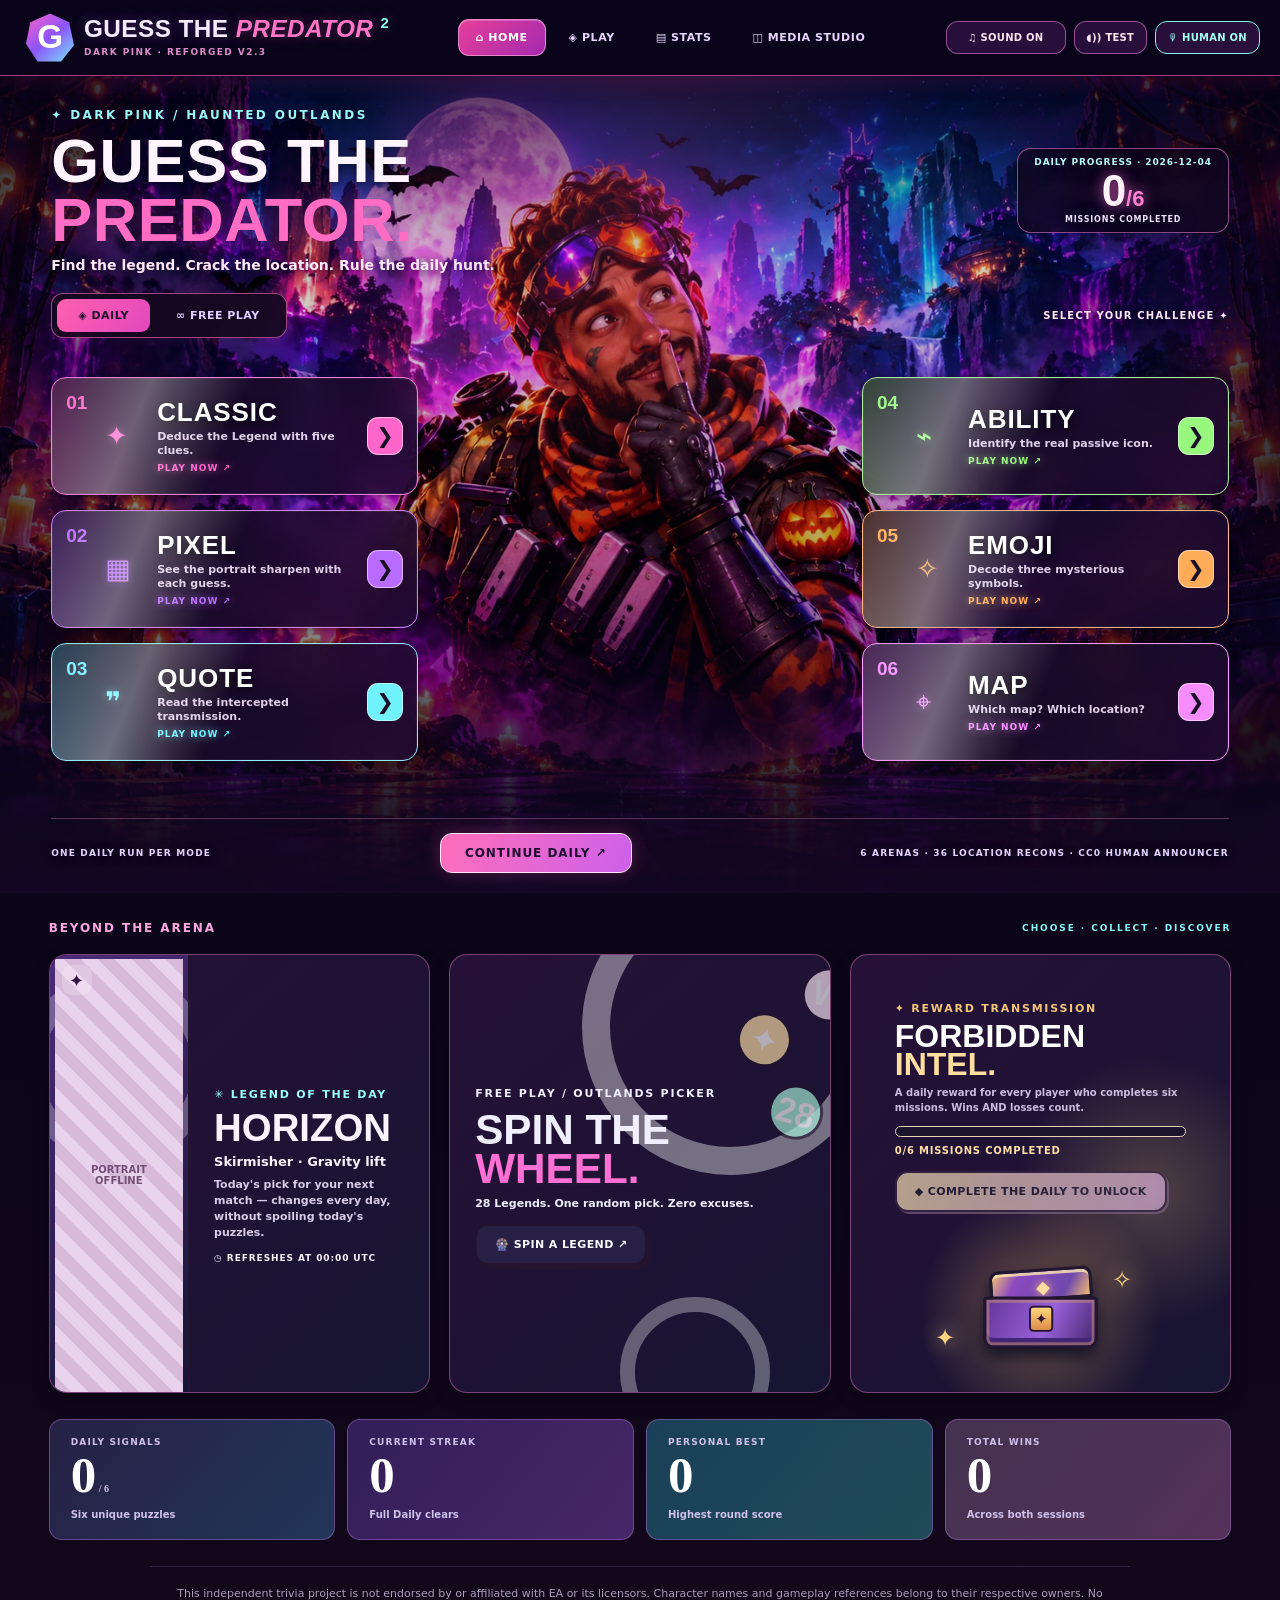
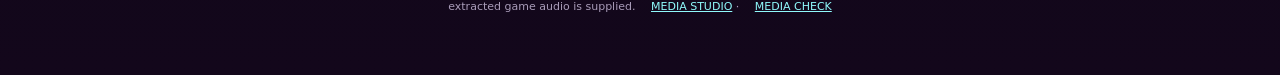
<file: index.html>
<!doctype html><html lang="en"><head><meta charset="utf-8"/><meta name="viewport" content="width=device-width,initial-scale=1"/><meta name="theme-color" content="#0b071b"/><meta name="description" content="Guess the Predator 2 — unofficial six-mode deduction arcade with Daily and Free Play."/><link rel="icon" href="./assets/favicon.svg" type="image/svg+xml"/><link rel="stylesheet" href="./styles.css?v=2.3.0"/><link rel="stylesheet" href="./pinkshift.css?v=2.3.0"/><link rel="stylesheet" href="./dark-pink-v23.css?v=2.3.0"/><title>Guess the Predator 2 — Dark Pink Reforged</title></head><body><div id="app"></div><script type="module" src="./src/app.mjs?v=2.3.0"></script></body></html>
</file>
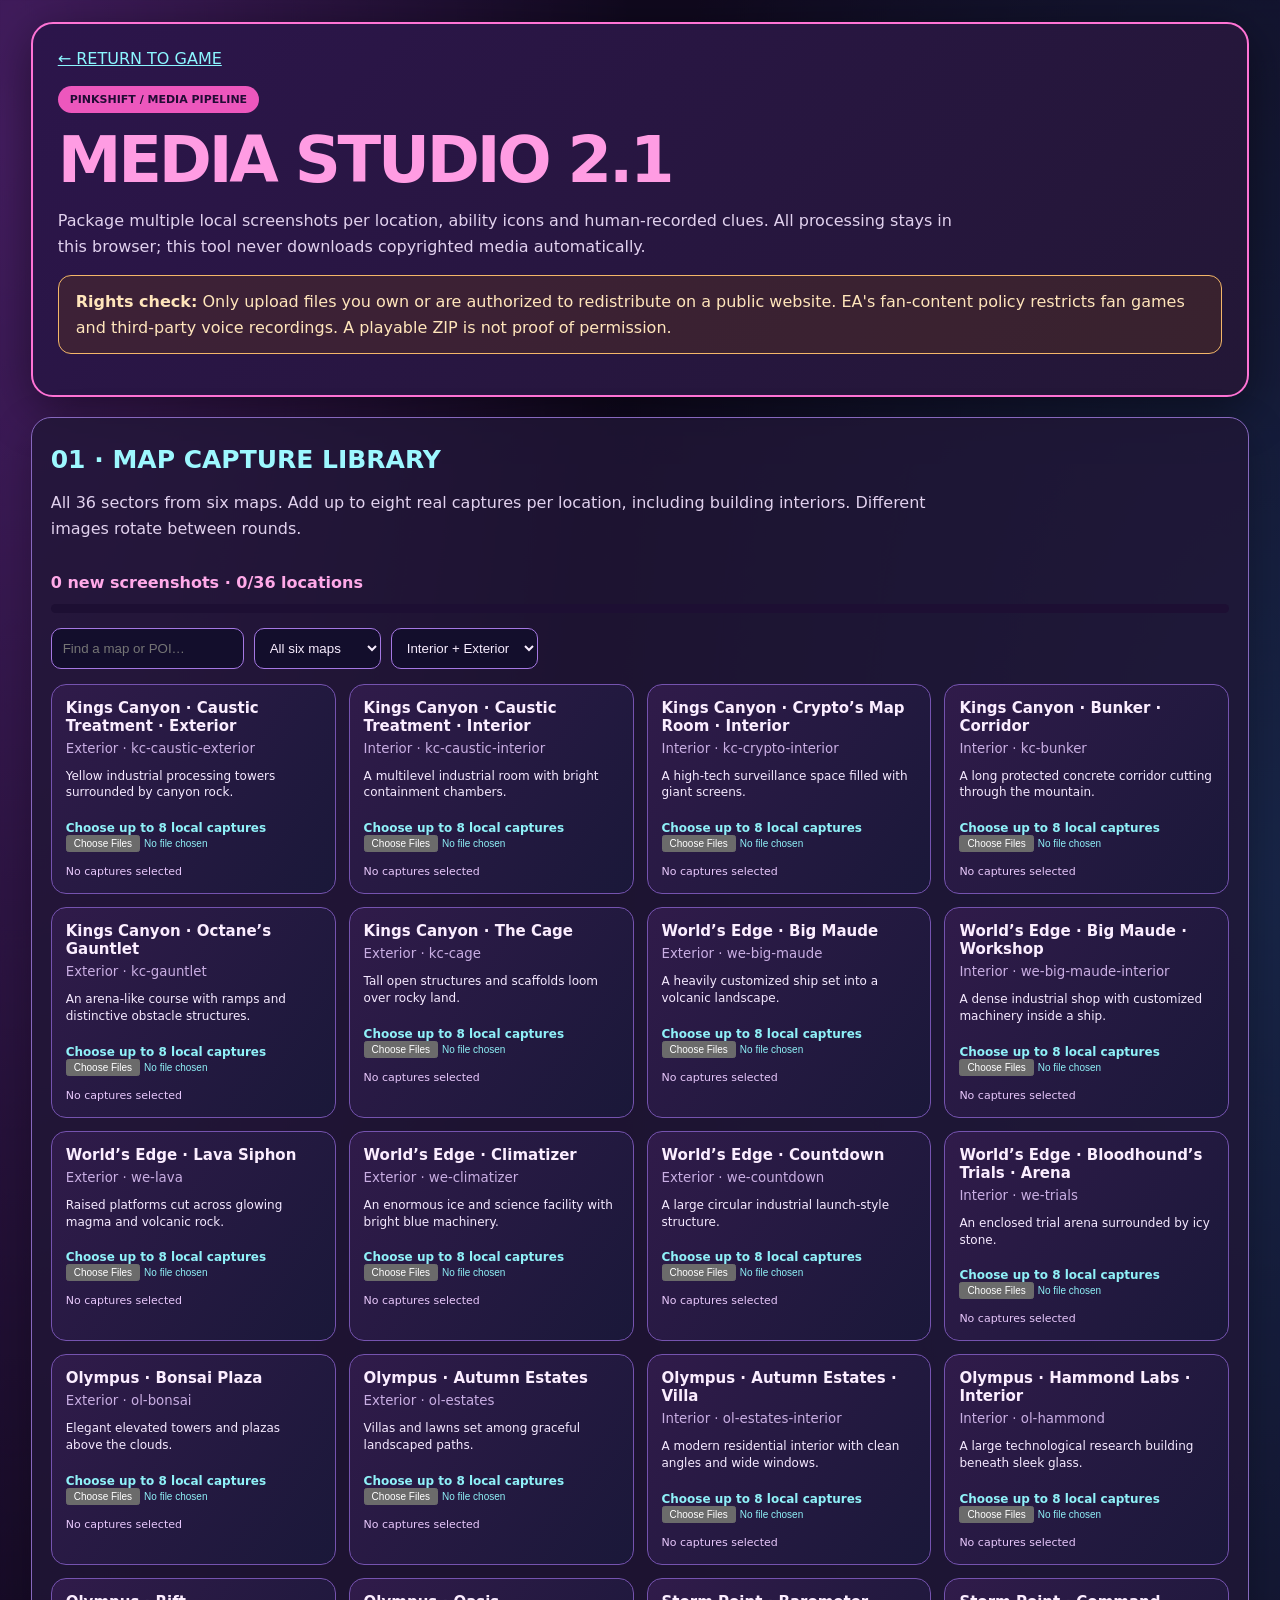
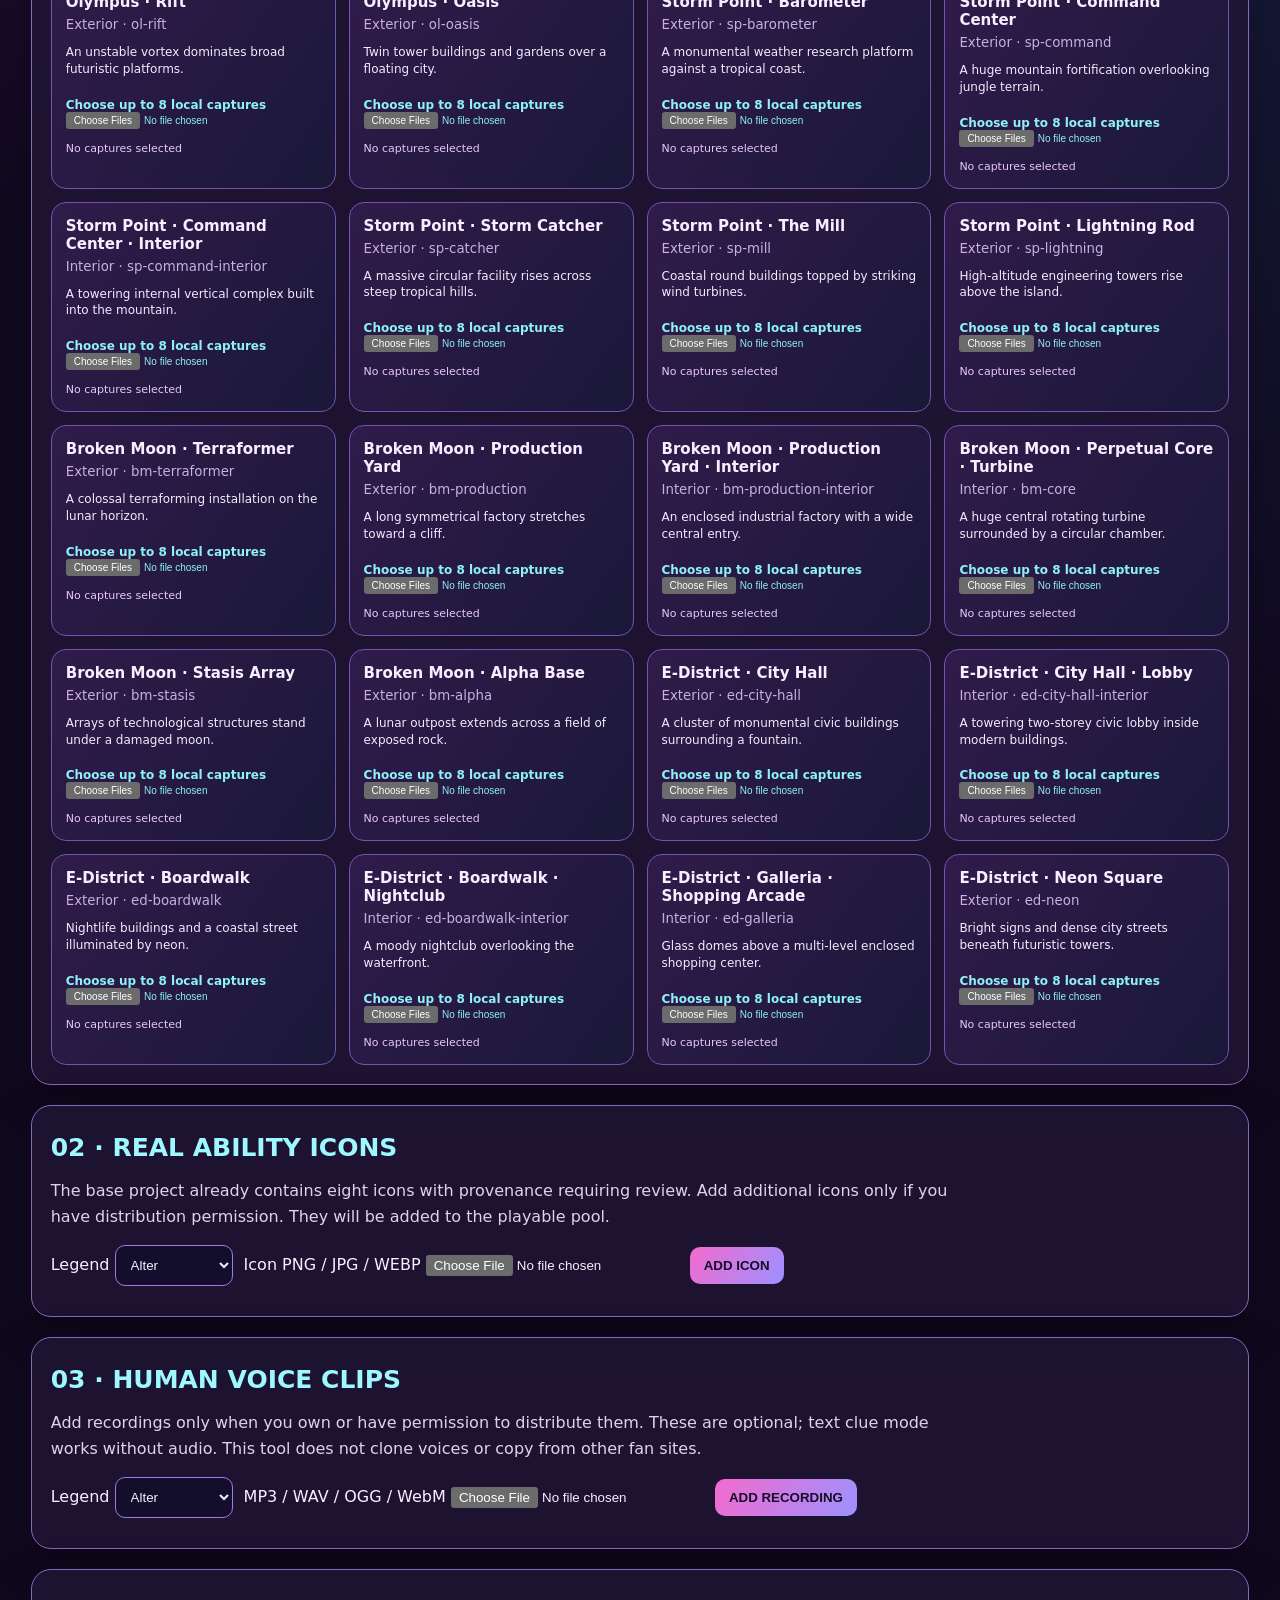
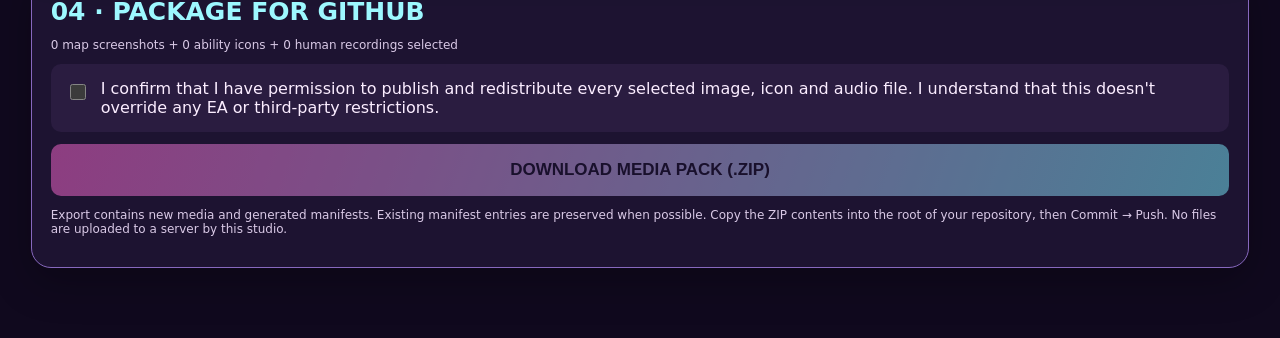
<file: MEDIA_STUDIO.html>
<!doctype html><html lang="en"><head><meta charset="utf-8"><meta name="viewport" content="width=device-width,initial-scale=1"><meta name="theme-color" content="#170624"><title>Pinkshift · Media Studio</title><style>
:root{color-scheme:dark;font-family:system-ui,-apple-system,'Segoe UI',sans-serif;background:#10091e;color:#fbedff}*{box-sizing:border-box}body{margin:0;min-width:320px;background:radial-gradient(ellipse at 0 4%,#722f9b88,transparent 35%),radial-gradient(ellipse at 100% 25%,#234e8466,transparent 40%),#10091e}main{max-width:1380px;margin:0 auto;padding:22px clamp(12px,2.4vw,36px) 70px}a{color:#8cf6ff}header{padding:25px;border:2px solid #ff73d5;border-radius:22px;background:linear-gradient(135deg,#2c154b,#231736);box-shadow:0 12px 50px #0007}h1{font-size:clamp(38px,5vw,70px);margin:15px 0 6px;letter-spacing:-.05em;line-height:1;color:#ff9ce3}h2{color:#9df8ff;font-size:25px;margin:8px 0}.subtitle{color:#e1d1ee;line-height:1.6;max-width:900px}.pill{display:inline-block;background:#ed57bd;border-radius:100px;padding:7px 12px;font-size:11px;font-weight:900;color:#220b35}.warning{padding:13px 17px;border:1px solid #f4b769;border-radius:13px;background:#56312270;color:#ffe5bb;line-height:1.6}.tool{margin-top:20px;border:1.5px solid #8768be;border-radius:20px;padding:19px;background:#201637c7;box-shadow:0 14px 40px #0004}.tool>header{padding:0;background:none;border:0;box-shadow:none}.tool-heading{display:flex;justify-content:space-between;gap:15px;align-items:center;flex-wrap:wrap}.count{color:#ffa9e8;font-weight:900}.filters{display:flex;flex-wrap:wrap;gap:10px;margin:15px 0}.filters input,.filters select,select{border:1px solid #a578e3;border-radius:10px;padding:11px;background:#130e2c;color:#f8edff;min-width:100px}.grid{display:grid;grid-template-columns:repeat(auto-fit,minmax(265px,1fr));gap:13px}.entry{border:1px solid #7553af;border-radius:15px;background:linear-gradient(125deg,#301b4a,#1a1839);padding:14px;min-width:0}.entry strong{display:block;font-size:15px}.entry small{display:block;color:#c9aee3;margin-top:6px}.entry p{font-size:12px;color:#f5e9ff;line-height:1.4;min-height:30px}.entry img{height:80px;width:130px;object-fit:cover;border-radius:9px}.entry .picgrid{display:flex;gap:7px;flex-wrap:wrap;margin:8px 0}.entry .pic{position:relative}.entry .remove{position:absolute;right:0;top:0;padding:4px 8px;background:#f55cac;color:white;line-height:1}.entry input[type=file]{max-width:100%;font-size:10px}.entry label{display:block;margin:8px 0;color:#8ff1f8;font-size:12px;font-weight:800}.entry .status{color:#e7c7fb;font-size:11px}.entry.ok{border-color:#68d9bd}button{background:linear-gradient(120deg,#f46ace,#9c91ff);border:0;border-radius:10px;padding:11px 14px;color:#160e28;cursor:pointer;font-weight:900}button:hover{filter:brightness(1.13)}button:disabled{opacity:.5;cursor:not-allowed}.formline{display:flex;gap:11px;flex-wrap:wrap;align-items:center;margin:11px 0}.voice-list{display:flex;gap:8px;flex-wrap:wrap}.clip{background:#38214d;border:1px solid #9b70cf;padding:10px;border-radius:10px}.clip button{padding:6px 8px;margin-left:6px}.rights{display:flex;align-items:flex-start;gap:12px;padding:15px;background:#2a1c40;border-radius:10px;margin-bottom:12px}.rights input{width:20px;height:20px;accent-color:#f174d5}#export{width:100%;font-size:17px;padding:16px;background:linear-gradient(110deg,#fd67d0,#78edfd)}.bar{width:100%;height:9px;border-radius:20px;background:#1d0f33;margin-top:12px;overflow:hidden}.bar span{display:block;width:0;height:100%;background:linear-gradient(90deg,#e565ef,#7bf4f8)}.mini-note{font-size:12px;color:#d9c9e6}.entry[hidden]{display:none}.previews{display:flex;flex-wrap:wrap;gap:10px;margin:9px 0}@media(max-width:500px){header{padding:16px}.tool{padding:12px}.grid{grid-template-columns:1fr}}
</style></head><body><main><header><a href="./index.html">← RETURN TO GAME</a><div style="margin-top:18px"><span class="pill">PINKSHIFT / MEDIA PIPELINE</span></div><h1>MEDIA STUDIO 2.1</h1><p class="subtitle">Package multiple local screenshots per location, ability icons and human-recorded clues. All processing stays in this browser; this tool never downloads copyrighted media automatically.</p><p class="warning"><b>Rights check:</b> Only upload files you own or are authorized to redistribute on a public website. EA's fan-content policy restricts fan games and third-party voice recordings. A playable ZIP is not proof of permission.</p></header>
<section class="tool"><div class="tool-heading"><div><h2>01 · MAP CAPTURE LIBRARY</h2><p class="subtitle">All 36 sectors from six maps. Add up to eight real captures per location, including building interiors. Different images rotate between rounds.</p></div><strong id="map-count" class="count">0 captures</strong></div><div class="bar"><span id="map-progress"></span></div><div class="filters"><input id="map-search" placeholder="Find a map or POI…" aria-label="Search locations"><select id="map-filter"><option value="">All six maps</option></select><select id="kind-filter"><option value="">Interior + Exterior</option><option>Interior</option><option>Exterior</option></select></div><div class="grid" id="map-rows"></div></section>
<section class="tool"><h2>02 · REAL ABILITY ICONS</h2><p class="subtitle">The base project already contains eight icons with provenance requiring review. Add additional icons only if you have distribution permission. They will be added to the playable pool.</p><div class="formline"><label>Legend <select id="ability-slug"></select></label><label>Icon PNG / JPG / WEBP <input id="ability-file" type="file" accept=".png,.jpg,.jpeg,.webp"></label><button id="add-ability">ADD ICON</button></div><div id="ability-list" class="voice-list"></div></section>
<section class="tool"><h2>03 · HUMAN VOICE CLIPS</h2><p class="subtitle">Add recordings only when you own or have permission to distribute them. These are optional; text clue mode works without audio. This tool does not clone voices or copy from other fan sites.</p><div class="formline"><label>Legend <select id="voice-slug"></select></label><label>MP3 / WAV / OGG / WebM <input id="voice-file" type="file" accept="audio/*,.mp3,.wav,.ogg,.webm"></label><button id="add-voice">ADD RECORDING</button></div><div id="voice-list" class="voice-list"></div></section>
<section class="tool"><h2>04 · PACKAGE FOR GITHUB</h2><p class="mini-note" id="status">No new media selected.</p><label class="rights"><input type="checkbox" id="rights"><span>I confirm that I have permission to publish and redistribute every selected image, icon and audio file. I understand that this doesn't override any EA or third-party restrictions.</span></label><button id="export" disabled>DOWNLOAD MEDIA PACK (.ZIP)</button><p class="mini-note">Export contains new media and generated manifests. Existing manifest entries are preserved when possible. Copy the ZIP contents into the root of your repository, then Commit → Push. No files are uploaded to a server by this studio.</p></section></main><script>
const entries=[{"id": "kc-caustic-exterior", "map": "Kings Canyon", "poi": "Caustic Treatment · Exterior", "kind": "Exterior", "file": "CausticTreatment 01.jpg", "clue": "Yellow industrial processing towers surrounded by canyon rock."}, {"id": "kc-caustic-interior", "map": "Kings Canyon", "poi": "Caustic Treatment · Interior", "kind": "Interior", "file": "CausticTreatment 02.jpg", "clue": "A multilevel industrial room with bright containment chambers."}, {"id": "kc-crypto-interior", "map": "Kings Canyon", "poi": "Crypto’s Map Room · Interior", "kind": "Interior", "file": "MapRoom 01.png", "clue": "A high-tech surveillance space filled with giant screens."}, {"id": "kc-bunker", "map": "Kings Canyon", "poi": "Bunker · Corridor", "kind": "Interior", "file": "", "clue": "A long protected concrete corridor cutting through the mountain."}, {"id": "kc-gauntlet", "map": "Kings Canyon", "poi": "Octane’s Gauntlet", "kind": "Exterior", "file": "Gauntlet 01.jpg", "clue": "An arena-like course with ramps and distinctive obstacle structures."}, {"id": "kc-cage", "map": "Kings Canyon", "poi": "The Cage", "kind": "Exterior", "file": "", "clue": "Tall open structures and scaffolds loom over rocky land."}, {"id": "we-big-maude", "map": "World’s Edge", "poi": "Big Maude", "kind": "Exterior", "file": "Big Maude 1.png", "clue": "A heavily customized ship set into a volcanic landscape."}, {"id": "we-big-maude-interior", "map": "World’s Edge", "poi": "Big Maude · Workshop", "kind": "Interior", "file": "", "clue": "A dense industrial shop with customized machinery inside a ship."}, {"id": "we-lava", "map": "World’s Edge", "poi": "Lava Siphon", "kind": "Exterior", "file": "S10 lavasiphon after.jpg", "clue": "Raised platforms cut across glowing magma and volcanic rock."}, {"id": "we-climatizer", "map": "World’s Edge", "poi": "Climatizer", "kind": "Exterior", "file": "", "clue": "An enormous ice and science facility with bright blue machinery."}, {"id": "we-countdown", "map": "World’s Edge", "poi": "Countdown", "kind": "Exterior", "file": "", "clue": "A large circular industrial launch-style structure."}, {"id": "we-trials", "map": "World’s Edge", "poi": "Bloodhound’s Trials · Arena", "kind": "Interior", "file": "", "clue": "An enclosed trial arena surrounded by icy stone."}, {"id": "ol-bonsai", "map": "Olympus", "poi": "Bonsai Plaza", "kind": "Exterior", "file": "S7 Olympus bonsaiplaza1.jpg", "clue": "Elegant elevated towers and plazas above the clouds."}, {"id": "ol-estates", "map": "Olympus", "poi": "Autumn Estates", "kind": "Exterior", "file": "S7 Olympus autumnestates.jpg", "clue": "Villas and lawns set among graceful landscaped paths."}, {"id": "ol-estates-interior", "map": "Olympus", "poi": "Autumn Estates · Villa", "kind": "Interior", "file": "", "clue": "A modern residential interior with clean angles and wide windows."}, {"id": "ol-hammond", "map": "Olympus", "poi": "Hammond Labs · Interior", "kind": "Interior", "file": "", "clue": "A large technological research building beneath sleek glass."}, {"id": "ol-rift", "map": "Olympus", "poi": "Rift", "kind": "Exterior", "file": "", "clue": "An unstable vortex dominates broad futuristic platforms."}, {"id": "ol-oasis", "map": "Olympus", "poi": "Oasis", "kind": "Exterior", "file": "", "clue": "Twin tower buildings and gardens over a floating city."}, {"id": "sp-barometer", "map": "Storm Point", "poi": "Barometer", "kind": "Exterior", "file": "S11 stormpoint barometer.png", "clue": "A monumental weather research platform against a tropical coast."}, {"id": "sp-command", "map": "Storm Point", "poi": "Command Center", "kind": "Exterior", "file": "S11 stormpoint commandcenter.jpg", "clue": "A huge mountain fortification overlooking jungle terrain."}, {"id": "sp-command-interior", "map": "Storm Point", "poi": "Command Center · Interior", "kind": "Interior", "file": "", "clue": "A towering internal vertical complex built into the mountain."}, {"id": "sp-catcher", "map": "Storm Point", "poi": "Storm Catcher", "kind": "Exterior", "file": "", "clue": "A massive circular facility rises across steep tropical hills."}, {"id": "sp-mill", "map": "Storm Point", "poi": "The Mill", "kind": "Exterior", "file": "", "clue": "Coastal round buildings topped by striking wind turbines."}, {"id": "sp-lightning", "map": "Storm Point", "poi": "Lightning Rod", "kind": "Exterior", "file": "", "clue": "High-altitude engineering towers rise above the island."}, {"id": "bm-terraformer", "map": "Broken Moon", "poi": "Terraformer", "kind": "Exterior", "file": "S15 brokenmoon terraformer.png", "clue": "A colossal terraforming installation on the lunar horizon."}, {"id": "bm-production", "map": "Broken Moon", "poi": "Production Yard", "kind": "Exterior", "file": "S15 brokenmoon productionyard.png", "clue": "A long symmetrical factory stretches toward a cliff."}, {"id": "bm-production-interior", "map": "Broken Moon", "poi": "Production Yard · Interior", "kind": "Interior", "file": "", "clue": "An enclosed industrial factory with a wide central entry."}, {"id": "bm-core", "map": "Broken Moon", "poi": "Perpetual Core · Turbine", "kind": "Interior", "file": "S15 brokenmoon perpetualcore.png", "clue": "A huge central rotating turbine surrounded by a circular chamber."}, {"id": "bm-stasis", "map": "Broken Moon", "poi": "Stasis Array", "kind": "Exterior", "file": "S15 brokenmoon stasisnetarray.png", "clue": "Arrays of technological structures stand under a damaged moon."}, {"id": "bm-alpha", "map": "Broken Moon", "poi": "Alpha Base", "kind": "Exterior", "file": "", "clue": "A lunar outpost extends across a field of exposed rock."}, {"id": "ed-city-hall", "map": "E-District", "poi": "City Hall", "kind": "Exterior", "file": "S22 cityhall.png", "clue": "A cluster of monumental civic buildings surrounding a fountain."}, {"id": "ed-city-hall-interior", "map": "E-District", "poi": "City Hall · Lobby", "kind": "Interior", "file": "", "clue": "A towering two-storey civic lobby inside modern buildings."}, {"id": "ed-boardwalk", "map": "E-District", "poi": "Boardwalk", "kind": "Exterior", "file": "S22 boardwalk.png", "clue": "Nightlife buildings and a coastal street illuminated by neon."}, {"id": "ed-boardwalk-interior", "map": "E-District", "poi": "Boardwalk · Nightclub", "kind": "Interior", "file": "", "clue": "A moody nightclub overlooking the waterfront."}, {"id": "ed-galleria", "map": "E-District", "poi": "Galleria · Shopping Arcade", "kind": "Interior", "file": "", "clue": "Glass domes above a multi-level enclosed shopping center."}, {"id": "ed-neon", "map": "E-District", "poi": "Neon Square", "kind": "Exterior", "file": "", "clue": "Bright signs and dense city streets beneath futuristic towers."}];
const roster=[{"slug": "alter", "name": "Alter"}, {"slug": "ash", "name": "Ash"}, {"slug": "axle", "name": "Axle"}, {"slug": "ballistic", "name": "Ballistic"}, {"slug": "bangalore", "name": "Bangalore"}, {"slug": "bloodhound", "name": "Bloodhound"}, {"slug": "catalyst", "name": "Catalyst"}, {"slug": "caustic", "name": "Caustic"}, {"slug": "conduit", "name": "Conduit"}, {"slug": "crypto", "name": "Crypto"}, {"slug": "fuse", "name": "Fuse"}, {"slug": "gibraltar", "name": "Gibraltar"}, {"slug": "horizon", "name": "Horizon"}, {"slug": "lifeline", "name": "Lifeline"}, {"slug": "loba", "name": "Loba"}, {"slug": "mad-maggie", "name": "Mad Maggie"}, {"slug": "mirage", "name": "Mirage"}, {"slug": "newcastle", "name": "Newcastle"}, {"slug": "octane", "name": "Octane"}, {"slug": "pathfinder", "name": "Pathfinder"}, {"slug": "rampart", "name": "Rampart"}, {"slug": "revenant", "name": "Revenant"}, {"slug": "seer", "name": "Seer"}, {"slug": "sparrow", "name": "Sparrow"}, {"slug": "valkyrie", "name": "Valkyrie"}, {"slug": "vantage", "name": "Vantage"}, {"slug": "wattson", "name": "Wattson"}, {"slug": "wraith", "name": "Wraith"}];
const chosen=new Map(), voices=new Map(), abilities=new Map();
const root=document.querySelector('#map-rows');
let existingMaps={}, existingVoiceExt={}, existingAbility={};
Promise.allSettled([import('./src/map_media_manifest.mjs'),import('./src/voice_manifest.mjs'),import('./src/ability_media_manifest.mjs')]).then(results=>{
 if(results[0].status==='fulfilled')existingMaps={...results[0].value.mapMediaManifest};
 if(results[1].status==='fulfilled')existingVoiceExt={...results[1].value.authorizedVoiceExt};
 if(results[2].status==='fulfilled')existingAbility={...results[2].value.installedAbilityFiles};
 showStatus();
});
for(const map of [...new Set(entries.map(e=>e.map))]){const o=document.createElement('option');o.textContent=map;o.value=map;document.getElementById('map-filter').append(o);}
for(const o of roster){for(const id of ['voice-slug','ability-slug']){const item=document.createElement('option');item.value=o.slug;item.textContent=o.name;document.getElementById(id).append(item)}}
const esc=s=>String(s).replace(/[&<>"']/g,c=>({'&':'&amp;','<':'&lt;','>':'&gt;','"':'&quot;',"'":'&#39;'}[c]));
function showStatus(){const photos=[...chosen.values()].reduce((s,x)=>s+x.length,0);document.querySelector('#map-count').textContent=`${photos} new screenshots · ${chosen.size}/36 locations`;
 document.querySelector('#map-progress').style.width=(chosen.size/entries.length*100)+'%';document.querySelector('#status').textContent=`${photos} map screenshots + ${abilities.size} ability icons + ${voices.size} human recordings selected`;
 document.querySelector('#export').disabled=(!photos&&!voices.size&&!abilities.size)||!document.querySelector('#rights').checked;}
document.querySelector('#rights').addEventListener('change',showStatus);
function filter(){const q=document.querySelector('#map-search').value.trim().toLowerCase(),m=document.querySelector('#map-filter').value,k=document.querySelector('#kind-filter').value;for(const el of root.querySelectorAll('.entry')){const o=entries.find(x=>x.id===el.dataset.id);el.hidden=!!((q&&!`${o.poi} ${o.map} ${o.id}`.toLowerCase().includes(q))||(m&&m!==o.map)||(k&&k!==o.kind));}}
for(const id of ['map-search','map-filter','kind-filter'])document.getElementById(id).addEventListener('input',filter);
function detect(bytes){const b=new Uint8Array(bytes);if(b.length<16)return null;if(b[0]===255&&b[1]===216&&b[2]===255)return'jpg';if([137,80,78,71,13,10,26,10].every((v,i)=>b[i]===v))return'png';if(String.fromCharCode(...b.slice(0,4))==='RIFF'&&String.fromCharCode(...b.slice(8,12))==='WEBP')return'webp';return null;}
async function checkImage(file,minW=320,minH=180){const buf=await file.arrayBuffer(),ext=detect(buf);if(!ext)throw Error('Unsupported image format');const img=await createImageBitmap(file);let w=img.width,h=img.height;img.close?.();if(w<minW||h<minH)throw Error('Image resolution too small');return {ext,w,h};}
function drawRow(el,item){const pix=el.querySelector('.picgrid');pix.innerHTML='';const imgs=chosen.get(item.id)||[];imgs.forEach((o,i)=>{const card=document.createElement('div');card.className='pic';const img=document.createElement('img');img.src=o.url;img.alt=`Capture ${i+1}`;const button=document.createElement('button');button.className='remove';button.title='Remove';button.textContent='×';button.onclick=()=>{URL.revokeObjectURL(o.url);imgs.splice(i,1);if(imgs.length)chosen.set(item.id,imgs);else chosen.delete(item.id);drawRow(el,item);showStatus();};card.append(img,button);pix.append(card)});el.classList.toggle('ok',imgs.length>0);el.querySelector('.status').textContent=`${imgs.length} / 8 capture angles selected`;}
entries.forEach(item=>{const el=document.createElement('article');el.className='entry';el.dataset.id=item.id;el.innerHTML=`<strong>${esc(item.map)} · ${esc(item.poi)}</strong><small>${esc(item.kind)} · ${esc(item.id)}</small><p>${esc(item.clue)}</p><div class="picgrid"></div><label>Choose up to 8 local captures <input type="file" accept="image/png,image/jpeg,image/webp" multiple></label><span class="status">No captures selected</span>`;root.append(el);el.querySelector('input').addEventListener('change',async e=>{const list=chosen.get(item.id)||[];for(const file of [...e.target.files].slice(0,8-list.length)){try{const {ext,w,h}=await checkImage(file);if(w/h<1.22)throw Error('Landscape captures only');const url=URL.createObjectURL(file);list.push({file,ext,url});}catch(err){alert(`${item.poi}: ${err.message}`);}}if(list.length)chosen.set(item.id,list);drawRow(el,item);showStatus();e.target.value='';});});
function addLine(listId,slug,file,holder){const list=document.getElementById(listId),row=document.createElement('div');row.className='clip';const label=document.createElement('span');label.textContent=`${slug}: ${file.name}`;row.append(label);
 if(holder===voices){const play=document.createElement('button');play.textContent='▶';play.onclick=()=>{const url=URL.createObjectURL(file);const sound=new Audio(url);sound.onended=()=>URL.revokeObjectURL(url);sound.play().catch(()=>URL.revokeObjectURL(url));};row.append(play)}
 const remove=document.createElement('button');remove.textContent='×';remove.onclick=()=>{holder.delete(slug);row.remove();showStatus();};row.append(remove);list.append(row);}
document.getElementById('add-voice').onclick=()=>{const slug=document.getElementById('voice-slug').value,file=document.getElementById('voice-file').files[0];if(!file)return alert('Choose audio');const ext=file.name.split('.').pop().toLowerCase();if(!['mp3','wav','ogg','webm'].includes(ext)||file.size>12e6)return alert('Unsupported audio file or size');voices.set(slug,{file,ext});document.getElementById('voice-list').innerHTML='';for(const [k,v]of voices)addLine('voice-list',k,v.file,voices);showStatus()};
document.getElementById('add-ability').onclick=async()=>{const slug=document.getElementById('ability-slug').value,file=document.getElementById('ability-file').files[0];if(!file)return alert('Choose an icon');try{const {ext}=await checkImage(file,32,32);abilities.set(slug,{file,ext});document.getElementById('ability-list').innerHTML='';for(const [k,v]of abilities)addLine('ability-list',k,v.file,abilities);showStatus();}catch(e){alert(e.message)}};
// ZIP STORE archive writer — entirely offline and dependency-free.
const enc=new TextEncoder();const crcTable=new Uint32Array(256);for(let n=0;n<256;n++){let c=n;for(let k=0;k<8;k++)c=c&1?0xedb88320^(c>>>1):c>>>1;crcTable[n]=c>>>0;}
function crc32(data){let c=0xffffffff;for(const b of data)c=crcTable[(c^b)&255]^(c>>>8);return(c^0xffffffff)>>>0;}
function u16(v){const a=new Uint8Array(2);new DataView(a.buffer).setUint16(0,v,true);return a;}function u32(v){const a=new Uint8Array(4);new DataView(a.buffer).setUint32(0,v>>>0,true);return a;}
function zip(files){const local=[],central=[];let offset=0,count=0;for(const [name,bytes]of files){const nameBytes=enc.encode(name),size=bytes.length,crc=crc32(bytes);const header=[u32(0x04034b50),u16(20),u16(0x0800),u16(0),u16(0),u16(0),u32(crc),u32(size),u32(size),u16(nameBytes.length),u16(0),nameBytes];local.push(...header,bytes);const c=[u32(0x02014b50),u16(20),u16(20),u16(0x0800),u16(0),u16(0),u16(0),u32(crc),u32(size),u32(size),u16(nameBytes.length),u16(0),u16(0),u16(0),u16(0),u32(0),u32(offset),nameBytes];central.push(...c);offset+=header.reduce((s,x)=>s+x.length,0)+size;count++;}const csize=central.reduce((s,x)=>s+x.length,0),end=[u32(0x06054b50),u16(0),u16(0),u16(count),u16(count),u32(csize),u32(offset),u16(0)];return new Blob([...local,...central,...end],{type:'application/zip'});}
document.getElementById('export').onclick=async()=>{const btn=document.getElementById('export');btn.disabled=true;btn.textContent='PREPARING PACK…';try{const files=[];const manifest={...existingMaps};for(const [id,list]of chosen){const out=[];for(let i=0;i<list.length;i++){const o=list[i],filename=`${id}${i?'-'+(i+1):''}.${o.ext}`;out.push(filename);files.push([`assets/maps/${filename}`,new Uint8Array(await o.file.arrayBuffer())]);}manifest[id]=out;}
 if(chosen.size)files.push(['src/map_media_manifest.mjs',enc.encode('export const mapMediaManifest = Object.freeze('+JSON.stringify(manifest,null,2)+');\n')]);
 const abilityManifest={...existingAbility};for(const [slug,o]of abilities){const file=`${slug}.${o.ext}`;abilityManifest[slug]=file;files.push([`assets/ability-icons/${file}`,new Uint8Array(await o.file.arrayBuffer())]);}
 if(abilities.size)files.push(['src/ability_media_manifest.mjs',enc.encode(`export const installedAbilityFiles = Object.freeze(${JSON.stringify(abilityManifest,null,2)});
`)]);
 const voiceFormats={...existingVoiceExt};for(const [slug,o]of voices){voiceFormats[slug]=o.ext;files.push([`assets/voices/${slug}.${o.ext}`,new Uint8Array(await o.file.arrayBuffer())]);}
 if(voices.size)files.push(['src/voice_manifest.mjs',enc.encode(`export const authorizedVoiceSlugs=Object.freeze(${JSON.stringify(Object.keys(voiceFormats))});
export const authorizedVoiceExt=Object.freeze(${JSON.stringify(voiceFormats)});
`)]);
 files.push(['MEDIA_IMPORT_INSTRUCTIONS.txt',enc.encode('Only publish media that you may legally redistribute. Copy this ZIP content to the repository root; commit, push, then visit MEDIA_DIAGNOSTIC.html to verify files. Do not delete existing assets or .git. Rights may still require permission from EA and other owners.\n')]);
 const output=zip(files),url=URL.createObjectURL(output);const a=document.createElement('a');a.href=url;a.download='GTP2_PINKSHIFT_MEDIA_PACK.zip';document.body.append(a);a.click();a.remove();setTimeout(()=>URL.revokeObjectURL(url),30000);}
 catch(e){alert('Export failed: '+e.message)}finally{btn.textContent='DOWNLOAD MEDIA PACK (.ZIP)';showStatus();}};
showStatus();
</script></body></html>
</file>
<file: styles.css>
:root{font-family:'DM Sans','Segoe UI',system-ui,sans-serif;color:#291339;background:#f4c3df;font-synthesis:none;text-rendering:optimizeLegibility;--ink:#2b173d;--muted:#6c5878;--pink:#f35eab;--hot:#ec4c9c;--pale:#fff3fa;--lav:#9a75e7;--lime:#b2f4d1;--blue:#afdffc;--border:rgba(49,24,64,.20);--shadow:5px 6px 0 #30183e}
*{box-sizing:border-box}html{scroll-behavior:smooth}body{margin:0;min-width:320px}button,input,select{font:inherit}button{cursor:pointer}button:disabled{cursor:not-allowed;opacity:.48;transform:none!important}a{color:inherit}button:focus-visible,input:focus-visible,select:focus-visible{outline:3px solid #fb57a6;outline-offset:3px}h1,h2,h3,p{margin-top:0}h1,h2,h3,.caps{font-family:'Barlow Condensed',Impact,sans-serif}body:before{content:"";position:fixed;inset:0;z-index:-3;background:radial-gradient(circle at 83% 14%,#ffe8a7 0,transparent 24%),radial-gradient(circle at 8% 44%,#d5abff 0,transparent 33%),radial-gradient(circle at 70% 82%,#ff93c8 0,transparent 34%),#f5c3e2}.wrap{width:min(1350px,calc(100% - 64px));margin-inline:auto}.app{position:relative;min-height:100vh;overflow:hidden}.app:before{content:"";position:fixed;inset:0;z-index:-2;pointer-events:none;opacity:.12;background:linear-gradient(90deg,#43234c 1px,transparent 1px),linear-gradient(#43234c 1px,transparent 1px);background-size:46px 46px;mask-image:linear-gradient(90deg,transparent,#000 30%,#000 80%,transparent)}.app:after{content:"";position:fixed;top:10%;right:-14%;width:42vw;height:42vw;pointer-events:none;border:70px solid #fa98cd22;border-radius:50%;z-index:-1}.app.no-motion *,.app.no-motion *:before,.app.no-motion *:after{animation:none!important;transition:none!important}
.top{height:83px;display:flex;align-items:center;justify-content:space-between;gap:18px;border-bottom:2px solid var(--ink);background:#fff6fadd;backdrop-filter:blur(12px);position:relative;z-index:8}.brand{display:flex;gap:11px;align-items:center;background:transparent;border:0;color:var(--ink);text-align:left;min-width:0}.brand-icon{display:grid;place-items:center;width:48px;height:48px;background:var(--ink);color:#ff83c5;font-size:30px;font-weight:900;clip-path:polygon(50% 0,100% 95%,0 95%);filter:drop-shadow(3px 3px 0 #e874b1)}.brand-text strong{font-family:'Barlow Condensed','Arial Narrow',Impact,sans-serif;font-size:25px;font-weight:900;letter-spacing:.01em;line-height:.9;display:block}.brand-text small{font-size:9px;letter-spacing:.15em;font-weight:900;color:#9b548e}.topnav,.top-actions{display:flex;gap:10px;align-items:center}.nav-item{background:transparent;border:0;border-radius:9px;padding:11px 13px;color:var(--ink);font-weight:900;font-size:11px;letter-spacing:.06em}.nav-item:hover,.nav-item.active{background:#ffdef0}.top-actions .switch{border-radius:9px;border:2px solid var(--ink);background:#fff;padding:10px 14px;font-size:10px;font-weight:900;box-shadow:2px 3px 0 var(--ink);white-space:nowrap}
.btn{border:2px solid var(--ink);background:#fff;color:var(--ink);padding:12px 18px;border-radius:13px;font-size:12px;font-weight:900;letter-spacing:.035em;box-shadow:4px 5px 0 var(--ink);transition:transform .16s ease,box-shadow .16s ease,background .16s ease;position:relative;isolation:isolate;overflow:hidden}.btn:hover:not(:disabled){transform:translate(-1px,-3px);box-shadow:5px 8px 0 var(--ink)}.btn:active:not(:disabled){transform:translate(3px,3px);box-shadow:1px 2px 0 var(--ink)}.btn:after{content:"";position:absolute;inset:-40%;transform:translateX(-180%) rotate(18deg);background:linear-gradient(90deg,transparent,#fff7,transparent);z-index:-1;transition:transform .6s}.btn:hover:after{transform:translateX(180%) rotate(18deg)}.btn.pink{background:#ff70af}.btn.dark{background:var(--ink);color:#fff5f9}.btn.lilac{background:#cbaaff}.btn.mint{background:#aff4d9}.btn.small{padding:9px 12px;border-radius:9px;box-shadow:2px 3px 0 var(--ink)}.btn.flat{box-shadow:none}.btn.ghost{background:#fff7fbac}.btn:disabled{box-shadow:2px 2px 0 #805f8c}
.pill{display:inline-flex;align-items:center;gap:7px;border:1.8px solid var(--ink);background:#fff1fa;border-radius:99px;padding:6px 11px;font-size:10px;font-weight:900;letter-spacing:.11em}.mini-dot{width:8px;height:8px;background:#22b385;border-radius:50%;box-shadow:0 0 0 3px #b8f7d9}.lead{font-size:14px;line-height:1.7;color:#5c3e6a;max-width:530px}.hero{display:grid;grid-template-columns:1fr 0.92fr;gap:29px;padding-top:42px;align-items:stretch}.hero-copy{padding:46px 0 30px}.hero h1{font-size:clamp(80px,10vw,148px);font-weight:900;line-height:.78;letter-spacing:-.02em;margin:25px 0 28px}.hero h1 span{color:#ef3c98;text-shadow:3px 4px 0 #4c2557}.hero .lead{font-size:17px}.hero-actions{display:flex;flex-wrap:wrap;gap:12px;margin:26px 0}.kicker{font-size:11px;letter-spacing:.16em;font-weight:900;color:#9b356e}.hero-post{font-size:10px;color:#8c5d7b;font-weight:800;letter-spacing:.07em}.hero-stage{min-height:430px;position:relative;background:linear-gradient(145deg,#bd94fc,#ff9ece 62%,#ffc4da);border:3px solid var(--ink);box-shadow:8px 9px 0 var(--ink);border-radius:24px;overflow:hidden;isolation:isolate}.stage-grid{position:absolute;inset:0;background:linear-gradient(90deg,#fff3 1px,transparent 1px),linear-gradient(#fff3 1px,transparent 1px);background-size:40px 40px;opacity:.4}.stage-ring{position:absolute;width:420px;height:420px;border:32px solid #ffffff55;top:6%;left:12%;border-radius:50%}.stage-star{position:absolute;right:25px;top:22px;font-size:52px;color:#39194c;transform:rotate(-15deg)}.stage-badge{position:absolute;top:27px;left:27px;background:#fff5f9;border:2px solid var(--ink);border-radius:8px;padding:10px 14px;font-size:10px;font-weight:900;letter-spacing:.16em;box-shadow:3px 4px 0 var(--ink);z-index:2}.stage-silhouette{position:absolute;inset:40px 15% 0;display:flex;align-items:flex-end;justify-content:center;z-index:1}.stage-silhouette .portrait-holder{height:105%;width:95%;filter:drop-shadow(5px 4px 0 #35113a33)}.stage-silhouette .portrait-holder img{width:100%;height:100%;object-fit:contain;object-position:bottom}.stage-silhouette.ghost-a{transform:translateX(-17%) scale(.92);opacity:.21;mix-blend-mode:screen;animation:echoLeft 8s ease-in-out infinite}.stage-silhouette.ghost-b{transform:translateX(19%) scale(.94);opacity:.18;mix-blend-mode:screen;animation:echoRight 8s ease-in-out infinite}.stage-silhouette.main{animation:heroBob 8s ease-in-out infinite}.stage-caption{position:absolute;left:20px;bottom:19px;z-index:2;background:var(--ink);color:#fff;padding:10px 16px;border-radius:8px;font-size:12px;font-weight:900}.stage-small{position:absolute;right:22px;bottom:24px;z-index:2;color:#fff;font-size:15px;font-weight:900}
@keyframes heroBob{50%{transform:translateX(-3%) translateY(-8px)}}@keyframes echoLeft{50%{transform:translateX(-28%) scale(.91);opacity:.29}}@keyframes echoRight{50%{transform:translateX(26%) scale(.94);opacity:.10}}
.dash{display:grid;grid-template-columns:repeat(4,1fr);gap:14px;margin:35px 0}.stat{background:#fff7fa;border:2px solid var(--ink);border-radius:16px;padding:17px 21px;box-shadow:4px 5px 0 var(--ink);min-height:105px}.stat:nth-child(2){background:#dbb9ff}.stat:nth-child(3){background:#bdf2df}.stat:nth-child(4){background:#ffd9aa}.stat label{display:block;color:#754c7c;font-size:9px;font-weight:900;letter-spacing:.13em}.stat strong{display:block;font-family:'Barlow Condensed';font-size:51px;font-weight:900;line-height:1.1}.stat small{font-size:10px;color:#754c7c;font-weight:800}
.section-head{display:flex;align-items:end;justify-content:space-between;gap:10px;margin:49px 0 18px}.section-head h2{font-size:64px;font-weight:900;line-height:.9;margin:7px 0}.section-head h2 span{color:#ee4196}.section-head p{margin:0;color:#734f77;font-size:12px}.session-tabs{display:inline-flex;background:#fff4fa;padding:5px;border:2px solid var(--ink);border-radius:13px;gap:4px}.session-tabs button{border:0;padding:10px 16px;border-radius:8px;font-weight:900;font-size:11px;background:transparent;color:#6d4d75}.session-tabs button.active{background:var(--ink);color:#fff}
.mode-grid{display:grid;grid-template-columns:repeat(5,minmax(0,1fr));gap:13px;margin-bottom:70px}.mode-tile{border:2px solid var(--ink);background:var(--tile);border-radius:18px;padding:19px 17px 17px;text-align:left;min-width:0;min-height:290px;display:flex;flex-direction:column;align-items:flex-start;justify-content:space-between;box-shadow:5px 6px 0 var(--ink);transition:transform .18s,box-shadow .18s;position:relative;overflow:hidden}.mode-tile:hover{transform:translateY(-6px) rotate(-1deg);box-shadow:7px 12px 0 var(--ink)}.mode-tile:after{content:"";width:160px;height:160px;position:absolute;top:27px;right:-83px;border:16px solid #fff7;border-radius:50%;pointer-events:none}.mode-index{font-size:10px;font-weight:900;letter-spacing:.16em;background:#fff8;padding:7px 8px;border-radius:8px}.mode-icon{align-self:center;font-size:90px;font-family:'Barlow Condensed',Impact,sans-serif;line-height:1;color:#341341;text-shadow:4px 4px 0 #ffffff88;transform:rotate(-8deg);transition:transform .22s}.mode-tile:hover .mode-icon{transform:rotate(0deg) scale(1.14)}.mode-bottom h3{font-size:42px;line-height:.9;margin:0 0 7px;word-break:normal}.mode-bottom p{font-size:11px;font-weight:600;color:#493352;margin:0;line-height:1.55}.mode-bottom small{display:block;margin:10px 0 0;font-weight:900;font-size:9px;letter-spacing:.07em}
.home-footer{font-size:10px;color:#6e5576;padding:25px 0 40px;border-top:2px solid #381e4e44;text-align:center;font-weight:800}.home-footer a{text-decoration:underline}
.game{padding:22px 0 65px}.game-topline{display:flex;justify-content:space-between;align-items:center;gap:12px}.tiny-link{background:transparent;border:0;font-size:11px;font-weight:900;color:#583664;padding:11px 0}.game-titlebar{display:flex;align-items:center;justify-content:space-between;gap:15px;margin:13px 0 12px}.game-titlebar h1{font-size:clamp(49px,6vw,77px);font-weight:900;line-height:.9;margin:4px 0 8px}.game-titlebar p{font-size:12px;margin:0;color:#714e7a}.game-status{display:flex;align-items:center;gap:12px;flex-wrap:wrap;justify-content:flex-end}.game-timer{display:flex;gap:7px;align-items:center;background:#fff2f7;border:2px solid var(--ink);border-radius:12px;padding:11px 13px;font-family:'Barlow Condensed';font-size:27px;font-weight:900;box-shadow:3px 4px 0 var(--ink);white-space:nowrap}.game-timer.urgent{background:#ff7fa3;animation:timerPulse .9s ease-in-out infinite}@keyframes timerPulse{50%{box-shadow:0 0 0 4px #ff669d66,3px 4px 0 var(--ink)}}.game-timer i{font-style:normal;font-size:20px}.game-attempts{font-family:'Barlow Condensed';font-size:30px;line-height:1;font-weight:900;background:#cba9f9;padding:11px 13px;border-radius:12px;border:2px solid var(--ink);box-shadow:3px 4px 0 var(--ink)}
.mode-rail{display:grid;grid-template-columns:repeat(5,1fr);gap:8px;margin-bottom:14px}.mode-tab{display:flex;align-items:center;gap:9px;padding:10px 13px;border-radius:12px;background:#fff4fa;border:2px solid #47295188;color:#62436c;text-align:left;font-size:11px;font-weight:900}.mode-tab b{font-size:18px;line-height:1}.mode-tab.active{background:var(--tile);border-color:var(--ink);color:var(--ink);box-shadow:3px 4px 0 var(--ink)}.mode-tab.done:after{content:'✓';font-size:15px;margin-left:auto;color:#179b6d}
.style-strip{display:flex;gap:12px;flex-wrap:wrap;align-items:center;justify-content:space-between;margin-bottom:16px;background:#fff9fc;border:2px solid #3d204f88;padding:11px 15px;border-radius:13px}.style-strip strong{font-size:11px;letter-spacing:.08em}.style-strip .style-description{font-size:10px;color:#76507b}.style-options{display:flex;align-items:center;gap:5px}.segment{border:1.6px solid #68446f;background:transparent;border-radius:9px;padding:8px 12px;font-size:10px;font-weight:900;color:#744d7c}.segment.active{background:var(--ink);color:#fff}.segment:disabled{opacity:.55}.style-strip .rush-btn{background:#ffe0ee;border-color:#ee4c91}.style-strip .rush-btn.active{background:#ff6daa;border-color:var(--ink);color:var(--ink)}
.game-layout{display:grid;grid-template-columns:minmax(0,2fr) minmax(0,3fr);gap:17px;align-items:stretch}.clue-card,.guess-card{min-width:0;border:2px solid var(--ink);border-radius:19px;box-shadow:5px 6px 0 var(--ink);overflow:hidden;background:#fff7fc}.panel-top{padding:11px 16px;display:flex;align-items:center;justify-content:space-between;border-bottom:2px solid #37223e44;background:#dfb8fa;font-size:10px;font-weight:900;letter-spacing:.1em}.panel-top small{font-size:9px;color:#694171;font-weight:900}.clue-card .panel-top{background:#edb6e1}.clue-visual{position:relative;height:382px;display:grid;place-items:center;overflow:hidden;background:linear-gradient(145deg,#ead4ff,#fdb7d7 58%,#ffc8c8)}.clue-visual:before{content:"";position:absolute;width:300px;height:300px;border:28px solid #fff8;border-radius:50%;transform:rotate(-14deg)}.clue-visual .classified-mark{position:relative;z-index:2;text-align:center;background:#2c163c;color:#fff7fa;padding:22px 20px;border-radius:15px;border:2px solid #ff7dbe;box-shadow:8px 9px 0 #35174450;transform:rotate(-3deg);width:min(84%,340px)}.classified-mark strong{display:block;font-family:'Barlow Condensed';font-size:56px;line-height:.91;font-weight:900}.classified-mark small{font-size:11px;letter-spacing:.16em;color:#fab1dd}.clue-foot{display:flex;gap:10px;align-items:center;justify-content:space-between;padding:12px 17px;font-size:11px;background:#fff5fb;font-weight:900;color:#6f4a79;min-height:49px}.visual-quote{padding:34px 30px;align-content:center;background:linear-gradient(135deg,#d5b7ff,#ff9cce)}.visual-quote .quote-glyph{position:absolute;top:-29px;left:20px;font-size:176px;color:#fff7;line-height:1}.visual-quote blockquote{position:relative;font-family:'Barlow Condensed';font-size:clamp(31px,3vw,48px);font-weight:700;line-height:1.03;text-align:center;margin:0;color:#321941;z-index:1}.visual-ability{text-align:center;padding:24px}.ability-pictogram{display:grid;place-items:center;width:132px;height:132px;margin:5px auto 10px;background:#fff3f9;border:3px solid var(--ink);box-shadow:6px 7px 0 #3e2255;border-radius:26px;transform:rotate(-6deg);font-size:90px;color:#e43f97}.ability-text{font-family:'Barlow Condensed';font-size:31px;line-height:1.08;font-weight:800;max-width:405px}.visual-emoji{display:flex;flex-wrap:wrap;justify-content:center;align-items:center;align-content:center;gap:12px;padding:25px}.emoji-token{font-size:40px;display:grid;place-items:center;width:79px;height:79px;border:2px solid var(--ink);border-radius:13px;background:#fff2fa;box-shadow:3px 4px 0 var(--ink)}.emoji-token.locked{background:#d4a6cf;color:#7c527e;font-size:33px}.visual-pixel{background:linear-gradient(140deg,#c39ff4,#ed9acf 55%,#ffbfcc);overflow:hidden}.pixel-art{width:100%;height:100%;display:grid;place-items:center;position:relative;overflow:hidden}.pixel-art .portrait-holder{width:var(--pixel-size,70px);height:var(--pixel-size,70px);min-width:var(--pixel-size,70px);min-height:var(--pixel-size,70px);position:absolute;top:50%;left:50%;transform:translate(-50%,-50%) scale(var(--pixel-scale,5.5));image-rendering:pixelated}.pixel-art .portrait-holder img{width:100%;height:100%;object-fit:cover;image-rendering:pixelated}.pixel-dots{position:absolute;inset:0;background:linear-gradient(90deg,#301c4b08 1px,transparent 1px),linear-gradient(#301c4b08 1px,transparent 1px);background-size:14px 14px;pointer-events:none}.pixel-caption{position:absolute;bottom:15px;right:18px;border:2px solid var(--ink);background:#fff3f9;padding:8px 13px;font-size:11px;font-weight:900;border-radius:9px;z-index:3}.portrait-holder{display:flex;align-items:center;justify-content:center;position:relative}.portrait-holder img{width:100%;height:100%;object-fit:cover;display:block}.portrait-unavailable{width:100%;height:100%;display:flex;flex-direction:column;justify-content:center;align-items:center;background:repeating-linear-gradient(45deg,#d7bad9,#d7bad9 12px,#e9d2eb 12px,#e9d2eb 24px);font-size:10px;font-weight:900;color:#734f76;text-align:center;padding:10px}
.guess-card .guess-body{padding:19px 22px 20px}.guess-top{display:flex;align-items:center;justify-content:space-between;gap:10px;margin-bottom:9px}.guess-top h2{font-size:41px;line-height:.96;margin:0}.guess-top small{font-size:10px;font-weight:900;color:#8c618f;letter-spacing:.11em}.search-wrap{position:relative;display:flex;align-items:center;gap:9px}.search-wrap input{min-width:0;flex:1;border:2px solid var(--ink);background:#fffafc;color:var(--ink);border-radius:12px;padding:14px;font-size:14px;font-weight:700;box-shadow:inset 0 2px 0 #eacbe1}.search-wrap .btn{padding:14px}.search-list{position:absolute;top:58px;left:0;right:0;z-index:10;max-height:260px;overflow:auto;border:2px solid var(--ink);border-radius:12px;background:#fff9fc;box-shadow:4px 6px 0 var(--ink)}.search-result{width:100%;display:flex;align-items:center;gap:11px;padding:8px 12px;background:#fff;border:0;border-bottom:1px solid #e7cee7;text-align:left;color:var(--ink);font-size:12px;font-weight:900}.search-result:hover{background:#ffdfed}.search-result .portrait-holder{width:35px;height:37px;flex-shrink:0;border:1px solid #ad79b0;border-radius:7px;overflow:hidden}.search-result small{margin-left:auto;color:#9e6d9d;font-size:9px}.guess-tools{display:flex;gap:9px;align-items:center;flex-wrap:wrap;margin:11px 0 13px}.guess-tools .btn{font-size:10px}.guess-tools small{font-size:10px;color:#916996;font-weight:800}.flash{background:#fff0f6;border:2px solid #ef9bd2;border-radius:11px;padding:10px 12px;display:flex;align-items:center;gap:10px;margin:13px 0;min-height:54px;font-size:11px;font-weight:900}.flash.good{border-color:#27865f;background:#dcffe9}.flash.bad{border-color:#d24d77;background:#ffe3ed}.flash .signal-mark{font-size:23px;flex:0 0 24px}.flash strong{display:block;font-size:12px}.flash small{color:#794a77;font-size:10px}.flash.idle{color:#7c537e}.scanner-head{display:flex;align-items:center;justify-content:space-between;margin:18px 0 8px;gap:9px}.scanner-head strong{font-size:10px;letter-spacing:.08em;font-weight:900}.scanner-head small{font-size:9px;font-weight:900;color:#845c88}.scanner{display:grid;grid-template-columns:repeat(5,minmax(0,1fr));gap:6px}.scan-cell{display:flex;flex-direction:column;justify-content:space-between;align-items:center;text-align:center;padding:11px 4px 9px;border-radius:10px;border:1.8px solid #795480;background:#f4e3f3;min-height:91px;gap:5px;overflow:hidden}.scan-cell small{font-size:8px;letter-spacing:.02em;font-weight:900}.scan-cell strong{font-family:'Barlow Condensed';font-size:clamp(13px,1.4vw,19px);font-weight:800;line-height:1.02;overflow-wrap:anywhere}.scan-cell span{font-size:8px;font-weight:900}.scan-cell.good{background:#aaf2d1;border-color:#167754;color:#174c38}.scan-cell.bad{background:#ffc0d0;border-color:#b3326d;color:#731746}.scan-cell.hinted{background:#f8db9e;border-color:#9f6420;color:#6d4014}.scan-cell.unknown{opacity:.7}.scan-cell.new{animation:popIn .35s cubic-bezier(.19,1.4,.45,1)}@keyframes popIn{0%{transform:scale(.90)}65%{transform:scale(1.04)}100%{transform:scale(1)}}
.hint-row{display:flex;gap:10px;align-items:center;justify-content:space-between;flex-wrap:wrap;margin:13px 0 10px}.hint-row .btn{padding:9px 12px;font-size:10px}.hint-row small{font-size:10px;color:#7e5785;font-weight:800}.tried-list{display:flex;flex-wrap:wrap;gap:5px;margin-top:11px}.tried-list .used{border-radius:7px;background:#eccee3;border:1px solid #916a9a;padding:5px 8px;font-size:9px;font-weight:900}.tried-list .used:after{content:' ×';color:#a33b73}.end-panel{text-align:center;padding:22px 14px 0}.end-panel .rank{display:grid;place-items:center;border-radius:20px;background:#ff91c0;border:3px solid var(--ink);box-shadow:6px 7px 0 var(--ink);width:91px;height:91px;margin:0 auto 16px;font-family:'Barlow Condensed';font-size:70px;font-weight:900;transform:rotate(-5deg)}.end-panel h2{font-size:55px;line-height:.9;margin:0 0 10px}.end-panel p{font-size:12px;color:#714678;line-height:1.6}.end-actions{display:flex;gap:9px;justify-content:center;flex-wrap:wrap;margin-top:16px}.answer-tag{display:flex;align-items:center;justify-content:center;gap:10px;margin:13px 0}.answer-tag .portrait-holder{width:70px;height:73px;border-radius:12px;overflow:hidden;border:2px solid var(--ink)}.answer-tag strong{font-size:22px;font-weight:900}.game-bottom{display:grid;grid-template-columns:1.15fr 1fr;gap:15px;margin-top:18px}.bottom-card{background:#fff7fb;border:2px solid var(--ink);border-radius:16px;padding:16px 18px;box-shadow:3px 4px 0 var(--ink)}.bottom-card h3{font-size:26px;margin:0 0 6px}.bottom-card p{font-size:11px;color:#765880;margin:0;line-height:1.6}.bottom-card .signal-log{display:flex;flex-wrap:wrap;gap:7px;margin-top:10px}.log-item{padding:7px 10px;border-radius:8px;border:1.5px solid #aa6d9d;background:#f9e3ed;font-size:10px;font-weight:800}.log-item.match{background:#c2f5db;border-color:#539b77}.log-item.mismatch{background:#ffd7e5;border-color:#cb7690}
.records{padding:62px 0}.records h1{font-size:clamp(74px,11vw,123px);margin:8px 0 12px;line-height:.82}.records .lead{max-width:700px}.records .dash{margin-top:28px}.record-rows{display:grid;gap:8px;max-width:720px;margin:25px 0}.record-row{display:flex;justify-content:space-between;align-items:center;gap:10px;border:2px solid #54315688;border-radius:12px;padding:12px 16px;background:#fff5fb;font-size:12px;font-weight:900}
.picker-backdrop{position:fixed;inset:0;background:#24112bdd;z-index:25;display:grid;place-items:center;padding:18px;backdrop-filter:blur(7px)}.picker{width:min(1060px,100%);height:min(720px,calc(100vh - 32px));display:flex;flex-direction:column;background:#fff6fb;border:3px solid var(--ink);border-radius:21px;box-shadow:12px 12px 0 #120b20;overflow:hidden}.picker-header{display:flex;justify-content:space-between;gap:15px;align-items:center;padding:19px 24px;background:#f4a6d4;border-bottom:2px solid var(--ink)}.picker-header h2{font-size:47px;line-height:.85;margin:4px 0}.picker-header p{font-size:11px;margin:7px 0 0;color:#6a3f65;font-weight:700}.picker-search{display:flex;align-items:center;gap:9px;padding:13px 22px}.picker-search input{flex:1;min-width:0;border:2px solid var(--ink);border-radius:11px;padding:12px 14px;background:#fff;font-size:13px;font-weight:700}.picker-search select{border:2px solid var(--ink);border-radius:10px;padding:11px;background:#fff;font-size:11px;font-weight:900}.class-filters{display:flex;gap:7px;overflow-x:auto;padding:0 22px 13px;scrollbar-width:thin}.filter-btn{border:2px solid #824d7a;color:#5c3864;background:#fff9fc;border-radius:999px;padding:9px 12px;white-space:nowrap;font-size:10px;font-weight:900}.filter-btn.active{background:#ed5fa5;border-color:var(--ink);color:#291439}.filter-btn:hover{background:#ffe4f0}.picker-count{padding:0 24px 8px;font-size:10px;font-weight:900;color:#7f5a86}.picker-grid{display:grid;grid-template-columns:repeat(6,minmax(0,1fr));gap:10px;padding:11px 22px 22px;overflow-y:auto;align-content:start}.picker-legend{border:2px solid #673d6d;background:#fce5f4;border-radius:12px;min-width:0;overflow:hidden;text-align:left;color:#3e214d;padding:0;box-shadow:2px 3px 0 #512b58;transition:transform .18s,box-shadow .18s}.picker-legend:hover{transform:translateY(-4px);box-shadow:3px 7px 0 #512b58}.picker-legend .portrait-holder{height:126px;background:linear-gradient(155deg,#dbb6f4,#f9bddc);width:100%}.picker-legend strong{display:block;font-size:12px;font-weight:900;padding:9px 9px 0;white-space:nowrap;overflow:hidden;text-overflow:ellipsis}.picker-legend small{display:block;font-size:9px;color:#80588a;padding:2px 9px 10px;font-weight:800}.picker-empty{grid-column:1/-1;font-size:14px;text-align:center;padding:38px;color:#6e4a7b}
.toast{position:fixed;z-index:30;right:22px;bottom:22px;background:#261536;color:#fff;border:2px solid #ffa6d2;padding:12px 16px;border-radius:12px;box-shadow:4px 5px 0 #9f3f82;font-size:12px;font-weight:900;max-width:min(400px,calc(100% - 44px))}.app.no-motion .scan-cell.new{animation:none}.app.no-motion .mode-tile:hover{transform:none}.app.no-motion .hero-stage .stage-silhouette{animation:none}
@media(max-width:1200px){.wrap{width:calc(100% - 40px)}.mode-grid{gap:10px}.mode-tile{padding:15px 12px;min-height:256px}.mode-bottom h3{font-size:36px}.mode-icon{font-size:76px}.game-layout{grid-template-columns:minmax(0,2fr) minmax(0,3fr)}.clue-visual{height:355px}.picker-grid{grid-template-columns:repeat(5,1fr)}}
@media(max-width:950px){.topnav{display:none}.hero{grid-template-columns:1fr 1fr}.hero h1{font-size:clamp(76px,11vw,100px)}.hero-stage{min-height:380px}.dash{grid-template-columns:repeat(2,1fr)}.mode-grid{grid-template-columns:repeat(3,1fr)}.mode-tile{min-height:240px}.game-layout{grid-template-columns:1fr}.clue-visual{height:290px}.guess-card .guess-body{padding:18px}.picker-grid{grid-template-columns:repeat(4,1fr)}.mode-rail{gap:5px}.mode-tab{font-size:9px;padding:9px 7px}}
@media(max-width:600px){.wrap{width:calc(100% - 24px)}.top{height:70px;gap:8px}.brand-icon{width:37px;height:37px;font-size:24px}.brand-text strong{font-size:19px}.brand-text small{font-size:7px}.top-actions .switch{padding:8px;font-size:9px}.top-actions{gap:6px}.hero{grid-template-columns:1fr;padding-top:17px;gap:12px}.hero-copy{padding:18px 0 0}.hero h1{font-size:clamp(79px,19vw,110px);margin:19px 0 22px}.hero .lead{font-size:14px}.hero-stage{min-height:310px}.stage-silhouette .portrait-holder{height:110%}.stage-ring{width:270px;height:270px;top:10%;left:10%}.dash{margin:25px 0;gap:9px}.stat{padding:12px 14px;min-height:86px}.stat strong{font-size:41px}.section-head{margin:39px 0 14px;align-items:flex-start;flex-direction:column}.section-head h2{font-size:55px}.mode-grid{grid-template-columns:repeat(2,1fr);gap:9px;margin-bottom:46px}.mode-tile{min-height:219px}.mode-bottom h3{font-size:34px}.mode-bottom p{font-size:10px}.mode-icon{font-size:66px}.game{padding:14px 0 50px}.game-titlebar{align-items:start}.game-titlebar h1{font-size:53px}.game-status{gap:6px;justify-content:flex-end}.game-timer{font-size:20px;padding:8px 9px}.game-attempts{font-size:22px;padding:9px}.mode-rail{grid-template-columns:repeat(5,minmax(0,1fr));gap:4px}.mode-tab{padding:9px 4px;justify-content:center;flex-direction:column;gap:2px;border-radius:8px;font-size:8px;letter-spacing:0}.mode-tab b{font-size:18px}.style-strip{padding:10px;gap:9px;align-items:flex-start}.style-options{width:100%;flex-wrap:wrap}.segment{padding:8px 9px}.clue-visual{height:275px}.classified-mark strong{font-size:48px}.guess-card .guess-body{padding:14px}.guess-top h2{font-size:35px}.search-wrap input{padding:11px;font-size:12px}.search-wrap .btn{padding:11px 10px}.scanner{gap:4px}.scan-cell{min-height:78px;padding:8px 2px}.scan-cell strong{font-size:13px}.scan-cell small,.scan-cell span{font-size:7px}.game-bottom{grid-template-columns:1fr;gap:10px}.visual-quote blockquote{font-size:33px}.emoji-token{width:58px;height:58px;font-size:30px}.picker-backdrop{padding:6px}.picker{height:calc(100vh - 12px);border-radius:14px}.picker-header{padding:13px}.picker-header h2{font-size:35px}.picker-search{padding:10px 12px;flex-wrap:wrap}.picker-search input{flex-basis:70%}.picker-search select{flex:1}.class-filters{padding:0 12px 12px}.picker-count{padding:0 13px 6px}.picker-grid{grid-template-columns:repeat(3,1fr);gap:7px;padding:8px 11px 15px}.picker-legend .portrait-holder{height:110px}.picker-legend strong{font-size:10px}.picker-legend small{font-size:8px}}
@media(prefers-reduced-motion:reduce){*,*:before,*:after{animation:none!important;transition:none!important;scroll-behavior:auto!important}}
/* A scrollable roster uses full-height portrait cards, never vertically squashed grid rows. */
.picker-grid{flex:1;min-height:0;grid-auto-rows:max-content;align-content:start}
.picker-legend{min-height:172px;align-self:start}
.picker-legend .portrait-holder{height:126px;min-height:126px;display:flex}
@media(max-width:600px){.picker-legend{min-height:152px}.picker-legend .portrait-holder{height:110px;min-height:110px}}

.game-bottom{grid-template-columns:1fr;margin-top:18px}
@media(max-width:600px){.clue-visual{height:220px}.classified-mark strong{font-size:39px}.clue-visual .classified-mark{padding:16px}.visual-quote blockquote{font-size:29px}.ability-pictogram{width:86px;height:86px;font-size:58px}.ability-text{font-size:25px}.emoji-token{width:50px;height:50px;font-size:27px}.pixel-caption{bottom:7px;right:8px}}

/* Transparent, honest offline artwork state; never pretend an abstract icon is a Legend. */
.stage-loading{position:absolute;inset:0;display:flex;gap:4px;flex-direction:column;align-items:center;justify-content:center;pointer-events:none;color:#5f3872;opacity:.42;transition:opacity .35s}
.stage-loading span{font-size:105px;font-weight:900;line-height:1;animation:heroBob 8s ease-in-out infinite}
.stage-loading small{font-size:11px;font-weight:900;letter-spacing:.16em;text-align:center;line-height:1.6}
.hero-stage.art-loaded .stage-loading{opacity:0}
.game-layout,.mode-grid{animation:riseIn .37s ease both}
@keyframes riseIn{from{opacity:.8;transform:translateY(9px)}to{opacity:1;transform:translateY(0)}}

/* === V15 Candycore overrides === */
body:before{
  background:
    radial-gradient(circle at 82% 14%,#ffe8a7 0,transparent 22%),
    radial-gradient(circle at 12% 30%,#ffd5f1 0,transparent 26%),
    radial-gradient(circle at 70% 82%,#ff93c8 0,transparent 33%),
    radial-gradient(circle at 30% 76%,#cab6ff 0,transparent 28%),
    linear-gradient(180deg,#ffd8ef 0,#f6c7e6 45%,#efc2f5 100%);
}
.app:before{
  opacity:.22;
  background:
    radial-gradient(circle at 10% 20%,#ffffff88 0 10px,transparent 12px),
    radial-gradient(circle at 88% 18%,#ffffff55 0 6px,transparent 8px),
    radial-gradient(circle at 25% 85%,#ffffff66 0 7px,transparent 9px),
    linear-gradient(130deg,transparent 0 47%,#ffffff2a 48%,transparent 50%,transparent 100%),
    linear-gradient(310deg,transparent 0 48%,#7d4b8b10 49%,transparent 51%,transparent 100%);
  background-size:auto,auto,auto,180px 180px,140px 140px;
  mask-image:none;
}
.brand-icon{background:linear-gradient(180deg,#321941,#170c28);color:#fff;box-shadow:inset 0 0 0 2px #ff8dcb;filter:drop-shadow(3px 3px 0 #e874b1)}
.brand-apex{font-family:'Barlow Condensed',Impact,sans-serif;font-size:33px;line-height:1;font-weight:900;transform:translateY(-1px)}
.hero-stage{background:linear-gradient(150deg,#9d77ef 0,#f89ec8 54%,#ffd1b7 100%)}
.stage-ribbon{position:absolute;border-radius:999px;background:#fff5;filter:blur(.2px);opacity:.72}
.stage-ribbon.ribbon-a{width:430px;height:30px;top:68px;right:-70px;transform:rotate(-17deg)}
.stage-ribbon.ribbon-b{width:340px;height:22px;left:-80px;bottom:92px;transform:rotate(19deg)}
.stage-orb{position:absolute;border-radius:50%;background:#ffffff44;box-shadow:inset 0 0 0 8px #ffffff22}
.stage-orb.orb-a{width:132px;height:132px;right:18px;bottom:64px}
.stage-orb.orb-b{width:68px;height:68px;left:26px;top:94px}
.stage-chip{position:absolute;z-index:2;border:2px solid var(--ink);background:#fff7fa;border-radius:999px;padding:8px 11px;font-size:9px;font-weight:900;letter-spacing:.14em;box-shadow:3px 4px 0 var(--ink)}
.stage-chip.chip-a{right:22px;top:86px}
.stage-chip.chip-b{left:30px;bottom:72px}
.stage-silhouette .portrait-holder.balanced img{object-fit:contain;object-position:center bottom}
.stage-silhouette.ghost-a{transform:translateX(-28%) scale(.9);opacity:.3}
.stage-silhouette.ghost-b{transform:translateX(29%) scale(.91);opacity:.22}
.stage-silhouette.main{transform:translateY(4px)}
.portrait-holder.balanced{padding:6px}
.portrait-holder.balanced img{object-fit:contain;object-position:center bottom}
.search-result .portrait-holder,.picker-legend .portrait-holder,.answer-tag .portrait-holder{background:linear-gradient(180deg,#ffe8f6,#efcafd)}
.search-result .portrait-holder.balanced,.picker-legend .portrait-holder.balanced,.answer-tag .portrait-holder.balanced{padding:3px}
.search-result .portrait-holder img,.picker-legend .portrait-holder img,.answer-tag .portrait-holder img{object-fit:contain;object-position:center bottom}
.picker-legend .portrait-holder{display:flex;align-items:flex-end;justify-content:center;padding:4px 4px 0}
.picker-legend strong,.picker-legend small{text-align:center}
.picker-legend strong{padding-top:6px}
.visual-pixel{background:linear-gradient(140deg,#a67be8,#f19ac4 55%,#ffc7b6);overflow:hidden}
.pixel-art .portrait-holder.balanced{filter:blur(var(--px-blur,10px)) saturate(1.18) contrast(var(--px-contrast,.8));width:var(--pixel-size,70px);height:var(--pixel-size,70px);min-width:var(--pixel-size,70px);min-height:var(--pixel-size,70px);position:absolute;top:50%;left:50%;transform:translate(-50%,-50%) scale(var(--pixel-scale,5.5));image-rendering:pixelated}
.pixel-art .portrait-holder.balanced img{object-fit:cover;object-position:center 24%;image-rendering:pixelated}
.pixel-dots{background:linear-gradient(90deg,#200f360f 1px,transparent 1px),linear-gradient(#200f360f 1px,transparent 1px);background-size:12px 12px}
.pixel-scan,.pixel-vignette,.pixel-scratch{position:absolute;inset:0;pointer-events:none}
.pixel-scan{background:repeating-linear-gradient(180deg,#ffffff10 0 2px,transparent 3px 8px);mix-blend-mode:screen;opacity:.45}
.pixel-vignette{background:radial-gradient(circle at 50% 50%,transparent 38%,#2f173740 100%)}
.pixel-scratch{background:linear-gradient(115deg,transparent 0 32%,#ffffff70 34%,transparent 36%,transparent 58%,#ffffff70 60%,transparent 62%);mix-blend-mode:screen;opacity:calc((100 - var(--px-progress,50))/100)}
.pixel-scratch.scratch-a{transform:translateX(-6%) rotate(-8deg)}
.pixel-scratch.scratch-b{transform:translateX(8%) rotate(12deg);opacity:calc((100 - var(--px-progress,50))/140)}
.pixel-caption{backdrop-filter:blur(8px)}
.visual-ability{position:relative;overflow:hidden}
.ability-bg{position:absolute;inset:0;opacity:.24;filter:hue-rotate(315deg) saturate(1.3)}
.ability-bg .portrait-holder{width:100%;height:100%;padding:28px}
.ability-bg .portrait-holder img{object-fit:contain;object-position:center bottom;filter:blur(8px) contrast(1.05)}
.ability-dossier{position:relative;z-index:1;background:#fff6fae6;border:2px solid var(--ink);box-shadow:7px 8px 0 #3e2255;border-radius:24px;padding:20px 24px;width:min(88%,420px)}
.ability-signature{font-family:'Barlow Condensed';font-size:28px;line-height:1.02;font-weight:900;margin:0 0 12px;color:#321941}
.ability-role{margin-top:14px;font-size:10px;font-weight:900;letter-spacing:.16em;color:#8d5d8f}
.medal-row{display:flex;flex-wrap:wrap;gap:7px;justify-content:center;margin:11px 0 2px}
.medal{display:inline-flex;align-items:center;gap:6px;background:#fff3cf;border:2px solid var(--ink);padding:7px 10px;border-radius:999px;font-size:10px;font-weight:900;box-shadow:2px 3px 0 var(--ink)}
.end-panel .answer-tag .portrait-holder{background:#fff7fd}
@media(max-width:600px){
  .brand-apex{font-size:26px}
  .stage-chip{padding:6px 9px;font-size:8px}
  .stage-chip.chip-a{top:66px}
  .stage-chip.chip-b{bottom:55px}
  .ability-dossier{padding:14px 16px;width:min(92%,340px)}
  .ability-signature{font-size:21px}
}

/* === V15.1 · Daily Spotlight + Outlands Spin Wheel === */
.daily-extras{display:grid;grid-template-columns:minmax(0,1.25fr) minmax(0,1fr);gap:15px;margin:0 0 25px}
.daily-extras article{min-width:0;position:relative;border:2px solid var(--ink);border-radius:19px;box-shadow:5px 6px 0 var(--ink);overflow:hidden;min-height:205px}
.daily-spotlight{display:grid;grid-template-columns:185px 1fr;align-items:stretch;background:linear-gradient(115deg,#f6a6d5,#ffe1f2 60%,#fff1e3)}
.spotlight-portrait{position:relative;background:linear-gradient(135deg,#bc99f4,#f78ebc);min-height:205px;border-right:2px solid var(--ink);display:flex;align-items:center;justify-content:center;overflow:hidden}
.spotlight-portrait:before{content:"";width:150px;height:150px;border-radius:50%;border:22px solid #ffffff41;position:absolute;top:16px;left:-30px}
.spotlight-portrait .portrait-holder{width:100%;height:100%;min-height:205px;z-index:1;padding:4px 5px 0}
.spotlight-portrait img{object-fit:contain!important;object-position:center bottom!important;filter:drop-shadow(4px 6px 0 #40164c40)}
.spotlight-corner{position:absolute;top:10px;left:12px;border-radius:10px;display:grid;place-items:center;font-size:18px;background:#fff3;color:#331444;width:30px;height:30px;z-index:2}
.spotlight-copy{padding:21px 24px 17px;min-width:0;display:flex;flex-direction:column;align-items:flex-start;justify-content:center}
.spotlight-copy h3{font-size:clamp(39px,3.4vw,56px);line-height:.86;margin:10px 0 10px;color:#2f133e;text-transform:uppercase}
.spotlight-copy .spotlight-role{font-size:13px;font-weight:900;color:#9c3879;margin:0 0 8px}
.spotlight-copy p:not(.spotlight-role){font-size:11px;line-height:1.45;color:#65416a;max-width:360px;font-weight:700;margin:0 0 10px}
.spotlight-reset{font-size:9px;letter-spacing:.1em;font-weight:900;color:#875e89;margin-top:2px}
.wheel-teaser{background:linear-gradient(120deg,#b3eee2 0%,#bbadff 56%,#f3add9 100%);display:flex;align-items:center;padding:20px 25px;isolation:isolate}
.wheel-teaser:before{content:"";position:absolute;right:-48px;top:-76px;width:240px;height:240px;border:28px solid #ffffff64;border-radius:50%;z-index:-1}
.wheel-teaser:after{content:"";position:absolute;right:60px;bottom:-55px;width:120px;height:120px;border:15px solid #ffffff52;border-radius:50%;z-index:-1}
.wheel-teaser-copy{position:relative;z-index:2;max-width:330px}
.wheel-teaser h3{font-size:clamp(35px,3.3vw,48px);line-height:.93;margin:9px 0 8px;color:#2f143e}
.wheel-teaser h3 em{font-style:normal;color:#e72f90;text-shadow:1px 2px 0 #351c4833}
.wheel-teaser p{font-size:11px;color:#4b3655;font-weight:800;margin:0 0 14px}
.wheel-teaser .btn{font-size:11px}
.teaser-bubbles{position:absolute;right:-10px;top:10px;display:grid;gap:6px;transform:rotate(16deg);opacity:.65}
.teaser-bubbles span{font-family:'Barlow Condensed',Impact,sans-serif;font-weight:900;font-size:35px;text-align:center;border:3px solid var(--ink);width:55px;height:55px;border-radius:50%;background:#ffebf8;display:grid;place-items:center}
.teaser-bubbles span:nth-child(2){background:#ffe2a8;transform:translateX(-50px)}.teaser-bubbles span:nth-child(3){background:#aaf5dd}
.wheel-backdrop{position:fixed;inset:0;background:#21122bdc;z-index:38;display:grid;place-items:center;padding:15px;backdrop-filter:blur(9px)}
.wheel-modal{width:min(1090px,100%);max-height:calc(100vh - 30px);overflow-y:auto;border:3px solid var(--ink);border-radius:23px;background:linear-gradient(140deg,#fff3fa,#f4dcff 72%,#d7f9f0);box-shadow:11px 11px 0 #13091e;scrollbar-width:thin}
.wheel-heading{padding:20px 26px;background:#f2a5d6;border-bottom:3px solid var(--ink);display:flex;align-items:center;justify-content:space-between;gap:12px}
.wheel-heading h2{font-size:clamp(36px,4.2vw,57px);line-height:.89;margin:8px 0 6px}.wheel-heading h2 em{font-style:normal;color:#6a348e}
.wheel-heading p{margin:0;font-size:11px;color:#673e6c;font-weight:800}
.wheel-heading .btn{flex-shrink:0}
.wheel-layout{display:grid;grid-template-columns:minmax(0,1.3fr) minmax(280px,.78fr);align-items:center;gap:18px;padding:18px 25px 15px}
.wheel-disc{width:100%;position:relative;padding:12px 14px 4px;display:grid;place-items:center;isolation:isolate}
.wheel-disc:before{content:"";position:absolute;width:83%;aspect-ratio:1;border-radius:50%;background:radial-gradient(circle,#ffb4d7,#aa83f17d 64%,transparent 67%);filter:blur(22px);z-index:-1}
.wheel-disc canvas{width:min(100%,540px);height:auto;aspect-ratio:1;display:block;filter:drop-shadow(8px 10px 0 #32163b30)}
.wheel-arrow{position:absolute;top:0;left:50%;transform:translateX(-50%);font-size:46px;line-height:1;color:#301639;text-shadow:0 2px 0 #fff;z-index:2;filter:drop-shadow(1px 3px 0 #ffd9e9)}
.wheel-side{min-width:0;display:flex;flex-direction:column;align-items:stretch;gap:10px;padding:16px 4px 16px 0}
.wheel-stamp{display:inline-flex;align-self:flex-start;border:2px solid #4f3563;background:#c4f7e1;border-radius:999px;padding:7px 10px;font-size:10px;font-weight:900;letter-spacing:.04em}
.wheel-side h3{font-size:clamp(44px,5vw,72px);line-height:.85;margin:10px 0 6px}
.wheel-side h3 em{color:#ea4099;font-style:normal}
.wheel-pick{min-height:158px;padding:14px;border:2px solid var(--ink);border-radius:17px;background:#fff8fd;display:flex;flex-direction:column;align-items:center;text-align:center;justify-content:center;gap:4px;box-shadow:4px 5px 0 var(--ink)}
.wheel-pick .portrait-holder{height:95px;width:118px;padding:3px 7px 0}
.wheel-pick .portrait-holder img{object-fit:contain!important;object-position:center bottom!important}
.wheel-pick strong{font-size:28px;font-family:'Barlow Condensed',Impact,sans-serif;text-transform:uppercase;font-weight:900;line-height:1}
.wheel-pick small{font-size:10px;color:#805081;font-weight:800}
.wheel-pick-badge{font-size:9px;letter-spacing:.11em;font-weight:900;color:#a33786}
.wheel-pick-empty{font-family:'Barlow Condensed',Impact,sans-serif;font-weight:900;color:#a16fa5;font-size:23px}
.wheel-side>.btn{width:100%;font-size:12px;min-height:46px}
.wheel-help{margin:3px 0 0;color:#714d7a;font-size:10px;line-height:1.5;text-align:center;font-weight:700}
.wheel-roster{border-top:2px dashed #9f76ac;margin:0 25px 20px;padding-top:12px}
.wheel-roster summary{cursor:pointer;color:#673a70;font-size:10px;letter-spacing:.09em;font-weight:900;padding:8px 0}
.wheel-roster-names{display:flex;gap:5px;flex-wrap:wrap;margin:10px 0 7px}
.wheel-roster-names span{font-size:10px;font-weight:800;border:1px solid #946493;background:#fff;border-radius:999px;padding:5px 8px}
@media(max-width:880px){
 .daily-extras{grid-template-columns:1fr 1fr;gap:10px}.daily-spotlight{grid-template-columns:125px 1fr}.spotlight-copy{padding:16px}.spotlight-portrait{min-height:210px}.spotlight-portrait .portrait-holder{min-height:210px}.spotlight-copy h3{font-size:37px}.wheel-teaser{padding:14px}.wheel-teaser h3{font-size:35px}
 .wheel-layout{grid-template-columns:minmax(0,1.35fr) minmax(240px,.75fr);gap:12px;padding:15px}.wheel-disc{padding:8px}
}
@media(max-width:650px){
 .daily-extras{grid-template-columns:1fr;gap:12px;margin-bottom:22px}.daily-extras article{min-height:175px}.daily-spotlight{grid-template-columns:135px 1fr}.spotlight-portrait{min-height:185px}.spotlight-portrait .portrait-holder{min-height:185px}.spotlight-copy{padding:15px}.spotlight-copy h3{font-size:40px}.wheel-teaser{min-height:188px;padding:21px}
 .wheel-backdrop{padding:5px}.wheel-modal{max-height:calc(100vh - 10px);border-radius:15px;box-shadow:4px 4px 0 #13091e}
 .wheel-heading{padding:14px 12px}.wheel-heading h2{font-size:31px;margin:5px 0}.wheel-heading p{font-size:10px;max-width:240px}.wheel-heading .btn{padding:8px;font-size:9px}
 .wheel-layout{grid-template-columns:1fr;gap:0;padding:5px 12px 12px}.wheel-disc{padding:10px 6px 0}.wheel-disc canvas{width:min(100%,350px)}.wheel-arrow{font-size:38px;top:0}
 .wheel-side{padding:8px 4px;align-items:center;gap:8px}.wheel-side h3{display:none}.wheel-side .wheel-pick{min-height:100px;width:100%;padding:9px;box-shadow:2px 3px 0 var(--ink)}.wheel-pick .portrait-holder{width:82px;height:65px}.wheel-side>.btn{min-height:40px}
 .wheel-stamp{align-self:center;font-size:9px}.wheel-help{font-size:9px}.wheel-roster{margin:0 14px 14px;padding-top:7px}
}
@media(prefers-reduced-motion:reduce){.wheel-disc canvas{transition:none!important}}

/* ============================================================
   V15.2 MIRAGE AFTERDARK — true dark-plum / neon-pink palette
   layered on Candycore so the five challenge modes stay familiar.
   ============================================================ */
:root{--ink:#28132f;--hot:#ff4ba8;--pink:#ff6bb2;--lav:#ae86fc;--pale:#fff1fa;--muted:#c7a8cc}
html{background:#160c23}
body{color:#f8e8fc;background:#160c23}
body:before{background:
  radial-gradient(ellipse 56% 52% at 85% 15%,#6c315965 0,transparent 78%),
  radial-gradient(ellipse 60% 48% at 2% 47%,#4e226b9c 0,transparent 75%),
  radial-gradient(ellipse 54% 46% at 50% 92%,#e83b7950 0,transparent 72%),
  linear-gradient(125deg,#170e27 4%,#2a193d 53%,#3d1f40 100%)}
.app{color:#f6eafa}
.app:before{opacity:.36;background:
  radial-gradient(circle at 13% 20%,#ff93d92b 0 12px,transparent 14px),
  radial-gradient(circle at 83% 72%,#f0c0ff26 0 8px,transparent 10px),
  linear-gradient(128deg,transparent 45%,#d75cb31a 47%,transparent 49%),
  linear-gradient(-31deg,transparent 43%,#b578ed18 45%,transparent 47%);
  background-size: 290px 310px,330px 260px,170px 170px,230px 230px;mask-image:none}
.app:after{border-color:#db6cbb13}
.top{background:#21132ceF;border-bottom:2px solid #a96198;box-shadow:0 10px 24px #12081833}
.brand{color:#fff7ff}.brand-text small{color:#f8a5d2}.brand-icon{background:linear-gradient(180deg,#ff69b1,#aa5de0);box-shadow:inset 0 0 0 2px #ffc7e6,4px 4px 0 #120c18;color:#fff}
.nav-item{color:#efceeb}.nav-item:hover,.nav-item.active{background:#eb69bc;color:#1c0d25}
.top-actions .switch{background:#392142;border-color:#c883ba;color:#fff1fb;box-shadow:2px 3px 0 #100819}
.top-actions .switch:hover{background:#63355e;border-color:#ffaada}
.hero h1{color:#fff3f9;text-shadow:5px 6px 0 #170d25}.hero h1 span{color:#ff66b8;text-shadow:3px 4px 0 #2b153f}
.hero .lead,.lead{color:#e4c7e4}.hero-post{color:#d8abd2}
.kicker{color:#ffadd9}.pill{background:#3e2350;color:#fff0fa;border-color:#e899d2}.mini-dot{box-shadow:0 0 0 3px #7cffbc44}
.tiny-link,.game-titlebar p{color:#e4b9db}.tiny-link:hover{color:#fff}
.section-head h2,.section-head p{color:#fff0fb}.section-head h2 span{color:#ff79bc}
.session-tabs{background:#2f1a3d;border-color:#d78cbf}.session-tabs button{color:#e6c1e7}.session-tabs button.active{background:#f969ad;color:#22132b}
.home-footer{color:#e2c0de;border-color:#d37dbd55}
.mode-tile{box-shadow:5px 6px 0 #120817}.mode-tile:hover{box-shadow:8px 11px 0 #100616}
.dash .stat{box-shadow:4px 5px 0 #100818}
.stage-badge,.stage-chip{box-shadow:3px 4px 0 #2f183a}
.hero-stage{box-shadow:8px 9px 0 #100719,0 0 36px #e969bd35}
.daily-spotlight,.wheel-teaser{box-shadow:6px 7px 0 #110718}
.records h1{color:#fff0fc}.records .record-row{color:#301736}
.game-titlebar h1{color:#fff2ff}.game-titlebar .kicker{color:#eeb2de}
.game-attempts{color:#301439}
.game .panel-top,.game .guess-card,.game .clue-card,.game .style-strip,.game .mode-rail,.game .game-bottom{color:#2f173c}
.game .panel-top{color:#3b1c45}
.game .mode-tab{color:#3b1b42}
.style-strip{background:#fce8f4}
.game-bottom .bottom-card{background:#fff1f9;color:#2e1738}
.picker-backdrop{background:#0c0711e8}
.picker{box-shadow:12px 12px 0 #10061a}
.toast{background:#221130;border-color:#ff92cf}
/* Side decoys: non-interactive, always secondary to gameplay; no fake 3D claim. */
.edge-mirage{position:fixed;top:24vh;width:220px;height:490px;z-index:0;pointer-events:none;opacity:.49;filter:drop-shadow(0 12px 30px #ff67cb50);mask-image:linear-gradient(to bottom,transparent 0,#000 16%,#000 77%,transparent 100%)}
.edge-mirage .portrait-holder{height:100%;width:100%;padding:0}
.edge-mirage .portrait-holder img{width:100%;height:100%;object-fit:contain;object-position:center bottom}
.edge-mirage span:not(.portrait-holder):not(.portrait-unavailable){position:absolute;bottom:42px;left:18%;background:#341f46c9;color:#f9e1fb;border:1px solid #fe78bf76;letter-spacing:.13em;border-radius:6px;padding:5px 8px;font-size:9px;font-weight:900}
.edge-left{left:-100px;animation:decoyDriftL 10.5s ease-in-out infinite alternate}
.edge-right{right:-100px;transform:scaleX(-1);animation:decoyDriftR 12.5s ease-in-out infinite alternate}
.edge-right span:not(.portrait-holder):not(.portrait-unavailable){transform:scaleX(-1)}
@keyframes decoyDriftL{from{transform:translate(0,0) rotate(-3deg);opacity:.36}to{transform:translate(18px,-20px) rotate(3deg);opacity:.56}}
@keyframes decoyDriftR{from{transform:scaleX(-1) translate(0,0) rotate(3deg);opacity:.38}to{transform:scaleX(-1) translate(16px,-21px) rotate(-3deg);opacity:.58}}
.app>.wrap,.app>main.wrap{position:relative;z-index:1}
/* Progressive Pixel decryption uses rasterized remote portrait with no canvas readback. */
.visual-pixel{background:linear-gradient(135deg,#241632,#83315d 55%,#ec7da0)}
.pixel-art{width:100%;height:100%;position:relative;display:block;overflow:hidden;background:radial-gradient(circle at center,#ff91d256,#240e3677)}
.pixel-canvas{width:100%;height:100%;object-fit:cover;image-rendering:pixelated;filter:blur(var(--px-blur,12px)) saturate(.8) contrast(1.08);opacity:0;display:block;transform:scale(1.05);transition:filter .35s ease,opacity .25s ease}
.pixel-canvas.loaded{opacity:1}
.pixel-art .portrait-holder.pixel-source{position:absolute;left:0;top:0;width:2px;height:2px;min-width:2px;min-height:2px;overflow:hidden;opacity:0;pointer-events:none;transform:none;filter:none;padding:0;z-index:-1}
.pixel-art .portrait-holder.pixel-source img{width:1px;height:1px;object-fit:cover}
.pixel-error{position:absolute;inset:0;display:grid;place-items:center;color:#ffdde5;font-size:12px;font-weight:900;letter-spacing:.11em;text-shadow:0 2px 6px #0007;pointer-events:none}
.pixel-canvas.loaded~.pixel-error{opacity:0}
.pixel-art .pixel-scratch{pointer-events:none;inset:0;position:absolute;z-index:2;opacity:calc((100 - var(--px-progress,25))/150)}
.pixel-art .scratch-a{background:repeating-linear-gradient(117deg,transparent 0 37px,#f9caee51 38px 41px,transparent 43px 85px);animation:scratchScan 5s linear infinite}
.pixel-art .scratch-b{background:repeating-linear-gradient(-45deg,transparent 0 40px,#fff7ff15 43px 50px,transparent 58px 108px);animation:scratchScan 8s linear infinite reverse}
.pixel-art .pixel-scan{position:absolute;inset:0;z-index:2;background:repeating-linear-gradient(0deg,transparent 0 7px,#eab3ff18 8px 9px);pointer-events:none}
.pixel-art .pixel-vignette{position:absolute;inset:0;z-index:3;box-shadow:inset 0 0 90px 24px #210d397f;pointer-events:none}
@keyframes scratchScan{to{transform:translateX(76px)}}
.pixel-dots{background:radial-gradient(circle at center,transparent 30%,#20112935 100%);pointer-events:none}
.pixel-caption{background:#20132feE;color:#ffc4e5;border-color:#df72b0}
/* Ability contains absolutely no identifying words or in-game title until solved. */
.visual-ability{background:radial-gradient(circle at 50% 40%,#94498d 0,#3c244e 54%,#231332 100%);position:relative}
.ability-stage{position:relative;width:100%;height:100%;display:grid;place-items:center;isolation:isolate}
.ability-outer-orbit{position:absolute;width:min(72%,260px);aspect-ratio:1;border-radius:50%;border:2px dashed #f7c7f67a;box-shadow:0 0 0 16px #dd70c713,0 0 0 29px #ee91cb09;animation:orbitTurn 16s linear infinite}
@keyframes orbitTurn{to{transform:rotate(360deg)}}
.ability-symbol{position:relative;display:grid;place-items:center;width:clamp(170px,20vw,232px);aspect-ratio:1;background:linear-gradient(135deg,#f6eef2,#e6ddeb);border:3px solid #fff5fb;border-radius:28px;box-shadow:10px 12px 0 #1d0e26,0 0 38px #ff84c66b;overflow:hidden;z-index:1;transform:rotate(-4deg)}
.ability-symbol img{width:100%;height:100%;object-fit:contain;position:absolute;inset:0;z-index:2;opacity:0;transition:opacity .22s}
.ability-symbol.ability-loaded img{opacity:1}
.ability-symbol .ability-wait,.ability-symbol .ability-fail{font-size:12px;font-weight:900;color:#704870;letter-spacing:.09em;text-align:center;padding:20px}
.ability-symbol .ability-fail{display:none}
.ability-symbol.ability-offline .ability-wait{display:none}
.ability-symbol.ability-offline .ability-fail{display:block}
.ability-symbol.ability-loaded .ability-wait{display:none}
.ability-tag{position:absolute;bottom:20px;left:50%;transform:translateX(-50%);white-space:nowrap;color:#ffe0f8;background:#2b183fd9;border:1px solid #f993da87;border-radius:999px;padding:8px 13px;font-size:10px;letter-spacing:.13em;font-weight:900}
.game .clue-foot{color:#65416e}
@media(max-width:1150px){.edge-mirage{width:165px;height:390px;top:31vh}.edge-left{left:-105px}.edge-right{right:-105px}}
@media(max-width:940px){.edge-mirage{display:none}}
@media(max-width:600px){
  .brand-text small{color:#ffc1e3}
  .game-titlebar h1{color:#fff4ff}
  .ability-symbol{width:160px;max-width:60vw;border-radius:22px;box-shadow:6px 7px 0 #1d0e26,0 0 25px #ff84c64b}
  .ability-tag{font-size:8px;bottom:9px}
  .ability-outer-orbit{width:175px}
}
.app.no-motion .edge-mirage,.app.no-motion .ability-outer-orbit,.app.no-motion .pixel-scratch{animation:none!important}
@media(prefers-reduced-motion:reduce){.edge-mirage,.ability-outer-orbit,.pixel-scratch{animation:none!important}}
/* Make both holographic side figures visible without stealing clicks or text focus. */
@media(min-width:1151px){
 .edge-mirage{z-index:2;top:27vh;width:205px;height:465px;opacity:.34;mix-blend-mode:screen;filter:grayscale(.15) saturate(1.25) drop-shadow(0 0 25px #ff78d35a)}
 .edge-left{left:-37px}
 .edge-right{right:-37px}
}
@media(min-width:941px) and (max-width:1150px){
 .edge-mirage{z-index:2;top:28vh;width:162px;height:370px;opacity:.26;mix-blend-mode:screen}
 .edge-left{left:-45px}.edge-right{right:-45px}
}
/* Bring the decrypted character forward; the image must never hide behind scan decor. */
.pixel-art .pixel-canvas.loaded{opacity:1!important;position:relative;z-index:1;filter:blur(var(--px-blur,12px)) saturate(1.15) brightness(1.12) contrast(1.18)}
.pixel-art .pixel-scratch{opacity:calc((100 - var(--px-progress,25))/220)}
.pixel-art .pixel-scan{z-index:2;opacity:.20}
.pixel-art .pixel-vignette{z-index:3;box-shadow:inset 0 0 60px 10px #210d394f}

/* OUTLANDS UNLEASHED V16 — more color, controlled contrast */
:root{--v16-plum:#302342;--v16-purple:#9f79f1;--v16-pink:#ff75b2;--v16-cyan:#51d5e3;--v16-orange:#ffbf79;--v16-lime:#b8ef8e}
body:before{background:radial-gradient(circle at 85% 8%,#b8d4fa70,transparent 29%),radial-gradient(circle at 9% 60%,#e6a1dc5e,transparent 36%),radial-gradient(circle at 55% 95%,#98dddb55,transparent 37%),linear-gradient(140deg,#30253e 0%,#3b2b53 47%,#284c64 100%)}
.app:before{background:radial-gradient(circle at 10% 20%,#ffffff1b 0 7px,transparent 8px),radial-gradient(circle at 80% 76%,#ffffff17 0 12px,transparent 13px);background-size:100px 130px,180px 170px;opacity:.32}
.top{background:#251e38ed;border-bottom-color:#6c4a86;box-shadow:0 4px 25px #110d206b}
.top .brand,.top .nav-item{color:#fff2fc}.brand-text small{color:#e6abd2}.top .nav-item.active,.top .nav-item:hover{background:#a45f9c;color:#fff}.top-actions .switch{background:#ded0f4;color:#241935;border-color:#3f2d50}
.hero-stage{background:linear-gradient(145deg,#5948a5,#dc78ae 55%,#57b6ca)}
.hero .lead,.hero-post,.section-head p,.spotlight-reset{color:#e2cce9}
.hero .pill{color:#301d3d;background:#a4e2dd}
.daily-spotlight{background:#c1adef;color:#281a38}.daily-spotlight p,.daily-spotlight .spotlight-role{color:#482b5c}
.wheel-teaser{background:#56c8d3;color:#271e3a}.wheel-teaser h3,.wheel-teaser p,.wheel-teaser .kicker{color:#261836}
.intel-vault{background:linear-gradient(120deg,#6d4eaa,#355778);color:#fff5fa;border:2px solid #d59cfc;border-radius:20px;padding:22px 25px;margin:22px 0;box-shadow:5px 6px 0 #1a1023}
.intel-top{display:flex;gap:16px;justify-content:space-between;flex-wrap:wrap;font-size:10px;font-weight:900;letter-spacing:.12em;color:#bdf9f2}
.intel-vault h3{font-size:35px;line-height:1;margin:14px 0 8px;color:#fff2fb}.intel-vault p{line-height:1.65;font-size:13px;margin-bottom:13px;color:#e8dcf5}.intel-progress{height:12px;background:#271a3f;border-radius:50px;overflow:hidden;border:1px solid #a58fe3}.intel-progress span{display:block;background:linear-gradient(90deg,#86f5d5,#ffcb89);height:100%;transition:width .3s}.intel-vault.unlocked{background:linear-gradient(115deg,#245d73,#5862a5)}
.mode-tile:nth-child(1){background:#ff90b5}.mode-tile:nth-child(2){background:#b5a0fb}.mode-tile:nth-child(3){background:#7bd9e2}.mode-tile:nth-child(4){background:#b7e7a9}.mode-tile:nth-child(5){background:#ffc48b}.mode-tile:nth-child(6){background:#a3c8ff}
.mode-icon,.mode-bottom h3,.mode-bottom p,.mode-index{color:#231633}.mode-tile:hover{box-shadow:7px 12px 0 #160e21}
.game .guess-card{background:#e3d2f4}.game .clue-card{background:#bfade3}.game .style-strip{background:#b5e3e9}.game .panel-top{background:#af92df;color:#271a40}.game .guess-card .panel-top{background:#80d9df}.guess-top h2{color:#2e1c45}
.search-wrap input{background:#f8f3fe;color:#291d3b}.scanner .scan-cell{background:#ded6f4;color:#2c1d40}.scanner .scan-cell.good{background:#8ee7c6;color:#1c493d}.scanner .scan-cell.bad{background:#ffadc1;color:#632a48}.scanner .scan-cell.hinted{background:#ffe0a5;color:#5c3a15}
.flash.idle{background:#f5ebff;color:#322044}.flash.good{background:#b9f0d3;color:#1f4c3d}.flash.bad{background:#ffc8da;color:#6c244b}
.wheel-modal{color:#2b193d!important;background:#e7d8f8!important}.wheel-modal .wheel-heading,.wheel-modal .wheel-side{color:#29163c!important}.wheel-modal h2,.wheel-modal h3,.wheel-modal p,.wheel-modal .wheel-stamp,.wheel-modal .wheel-help,.wheel-pick,.wheel-pick strong,.wheel-pick small,.wheel-roster,.wheel-roster summary{color:#2c193d!important}.wheel-modal .kicker{color:#613d8b!important}.wheel-modal .btn.dark{color:#fff!important;background:#352247!important}.wheel-pick-empty{color:#593c6c!important}
/* Voice mode with explicit synthetic fallback, never mislabeled as original character audio */
.voice-visual{background:radial-gradient(circle at 50% 15%,#ffcafc,#967cd1 65%,#68559d);display:flex;flex-direction:column;gap:11px;justify-content:center;padding:24px;text-align:center}
.voice-visual:before{display:none}.voice-mark{font-size:45px;color:#3f2067}.voice-wave{height:82px;display:flex;align-items:center;justify-content:center;gap:5px}.voice-wave i{display:block;width:7px;height:calc(12px + (var(--i) * 13px) % 50px);height:25px;background:#4c327d;border-radius:12px;animation:voiceRise 1.2s ease-in-out infinite alternate;animation-delay:calc(var(--i)*-65ms)}
.voice-wave i:nth-child(3n){height:66px;background:#f766ab}.voice-wave i:nth-child(4n){height:38px;background:#72e1ce}
@keyframes voiceRise{to{transform:scaleY(.35)}}.voice-visual h3{font-size:39px;line-height:1;margin:3px 0;color:#2d164a}.voice-visual p{max-width:320px;font-size:12px;color:#452f65;margin:0 auto;line-height:1.5}.voice-controls{display:flex;gap:10px;justify-content:center;flex-wrap:wrap}.voice-fallback{background:#fff7;border:1px solid #4e3678;border-radius:9px;padding:7px 12px;font-size:12px;color:#28173b;max-width:345px}.voice-fallback summary{cursor:pointer;font-weight:900}.voice-fallback p{padding:7px 0;font-weight:700}
/* Two-step Map mode */
.map-challenge{display:grid;grid-template-columns:minmax(0,1.1fr) minmax(0,.9fr);gap:17px;margin-top:22px}.map-frame,.map-terminal{background:#e4d7f2;border:2px solid #362345;border-radius:18px;box-shadow:5px 6px 0 #130d1e;overflow:hidden;color:#2c193d}.map-frame .panel-top{color:#2e1d43!important;background:#9bdddf!important}.map-photo{position:relative;min-height:355px;background:radial-gradient(circle,#7268a1,#3f365f);overflow:hidden}.map-img-candidate{display:none;position:absolute;inset:0;width:100%;height:100%;object-fit:cover}.map-img-candidate.active{display:block}.map-offline{position:absolute;inset:0;display:flex;flex-direction:column;align-items:center;justify-content:center;text-align:center;gap:10px;color:#f5e8ff;padding:32px}.map-offline b{font-size:21px;letter-spacing:.11em}.map-offline p{max-width:320px;font-size:12px}.map-offline span{font-size:15px;font-weight:800;color:#b8f0de}.map-credit{background:#2e2544;color:#d7c6e8;font-size:10px;padding:11px 14px}.map-terminal{padding:26px}.map-terminal .kicker{color:#77559a}.map-terminal h2{font-size:55px;margin:13px 0;line-height:.94}.map-terminal p{font-size:13px;line-height:1.65;color:#5b4177}.map-choices{display:grid;grid-template-columns:repeat(2,minmax(0,1fr));gap:10px}.map-choice{padding:13px 9px;background:#a1dce7;color:#302040;border:2px solid #302040;border-radius:12px;font-size:12px;font-weight:900;min-height:54px;box-shadow:2px 3px 0 #322242}.map-choice:hover{transform:translateY(-2px);background:#ffb5d8}.map-choice.eliminated{opacity:.53;text-decoration:line-through;box-shadow:none}.map-trail{margin-top:18px;font-size:11px;color:#754a71}.map-game .game-titlebar h1{color:#fff5ff}
@media(max-width:950px){.map-challenge{grid-template-columns:1fr}.map-photo{min-height:280px}}
@media(max-width:600px){.map-photo{min-height:210px}.map-terminal{padding:18px}.map-terminal h2{font-size:43px}.map-choices{gap:7px}.map-choice{font-size:10px}.voice-visual h3{font-size:31px}.intel-vault{padding:16px}}
@media(prefers-reduced-motion:reduce){.voice-wave i{animation:none}}
.wheel-settings{display:grid;gap:12px;margin:12px 0 6px;padding:13px;background:#f2e5fd;border:1px solid #765c93;border-radius:12px}.wheel-settings label{font-size:11px;font-weight:900;color:#2e1d3e}.wheel-settings select{padding:7px;margin-left:12px;border:2px solid #6c4f7a;border-radius:8px;background:#fff;color:#261a35}.wheel-check{display:inline-flex;align-items:center;gap:5px;font-size:11px;color:#352344;font-weight:800}.wheel-check input{accent-color:#914cc2}.wheel-roster-names{display:grid;grid-template-columns:repeat(4,1fr);gap:7px}.wheel-roster-names .wheel-check{background:#fce5fa;border-radius:8px;border:1px solid #765c93;padding:7px}
@media(max-width:600px){.wheel-roster-names{grid-template-columns:repeat(2,1fr)}}
/* Contrast fixes found during Chromium visual inspection */
.stage-badge,.stage-chip{color:#251a38!important;background:#f9edf8!important}
.stage-caption,.stage-small{color:#fff!important}
.mode-rail{grid-template-columns:repeat(6,minmax(0,1fr))}.mode-tab{min-width:0;padding:10px 9px}.mode-tab span{overflow:hidden;text-overflow:ellipsis}
@media(max-width:600px){.mode-rail{grid-template-columns:repeat(3,minmax(0,1fr));gap:7px}.mode-tab{padding:9px 5px}}

/* V16.1 PRISMSHIFT — violet/cyan arcade contrast pass */
:root{--ink:#251a3e;--pink:#e779d8;--hot:#cc63e0;--cyan:#65e2e9;--violet:#a996f5;--pale:#eef7ff;--shadow:5px 6px 0 #18132d}
body:before{background:radial-gradient(circle at 94% 15%,#61dce873,transparent 28%),radial-gradient(circle at 9% 70%,#9965ce8c,transparent 35%),radial-gradient(circle at 55% 80%,#3a93ba55,transparent 37%),linear-gradient(130deg,#494276 0%,#493b81 45%,#285b74 100%)}
.app:before{opacity:.16;filter:hue-rotate(50deg)}
.top{background:linear-gradient(95deg,#34274fee,#25577cee);border-bottom:2px solid #8feaf3aa}
.brand-icon{background:#25173b;color:#a9faff;box-shadow:2px 3px 0 #79dce9;border:2px solid #8ceff6}
.brand-text strong{color:#f3edff}.brand-text small{color:#8ee8fa}
.top .nav-item{color:#f4edff}.top .nav-item.active,.top .nav-item:hover{background:#8a7cea;color:#171931}
.top-actions .switch{background:#b4eeef;color:#253155;border-color:#1e2448;box-shadow:2px 3px 0 #1b2544}
.top-actions .switch:hover{background:#f1a9f8}
.hero h1,.section-head h2,.game .game-titlebar h1,.records h1{color:#f9f4ff;text-shadow:0 2px 0 #1a16384a}
.hero h1 span,.section-head h2 span{color:#79e5fa;text-shadow:3px 4px 0 #292043}
.hero .lead,.section-head p,.hero-post{color:#e2eafd}
.pill{background:#b5f4f3;color:#24234f;border-color:#291d4c}
.hero .pill{background:#8cebea;color:#1f2343}
.hero-stage{background:linear-gradient(130deg,#6042ac,#9c70d7 45%,#51bdcb 100%);box-shadow:8px 9px 0 #1a1930}
.hero-stage .stage-badge,.hero-stage .stage-chip{background:#c1f7fd!important;color:#25254f!important}
.stage-caption{background:#211638;color:#c3fff4}
.hero-actions .btn.pink,.btn.pink{background:#9ae8ec;color:#201b3e}.hero-actions .btn.lilac,.btn.lilac{background:#b9adff;color:#261b47}
.btn.mint{background:#9fe9db;color:#1d3a44}.btn.dark{background:#342a64;color:#fff!important}
.btn:hover:not(:disabled){filter:saturate(1.18) brightness(1.04)}
.stat{background:#344b82;color:#f5f8ff;border:2px solid #9becf7;box-shadow:4px 5px 0 #1f1a38}
.stat:nth-child(2){background:#6751a1}.stat:nth-child(3){background:#397d8f}.stat:nth-child(4){background:#7264aa}
.stat label,.stat small{color:#d9f4f9}.stat strong{color:#fff}
.daily-spotlight{background:#a9ddf2;color:#252744}.daily-spotlight p,.daily-spotlight .spotlight-role,.daily-spotlight h3{color:#233456}
.wheel-teaser{background:#9481e8;color:#f7f7ff}.wheel-teaser h3,.wheel-teaser p,.wheel-teaser .kicker{color:#182344}.wheel-teaser .btn.dark{background:#25254d;color:#faffff}
.intel-vault{background:linear-gradient(116deg,#5f51a7,#2f7995);border-color:#92eff8}
.mode-tile:nth-child(1){background:#bea2fa}.mode-tile:nth-child(2){background:#7cdaef}.mode-tile:nth-child(3){background:#ffc590}.mode-tile:nth-child(4){background:#90eac9}.mode-tile:nth-child(5){background:#e0b1fa}.mode-tile:nth-child(6){background:#9dbcfb}
.mode-tile{box-shadow:5px 6px 0 #1c1838}.mode-tile .mode-bottom h3,.mode-tile .mode-bottom p,.mode-tile .mode-index{color:#202345}
.game .guess-card{background:#e5eafd;color:#2e234b}.game .clue-card{background:#b0b0ec;color:#261a42}
.game .panel-top{background:#aaa1f1;color:#221b3b}.game .guess-card .panel-top{background:#77dee7;color:#1c3446}
.game .style-strip{background:#a7e5ef;color:#213a4b;border-color:#33305d}
.style-strip strong,.style-description{color:#213551}
.game-topline .tiny-link{color:#daf9ff}.game-topline .pill{color:#1c3050}.game-titlebar p{color:#e1e8ff}
.game-attempts{background:#9fe8f0;color:#25204b}.game-timer{background:#c5b4fa;color:#252044}
.mode-tab{background:#deecff;color:#302751;border-color:#47396e}.mode-tab.active{background:var(--tile);color:#242044}
.search-wrap input{background:#f5f8ff;color:#252344}.guess-top h2,.scanner-head strong{color:#2c234b}.guess-tools small{color:#4c5478}
.scanner .scan-cell{background:#d9d6fa;color:#252341;border-color:#625ba8}.scanner .scan-cell.good{background:#8de5c5;color:#173d37}.scanner .scan-cell.bad{background:#ffc7cb;color:#693048}.scanner .scan-cell.hinted{background:#ffe4a4;color:#65421f}
.flash.idle{background:#ecf1ff;color:#342952}.flash.good{background:#9cf0c8;color:#174239}.flash.bad{background:#ffb8c6;color:#64283d}
.hint-row small,.tried-list .used{color:#4a3c69}
.wheel-modal{background:linear-gradient(130deg,#d8d4ff,#b9edf2 95%)!important;color:#222248!important;border-color:#302650}
.wheel-modal .wheel-heading,.wheel-modal .wheel-side,.wheel-modal .wheel-pick,.wheel-modal .wheel-roster{color:#242345!important}
.wheel-modal h2,.wheel-modal h3,.wheel-modal p,.wheel-modal .wheel-stamp,.wheel-modal .wheel-help,.wheel-modal .wheel-pick strong,.wheel-modal .wheel-pick small,.wheel-modal .wheel-roster summary{color:#26234b!important}
.wheel-modal .kicker{color:#493578!important}
.wheel-heading{background:#d2c3ff;color:#241c44}.wheel-side{background:#b7eef1;color:#212b47}
.wheel-settings{background:#e6e2ff;border-color:#56527b}.wheel-settings label{color:#27234d}
.wheel-pick{background:#e6e8ff;color:#252044}.wheel-pick-empty{color:#47416c!important}
.wheel-roster-names .wheel-check{background:#e4e5ff;color:#2a2750}
.wheel-modal .btn.dark{background:#303065!important;color:#f6f9ff!important}
/* Keep map screenshot visible only when actually decoded. */
.map-frame,.map-terminal{background:#dfeaff;color:#292348;border-color:#343054}
.map-frame .panel-top{background:#7de2ed!important;color:#233551!important}
.map-photo{background:radial-gradient(circle at 50% 10%,#615d9f,#26344f 80%)}
.map-img-candidate{display:none;position:absolute;inset:0;width:100%;height:100%;object-fit:cover}
.map-photo.has-map-art .map-img-candidate{display:block}
.map-photo.has-map-art .map-offline{display:none}
.map-offline{background:radial-gradient(circle at 50% 35%,#6961a099,#27334dcc);color:#f6f1ff}
.map-offline b{color:#a8fbfa}.map-offline p{color:#e5e9ff}.map-offline span{color:#dcddf9}
.map-credit{background:#273652;color:#bfeaf4}.map-terminal h2{color:#27254e}.map-terminal p,.map-trail{color:#485278}
.map-choice{background:#a5e9ec;color:#24254a}.map-choice:hover{background:#c9b7ff}
/* Quote is readable by default; no generated speech/robot voice. */
.voice-visual.quote-reborn{background:radial-gradient(circle at 70% 10%,#d8d0ff,#8dbfe7 70%,#7dbfd3);color:#26254b}
.quote-reborn h3,.quote-reborn .voice-mark{color:#302a69}
.quote-reborn blockquote{font-family:'Barlow Condensed','Arial Narrow',sans-serif;color:#29244e;font-size:clamp(27px,2.5vw,40px);line-height:1.12;font-weight:800;margin:2px auto;max-width:510px}
.quote-reborn .quote-note{font-size:10px;color:#384767;font-weight:800}
.quote-reborn .voice-message{font-size:11px;color:#3e4270;margin:0 auto;min-height:16px}
.voice-wave i{background:#6048a9}.voice-wave i:nth-child(3n){background:#297f9c}.voice-wave i:nth-child(4n){background:#8155c3}
/* Verified passive icon source is local PNG. */
.ability-symbol{background:#e8e8ff;border-color:#a2e9f2;box-shadow:8px 9px 0 #332755,0 0 40px #60e3ed49}
.ability-symbol img{object-fit:contain;padding:10px}
.ability-symbol.ability-loaded{background:#f1f3ff}
.ability-tag{color:#eef7ff;background:#3b376d}
.records .lead{color:#dde5fa}.record-row{background:#dceafa;color:#29234f}
@media(max-width:600px){.top .brand-text strong{color:#f2edff}.mode-tile .mode-bottom h3{color:#222247}.quote-reborn blockquote{font-size:28px}.wheel-modal{border-radius:14px}}
.ability-symbol img{transition:opacity .08s ease;filter:contrast(1.27) saturate(.15)}
.voice-no-recording{display:inline-block;background:#d9e7ff;color:#433c6c;border:1px solid #7a70a8;border-radius:12px;padding:10px 15px;font-size:10px;font-weight:900;letter-spacing:.11em}

/* ────────────────────────────────────────────────────────────
   V16.2 · MIRAGE MAYHEM · Six-up home / reward ceremony
   ──────────────────────────────────────────────────────────── */
:root{--ink:#21183a;--violet:#b6a0ff;--cyan:#73e6ea;--mint:#9df2d4;--pink:#fa81bb;--gold:#ffd57b}
body:before{background:radial-gradient(ellipse at 12% 8%,#8966d584,transparent 34%),radial-gradient(ellipse at 87% 28%,#31c8df5e,transparent 34%),radial-gradient(ellipse at 41% 96%,#a765ee75,transparent 46%),linear-gradient(155deg,#332657 0%,#363779 45%,#226276 98%)}
.app:before{background:radial-gradient(circle at 15% 25%,#fefcff1e 1px,transparent 2px),radial-gradient(circle at 76% 75%,#9fffff36 1px,transparent 2px),repeating-linear-gradient(140deg,transparent 0 53px,#f2d7ff12 54px 55px,transparent 56px 114px);background-size:110px 110px,145px 145px,auto;mask-image:none;opacity:.36}
.top{background:linear-gradient(100deg,#211739ef 0%,#312556eb 55%,#1d5265e8 100%);box-shadow:0 4px 26px #1111275b}.brand-icon{clip-path:polygon(50% 0,100% 95%,0 95%);border:0;box-shadow:inset 0 0 0 2px #a2f8ff;filter:drop-shadow(2px 3px 0 #e368d1)}
.top-actions .switch{background:linear-gradient(115deg,#a9f1f0,#bfaffd);font-size:11px;min-width:120px}
.arena-home{padding-top:18px}.arena{padding:19px 24px 10px;border:2px solid #9ee6f9a6;border-radius:25px;background:linear-gradient(145deg,#251b45ec,#292450ea 49%,#19374be9 100%);box-shadow:0 14px 54px #13152875,8px 9px 0 #161129;position:relative;isolation:isolate;overflow:hidden;color:#f9f4ff}
.arena:before{content:"";position:absolute;inset:-30%;background:radial-gradient(circle at 47% 55%,#9a70ff31,transparent 30%),radial-gradient(circle at 79% 35%,#65d2d528,transparent 27%),radial-gradient(circle at 12% 55%,#ec76c822,transparent 31%);z-index:-2;pointer-events:none}
.arena:after{content:"";position:absolute;inset:0;border-radius:inherit;box-shadow:inset 0 0 0 2px #ffffff0b;pointer-events:none;z-index:10}
.arena-topline{display:flex;justify-content:space-between;gap:16px;align-items:center}.arena-intro .kicker{color:#76f1e9;letter-spacing:.16em}.arena-intro h1{font-size:clamp(32px,4vw,56px);font-weight:900;line-height:.9;margin:10px 0 6px;color:#f8f1ff;letter-spacing:.01em}.arena-intro h1 span{color:#7df5ee;text-shadow:3px 4px 0 #251943}.arena-intro p{font-size:12px;line-height:1.3;margin:0;color:#d1c9eb;font-weight:700}
.arena-mission{display:grid;justify-items:end;background:linear-gradient(115deg,#342553db,#225368a6);border:1.5px solid #8ff0f9a3;border-radius:12px;padding:8px 14px;min-width:176px;box-shadow:0 6px 22px #111a3a7e}.arena-mission .arena-day{font-size:8px;color:#9aebed;letter-spacing:.12em;font-weight:900}.arena-mission strong{font-family:'Barlow Condensed',Impact,sans-serif;font-size:35px;color:#fff8ff;line-height:1.04}.arena-mission strong small{font-size:21px;color:#7ee9ea}.arena-mission>span:last-child{font-size:8px;color:#e5d7f7;letter-spacing:.09em;font-weight:900}
.arena-controls{display:flex;align-items:center;justify-content:space-between;gap:10px;margin:12px 0 12px}.arena-controls .session-tabs{border-color:#ab8cf7;background:#1a1b3f;color:#e6e5fb;border-radius:11px;padding:4px}.arena-controls .session-tabs button{color:#d9caf2;padding:7px 13px}.arena-controls .session-tabs button.active{background:linear-gradient(120deg,#a4f1f0,#bb96f5);color:#211c43}.arena-command{font-size:10px;letter-spacing:.12em;font-weight:900;color:#a4def2}
.arena-composition{display:grid;grid-template-columns:minmax(0,1fr) minmax(255px,.84fr) minmax(0,1fr);align-items:center;gap:11px;min-height:407px}
.arena-column{display:grid;grid-template-rows:repeat(3,minmax(0,1fr));gap:11px;align-self:stretch;padding:8px 0 12px}
.arena-mode{--tile:#b6a1fb;position:relative;display:grid;grid-template-columns:24px 47px minmax(0,1fr) 16px;align-items:center;gap:7px;border:2px solid color-mix(in srgb,var(--tile) 85%,#fff 15%);padding:14px 11px;border-radius:15px;min-height:121px;max-height:132px;background:linear-gradient(105deg,#17192de8 1%,#252143ee 56%,#171e3aea 100%);box-shadow:0 6px 0 #121126,0 0 20px color-mix(in srgb,var(--tile) 13%,transparent),inset 0 0 0 1px #ffffff0a;color:#fff;text-align:left;transition:transform .23s cubic-bezier(.19,1.4,.44,1),border-color .2s,box-shadow .2s;overflow:hidden;isolation:isolate}
.arena-mode:before{content:"";position:absolute;inset:0;background:linear-gradient(90deg,color-mix(in srgb,var(--tile) 21%,transparent),transparent 30%);pointer-events:none;z-index:-1}
.arena-mode:after{content:"";position:absolute;width:120px;height:200px;transform:translateX(-155%) rotate(23deg);background:linear-gradient(90deg,transparent,#ffffff50,transparent);pointer-events:none;transition:transform .7s ease;left:0;top:-25px}
.arena-mode:hover:after,.arena-mode:focus-visible:after{transform:translateX(410%) rotate(23deg)}
.arena-mode:hover,.arena-mode:focus-visible{transform:translateY(-5px) scale(1.015);box-shadow:0 11px 0 #121126,0 0 28px color-mix(in srgb,var(--tile) 27%,transparent),inset 0 0 0 1px #ffffff31;border-color:#fff}
.arena-mode:active{transform:translateY(3px) scale(.995);box-shadow:0 2px 0 #121126}
.arena-mode-number{font-family:'Barlow Condensed',Impact,sans-serif;color:var(--tile);font-size:21px;font-weight:900;align-self:start}
.arena-mode-glyph{display:grid;place-items:center;border:2px solid color-mix(in srgb,var(--tile) 65%,white);border-radius:12px;width:45px;height:53px;font-size:29px;font-weight:900;color:#191633;background:var(--tile);text-shadow:1px 2px 0 #fff6;box-shadow:2px 3px 0 #11152d;transition:transform .3s}
.arena-mode:hover .arena-mode-glyph{transform:rotate(-8deg) scale(1.1)}.arena-mode-copy{display:grid;gap:4px;min-width:0}.arena-mode-copy strong{font-family:'Barlow Condensed',Impact,sans-serif;font-weight:900;font-size:clamp(19px,2vw,28px);line-height:1;color:#fff}.arena-mode-copy small{font-size:10px;line-height:1.3;color:#d9d7f1;font-weight:600;max-width:260px}.arena-mode-copy em{font-size:9px;color:var(--tile);font-weight:900;font-style:normal;letter-spacing:.09em}.arena-mode-arrow{font-size:25px;color:var(--tile);align-self:start;transition:transform .2s}.arena-mode:hover .arena-mode-arrow{transform:translate(2px,-2px)}.arena-mode.finished{border-color:#a9e7c5}
.arena-mirage{height:410px;min-width:0;position:relative;align-self:end;display:flex;justify-content:center;align-items:end;pointer-events:none}
.arena-mirage img{position:absolute;z-index:3;max-width:114%;width:auto;height:106%;bottom:-15px;left:50%;transform:translateX(-50%);object-fit:contain;filter:drop-shadow(0 4px 26px #77dcff63) drop-shadow(0 12px 30px #0d102c);animation:arenaMirageBob 6s ease-in-out infinite}
.arena-halo{position:absolute;width:105%;aspect-ratio:1/1;max-height:350px;top:50px;border:22px solid #8edcfb23;border-radius:50%;box-shadow:0 0 35px #8c6af58f,inset 0 0 30px #e376ff4b;animation:arenaHaloPulse 6s ease-in-out infinite}
.arena-mirage .arena-star{position:absolute;color:#bdfafa;font-size:29px;z-index:5;text-shadow:0 0 16px #a9eaff;animation:floatMirageStar 3s ease-in-out infinite}.star-one{left:6%;top:40%}.star-two{right:6%;top:18%;animation-delay:1.2s!important}
.arena-speech{position:absolute;right:-3%;top:0;z-index:6;background:#f8f1ff;border:2px solid #251a44;color:#291d46;padding:8px 10px;font-size:10px;font-weight:900;line-height:1.18;border-radius:11px 11px 11px 0;box-shadow:4px 4px 0 #231336;transform:rotate(5deg);animation:speechWiggle 7s ease-in-out infinite;white-space:nowrap}.arena-speech b{color:#df3d9b;font-size:11px}
.arena-look{position:absolute;z-index:7;width:23%;height:7%;left:38%;top:26%;display:flex;justify-content:space-between;gap:4px;transform:rotate(-4deg);filter:drop-shadow(1px 2px 0 #231238)}
.arena-look .eye{position:relative;border-radius:50%;width:49%;height:100%;background:#fff;border:2px solid #331b34;transform:rotate(-5deg)}.arena-look .eye i{position:absolute;width:10px;height:11px;background:#241532;border-radius:50%;top:43%;left:45%;animation:arenaEyeScan 7s cubic-bezier(.38,.03,.56,.97) infinite}
.arena-decoy{position:absolute;z-index:2;bottom:15px;font-size:9px;font-weight:900;letter-spacing:.14em;color:#a6e9f0;background:#1c284fcf;border:1px solid #92e8ed9b;border-radius:99px;padding:6px 9px;box-shadow:0 0 18px #81d9f944}.left-decoy{left:-5%;transform:rotate(-8deg)}.right-decoy{right:-5%;transform:rotate(7deg)}
.arena-footer{display:flex;justify-content:space-between;gap:14px;align-items:center;margin-top:4px;border-top:1px solid #bcaafa3b;padding:10px 3px 3px}.arena-footer span{font-size:9px;color:#b7a9e0;font-weight:900;letter-spacing:.09em}.arena-continue{padding:9px 16px;font-size:10px;background:linear-gradient(115deg,#aef2e4,#a7b4ff);color:#22193d}
.arena-divider{display:flex;align-items:center;gap:15px;color:#defaff;margin:35px 4px 20px;text-align:center;font-size:10px;font-weight:900;letter-spacing:.24em}.arena-divider:before,.arena-divider:after{content:"";height:1px;flex:1;background:linear-gradient(90deg,transparent,#c4d0ff80,transparent)}.arena-divider b{color:#e59ff6;font-size:18px}
.arena-home .daily-extras{margin-top:10px}.arena-home .dash{margin-top:30px;margin-bottom:38px}
/* Mixed violet/cyan cards, no invisible white-on-white labels. */
.daily-spotlight{background:linear-gradient(135deg,#c0e6ef,#beaaf4)!important;border-color:#282049;color:#2d2350!important}.daily-spotlight .kicker{color:#4b3380}.daily-spotlight h3,.daily-spotlight p,.daily-spotlight .spotlight-role,.daily-spotlight .spotlight-reset{color:#2f2454!important}
.wheel-teaser{background:linear-gradient(135deg,#8b8aed,#74d9dc)!important;color:#211c42!important}.wheel-teaser h3,.wheel-teaser p,.wheel-teaser .kicker{color:#262448!important}
.wheel-teaser .btn.dark{color:#f8faff!important;background:#272044!important}
/* Vault teaser + 2D chest */
.vault-showcase{border:2px solid #e8c484;box-shadow:6px 7px 0 #1b1831,0 0 36px #ffca9030;overflow:hidden;border-radius:22px;display:grid;grid-template-columns:1fr .75fr;gap:0;min-height:280px;background:linear-gradient(118deg,#27234a,#473168 65%,#2d4e68);margin:24px 0;color:#fff;position:relative;isolation:isolate}.vault-showcase:before{content:"";position:absolute;inset:0;background:radial-gradient(circle at 79% 54%,#fbd4783b,transparent 35%);pointer-events:none}.vault-intro{padding:28px 30px;position:relative;z-index:2}.vault-intro .kicker{color:#f2c678}.vault-intro h2{font-size:clamp(39px,4.5vw,62px);line-height:.89;margin:9px 0;color:#fff}.vault-intro h2 em{color:#ffdf9f;font-style:normal}.vault-intro p{max-width:480px;color:#e6dbf4;font-weight:650;font-size:12px;line-height:1.55}.vault-intro>strong{display:block;font-size:10px;letter-spacing:.08em;color:#ffdfa8;margin:8px 0 15px}.vault-track{height:11px;border:1px solid #e6d2b9;background:#1b142d;border-radius:20px;overflow:hidden;max-width:390px}.vault-track span{display:block;height:100%;background:linear-gradient(90deg,#e990e8,#ffc46b,#f6eab1);border-radius:inherit;box-shadow:0 0 14px #ffd57b9d;transition:width .5s}
.vault-activate{border-color:#422451;background:linear-gradient(115deg,#ffdd96,#e7a3eb)!important;color:#292042!important;font-size:11px;box-shadow:3px 5px 0 #17132f}.vault-activate:disabled{filter:grayscale(.35);opacity:.7}
.vault-display{position:relative;display:grid;place-items:center;min-height:250px}.vault-aurora{position:absolute;width:270px;height:230px;background:radial-gradient(circle,#f9c16960,transparent 68%);animation:glowChest 3s ease-in-out infinite}.vault-sparkle{position:absolute;color:#ffd27e;font-size:24px;text-shadow:0 0 20px #ffe3a3;animation:floatMirageStar 3s ease-in-out infinite}.sp1{top:15%;right:24%}.sp2{bottom:20%;left:20%;animation-delay:1s}
.vault-chest{width:185px;height:132px;position:relative;filter:drop-shadow(0 14px 12px #171426)}.vault-lid{position:absolute;top:4px;left:10px;width:166px;height:52px;transform:rotate(-4deg);border:5px solid #211831;background:linear-gradient(120deg,#f3c271 0,#8c4ac0 25%,#6f48ad 75%,#f4be70);border-radius:15px 15px 7px 7px;box-shadow:0 7px 0 #382346}.vault-lid:before,.reward-lid:before{content:"";position:absolute;inset:0;border-top:5px solid #ffe9b3;border-radius:12px;opacity:.8}.vault-lid>span{color:#ffdc9d;font-size:29px;position:absolute;left:70px;top:8px;text-shadow:0 0 13px #f9c567}.vault-box{position:absolute;top:49px;left:0;width:185px;height:84px;background:linear-gradient(115deg,#633597,#9a61db 55%,#44276d);border:5px solid #21162e;border-radius:6px 6px 16px 16px;box-shadow:inset 0 0 0 5px #d69b737a,inset 0 -12px 0 #422675}.vault-box>span{display:grid;place-items:center;position:absolute;top:10px;left:69px;width:39px;height:42px;background:linear-gradient(#fbd77d,#dd8c48);border:3px solid #24152e;border-radius:7px;color:#301935;font-size:24px}.vault-caption{position:absolute;bottom:16px;color:#f6ddb5;font-weight:900;font-size:9px;letter-spacing:.16em;text-shadow:0 1px 3px #23142d}
/* Reward ceremony */
.intel-backdrop{position:fixed;inset:0;background:#100b23e8;backdrop-filter:blur(15px);display:grid;place-items:center;padding:14px;z-index:110}.intel-modal{width:min(650px,100%);min-height:590px;background:radial-gradient(circle at 50% 54%,#61428d,#291e4b 61%,#1f1c3b 100%);border:3px solid #efc783;border-radius:24px;box-shadow:0 0 95px #dfb76a41,10px 12px 0 #0b1021;position:relative;overflow:hidden;color:#fff;display:flex;flex-direction:column;justify-content:space-between;padding:16px}
.intel-close{position:absolute;right:17px;top:14px;border:2px solid #f5ddb0;background:#281a40;color:#fff;border-radius:10px;padding:9px 12px;z-index:20;font-weight:900}.intel-reveal-scene{flex:1;min-height:485px;position:relative;display:flex;align-items:end;justify-content:center;padding-bottom:54px}.intel-reveal-scene:before{content:"";width:100%;height:100%;position:absolute;inset:0;background:radial-gradient(circle at 50% 64%,#ffe7a721,transparent 52%);pointer-events:none}.reward-spark{position:absolute;color:#ffe19e;font-size:30px;opacity:0;z-index:8}.s1{left:19%;top:19%}.s2{right:19%;top:25%}.s3{left:12%;bottom:24%}.s4{right:15%;bottom:22%}
.reward-chest{position:absolute;bottom:70px;left:50%;transform:translateX(-50%);width:265px;height:190px;z-index:4;filter:drop-shadow(0 25px 22px #0e102d99)}.reward-base{position:absolute;top:70px;left:3px;width:258px;height:118px;display:grid;place-items:center;font-size:61px;color:#ffe6a2;text-shadow:0 0 20px #ffd88d;background:linear-gradient(115deg,#5a2c9b,#8f58be,#4d287d);border:7px solid #23152e;box-shadow:inset 0 0 0 8px #ffc877ab,inset 0 -15px 0 #371c59;border-radius:8px 8px 22px 22px}.reward-lid{position:absolute;z-index:5;top:12px;left:7px;width:248px;height:69px;background:linear-gradient(115deg,#ffd388,#8951c8,#683aa5,#ffc98a);border:7px solid #21172f;border-radius:18px 18px 5px 5px;box-shadow:0 8px 0 #51346d;display:grid;place-items:center;font-size:29px;color:#fce59a;transform-origin:17% 100%}
.gold-paper{position:absolute;z-index:10;top:10%;left:50%;width:min(400px,83%);min-height:355px;padding:22px 28px 20px;transform:translate(-50%,240px) scale(.2) rotate(-7deg);opacity:0;border:7px solid #b16e35;border-radius:8px 8px 22px 16px;color:#422b30;text-align:center;background:linear-gradient(135deg,#ffedbc,#f5d590 70%,#eab975);box-shadow:inset 0 0 0 3px #ffe9b8,0 24px 64px #100d2877;display:flex;flex-direction:column;align-items:center;justify-content:center;gap:7px}
.gold-paper:before{content:"✧ ✦ ✧";font-size:23px;color:#996335}.paper-stamp{font-size:10px;color:#7c4a3a;letter-spacing:.11em;font-weight:900}.gold-paper h2{font-size:clamp(45px,7vw,69px);line-height:.80;margin:6px 0 14px;color:#513052;text-shadow:2px 2px 0 #fff1b3}.paper-legend{font-weight:900;color:#864266;font-size:14px}.gold-paper p{font-size:13px;line-height:1.5;color:#513a44;font-weight:700;max-width:310px;margin:8px 0}.gold-paper small{font-weight:900;font-size:9px;color:#9a613b;letter-spacing:.10em;margin-top:6px}.reveal-boozle{position:absolute;top:16%;right:7%;z-index:12;opacity:0;transform:rotate(18deg) scale(.2);background:#9ceee9;border:2px solid #211735;border-radius:9px;box-shadow:4px 5px 0 #191231;color:#291938;padding:10px 12px;font-size:16px;font-weight:900}
.intel-modal.reveal-started .reward-lid{animation:chestOpen .7s cubic-bezier(.23,1.44,.35,1) .45s forwards}.intel-modal.reveal-started .reward-base{animation:chestGlow 2s ease-in-out .7s 2}.intel-modal.reveal-started .gold-paper{animation:paperRise 1.1s cubic-bezier(.15,1.02,.25,1) .85s forwards}.intel-modal.reveal-started .reward-spark{animation:sparkRise 1.65s ease-out .75s forwards}.intel-modal.reveal-started .s2{animation-delay:.89s}.intel-modal.reveal-started .s3{animation-delay:1.04s}.intel-modal.reveal-started .s4{animation-delay:1.18s}.intel-modal.reveal-started .reveal-boozle{animation:boozlePop .65s cubic-bezier(.13,1.5,.3,1) 1.6s forwards}
.intel-dialog-footer{display:flex;justify-content:center;gap:12px;z-index:19;position:relative;padding:6px 0 4px;flex-wrap:wrap}.intel-dialog-footer .btn{font-size:11px}
/* The Pixel clue is re-tunable from inside the challenge. */
.pixel-preset{position:absolute;left:8px;bottom:9px;z-index:13;display:flex;gap:5px;flex-wrap:wrap}.pixel-preset button{padding:7px 8px;background:#241c46de;color:#ddfaff;border:1.5px solid #a5dcf4;border-radius:9px;font-size:9px;letter-spacing:.05em;font-weight:900;backdrop-filter:blur(9px);transition:transform .18s,background .18s}.pixel-preset button:hover{transform:translateY(-3px)}.pixel-preset button.active{background:#9fece5;color:#261b3d;border-color:#352053;box-shadow:2px 3px 0 #1c1735}
.visual-pixel{background:linear-gradient(138deg,#57409c,#7777cc,#34718b)!important}.visual-pixel.px-effect-holo .pixel-canvas{filter:hue-rotate(60deg) saturate(1.35) contrast(1.12) blur(calc(var(--px-blur, 0px) * .3))!important}.visual-pixel.px-effect-holo .pixel-scan{opacity:.8;background:repeating-linear-gradient(180deg,transparent 0 7px,#adffff52 9px 10px,transparent 12px 22px);animation:holoScan 3s linear infinite}.visual-pixel.px-effect-holo .pixel-dots{opacity:.12}.visual-pixel.px-effect-holo .pixel-scratch{opacity:.08}
.visual-pixel.px-effect-fragments .pixel-canvas{mask-image:conic-gradient(from 230deg at 50% 50%,#000 0 var(--px-progress,8%),transparent calc(var(--px-progress,8%) + 2%) 100%);-webkit-mask-image:conic-gradient(from 230deg at 50% 50%,#000 0 var(--px-progress,8%),transparent calc(var(--px-progress,8%) + 2%) 100%);filter:saturate(1.12) contrast(1.08) blur(calc(var(--px-blur,0px) * .3))!important}.visual-pixel.px-effect-fragments .pixel-scratch{opacity:.1}.visual-pixel.px-effect-fragments .pixel-dots{background:radial-gradient(circle,#e8efff25 1px,transparent 3px);background-size:25px 25px;opacity:.5}.visual-pixel.px-effect-mosaic .pixel-canvas{filter:blur(calc(var(--px-blur,0px) * .7)) contrast(1.07)!important;image-rendering:pixelated!important}
/* Feedback animations, with safe reduced-motion fallback */
.btn:not(:disabled),.map-choice:not(:disabled),.mode-tab,.arena-mode,.wheel-teaser .btn{transition:transform .2s cubic-bezier(.18,1.25,.32,1),box-shadow .2s ease,filter .2s ease}.btn:hover:not(:disabled){transform:translate(-1px,-4px) rotate(-.6deg)}.btn:active:not(:disabled){transform:translate(2px,3px) scale(.985)}.scan-cell.new{animation:cellReveal .48s cubic-bezier(.18,1.32,.35,1)}.end-panel .rank{animation:rankDrop .68s cubic-bezier(.2,1.5,.3,1)}
@keyframes arenaMirageBob{0%,100%{transform:translateX(-50%) translateY(2px) rotate(-.5deg)}50%{transform:translateX(-50%) translateY(-7px) rotate(.7deg)}}
@keyframes arenaEyeScan{0%,18%,100%{left:45%;top:43%}26%,42%{left:11%;top:43%}58%,79%{left:70%;top:30%}}
@keyframes arenaHaloPulse{50%{transform:scale(1.035);opacity:.7}}
@keyframes floatMirageStar{50%{transform:translateY(-14px) rotate(17deg);opacity:.7}}
@keyframes speechWiggle{50%{transform:rotate(-4deg) scale(1.02)}}
@keyframes glowChest{50%{transform:scale(1.06);opacity:.66}}
@keyframes chestOpen{0%{transform:rotate(0) translateY(0)}72%{transform:translateY(-45px) rotate(-12deg)}100%{transform:translateY(-58px) rotate(-24deg)}}
@keyframes chestGlow{50%{filter:drop-shadow(0 0 30px #ffc975)}}
@keyframes paperRise{0%{opacity:0;transform:translate(-50%,220px) scale(.22) rotate(-13deg)}65%{opacity:1}85%{transform:translate(-50%,-9px) scale(1.07) rotate(2deg)}100%{opacity:1;transform:translate(-50%,0) scale(1) rotate(-1deg)}}
@keyframes sparkRise{0%{opacity:0;transform:translateY(30px) scale(.3)}38%{opacity:1}100%{opacity:0;transform:translateY(-92px) rotate(180deg) scale(1.4)}}
@keyframes boozlePop{0%{opacity:0;transform:rotate(18deg) scale(.2)}70%{opacity:1;transform:rotate(3deg) scale(1.13)}100%{opacity:1;transform:rotate(9deg) scale(1)}}
@keyframes holoScan{to{background-position:0 60px}}
@keyframes cellReveal{0%{transform:scale(.86);filter:brightness(1.45)}75%{transform:scale(1.055)}100%{transform:scale(1)}}
@keyframes rankDrop{0%{transform:translateY(-40px) scale(.5) rotate(-20deg)}74%{transform:translateY(6px) scale(1.1) rotate(7deg)}100%{transform:rotate(-5deg)}}
@media(max-width:1200px){.arena{padding:14px 14px 9px}.arena-composition{grid-template-columns:minmax(0,1fr) minmax(220px,.76fr) minmax(0,1fr);gap:7px}.arena-mode{grid-template-columns:18px 37px minmax(0,1fr) 12px;gap:6px;padding:11px 7px;min-height:113px}.arena-mode-glyph{width:37px;height:47px;font-size:24px}.arena-mode-copy strong{font-size:23px}.arena-mode-copy small{font-size:9px}.arena-mirage{height:365px}.arena-mirage img{height:108%}.arena-speech{right:-5%}.arena-halo{top:30px}}
@media(max-width:950px){.arena-topline{flex-wrap:wrap}.arena-composition{grid-template-columns:1fr minmax(180px,.75fr) 1fr}.arena-mode{grid-template-columns:17px 35px minmax(0,1fr);gap:4px}.arena-mode-arrow{display:none}.arena-mode-copy strong{font-size:20px}.arena-mode-copy small{font-size:8px}.arena-mirage{height:325px}.arena-look{left:39%;top:26%}.arena-speech{font-size:8px;right:-7%}.arena-speech b{font-size:9px}.arena-footer span{font-size:8px}}
@media(max-width:720px){.arena-controls{margin-bottom:13px}.arena-controls .session-tabs button{font-size:10px}.arena-command{display:none}.arena-composition{grid-template-columns:1fr 1fr;gap:11px}.arena-left{grid-column:1;grid-row:2}.arena-right{grid-column:2;grid-row:2}.arena-mirage{grid-column:1/-1;grid-row:1;height:260px;align-self:center}.arena-mirage img{height:280px;max-width:280px;bottom:-9px}.arena-halo{width:230px;height:210px;top:25px}.arena-speech{right:13%;top:10px}.arena-look{width:67px;height:23px;left:calc(50% - 29px);top:22%}.arena-column{padding:0}.arena-mode{grid-template-columns:21px 35px minmax(0,1fr);min-height:101px}.arena-mode-copy strong{font-size:21px}.arena-mode-copy small{display:none}.arena-mode-copy em{font-size:8px}.arena-footer>span{display:none}.arena-footer{justify-content:center;margin-top:12px}.vault-showcase{grid-template-columns:1fr}.vault-display{min-height:220px}.vault-intro{padding:19px}.vault-chest{transform:translateY(-12px)}.arena-composition .arena-column{gap:10px}}
@media(max-width:470px){.arena-home{padding-top:9px}.arena{padding:12px 9px 8px;border-radius:16px}.arena-intro h1{font-size:33px}.arena-intro p{font-size:11px}.arena-mission{min-width:unset;padding:5px 8px}.arena-mission .arena-day{font-size:7px}.arena-mission strong{font-size:30px}.arena-mission>span:last-child{display:none}.arena-topline{gap:6px;align-items:flex-end}.arena-controls{justify-content:center;margin:10px 0}.arena-composition{gap:6px}.arena-mirage{height:214px}.arena-mirage img{height:238px}.arena-halo{width:190px;height:180px;top:16px}.arena-speech{right:4%;font-size:8px;top:2px}.arena-mode{grid-template-columns:20px minmax(0,1fr);padding:8px 7px;gap:5px;min-height:91px;border-radius:11px}.arena-mode-glyph{display:none}.arena-mode-copy strong{font-size:21px}.arena-mode-copy em{letter-spacing:0;font-size:8px}.arena-mode-number{font-size:16px}.arena-mode-copy{gap:8px}.arena-decoy{font-size:7px}.arena-look{width:49px;height:19px;left:calc(50% - 24px);top:24%}.arena-look .eye i{width:7px;height:8px}.arena-continue{font-size:10px}.pixel-preset{bottom:5px}.pixel-preset button{font-size:8px;padding:6px}.intel-modal{min-height:540px}.gold-paper{min-height:320px;padding:18px}.gold-paper h2{font-size:49px}.gold-paper p{font-size:12px}.reveal-boozle{font-size:11px;right:2%;top:19%}}
@media(prefers-reduced-motion:reduce){.arena-mirage img,.arena-halo,.arena-star,.arena-speech,.vault-aurora,.vault-sparkle{animation:none!important}.intel-modal.reveal-started .reward-lid{transform:translateY(-58px) rotate(-24deg);animation:none!important}.intel-modal.reveal-started .gold-paper{opacity:1;transform:translate(-50%,0);animation:none!important}.intel-modal.reveal-started .reveal-boozle{opacity:1;transform:rotate(9deg) scale(1);animation:none!important}}
.app.no-motion .intel-modal.reveal-started .reward-lid{transform:translateY(-58px) rotate(-24deg)}.app.no-motion .intel-modal.reveal-started .gold-paper{opacity:1;transform:translate(-50%,0)}.app.no-motion .intel-modal.reveal-started .reveal-boozle{opacity:1;transform:rotate(9deg) scale(1)}
.record-settings{margin:22px 0 25px;display:flex;align-items:center;justify-content:space-between;gap:14px;flex-wrap:wrap;padding:17px 19px;border:2px solid #9ee6f9;border-radius:14px;background:#352957;color:#e5faff;box-shadow:4px 5px 0 #181229}.record-settings strong,.record-settings small{display:block}.record-settings strong{font-size:11px;letter-spacing:.12em}.record-settings small{font-size:10px;margin-top:5px;color:#c3baf3}
/* Pixel treatment controls and decrypt status must not overlap on phones. */
.visual-pixel .pixel-caption{top:10px;bottom:auto;right:10px;left:auto;max-width:70%;text-align:right;background:#261c45ec;color:#ecfaff;border-color:#b6e8f4;box-shadow:2px 3px 0 #1b1536}
.visual-pixel .pixel-preset{left:10px;bottom:11px;right:auto}
@media(max-width:470px){.visual-pixel .pixel-caption{font-size:9px;max-width:87%;top:7px;right:7px;padding:7px}.visual-pixel .pixel-preset{left:7px;bottom:7px}}


/* GTP2 freshly rebuilt borderless homepage / UI */
:root{color-scheme:dark;color:#f8f2ff;background:#0b0719;--ink:#22132f;--muted:#b8a8d6;--pink:#ff50c7;--hot:#ff50c7;--lav:#b68cff;--lime:#8fffc0;--blue:#77f5ff;--shadow:0 6px 24px #0b071b94}
html{scroll-behavior:smooth}body{background:#0b0719;color:#f8f2ff}body:before{background:#0b0719!important}
.app:before,.app:after{display:none}.app{background:linear-gradient(180deg,#100922,#0b0719 82%)}
.gtp2-top{height:76px;background:linear-gradient(98deg,#1a0d31,#150d2bdc 58%,#14273be9)!important;border-bottom:1px solid #a84aff81;box-shadow:0 4px 24px #070613a3;position:relative;z-index:10}
.gtp2-top-inner{width:min(1640px,calc(100% - 40px));margin:auto;display:flex;justify-content:space-between;align-items:center;gap:22px}
.gtp2-brand{gap:10px;color:#fceaff}.gtp2-brand .brand-text strong{font-size:clamp(19px,2.25vw,29px);letter-spacing:.018em;text-shadow:0 0 13px #ba5cf85c}.gtp2-brand .brand-text strong em{font-style:italic;color:#fa5ddb}.gtp2-brand .brand-text sup{font-size:15px;color:#96fff3}.gtp2-brand .brand-text small{font-size:8px;color:#aebdea;letter-spacing:.16em}
.gtp2-brand .brand-icon{color:#fff;background:linear-gradient(165deg,#d368ff,#3a1d7b 64%,#12102b);clip-path:polygon(50% 0,100% 95%,0 95%);filter:drop-shadow(0 0 11px #b05fff9d)}
.gtp2-top .topnav{display:flex;gap:5px}.gtp2-top .nav-item{color:#ddcbee;text-decoration:none;display:inline-flex;align-items:center;border:1px solid transparent;padding:10px 15px;font-size:11px;letter-spacing:.05em}
.gtp2-top .nav-item:hover,.gtp2-top .nav-item.active{color:#fff;background:linear-gradient(110deg,#7c25c0aa,#c135ad88);border:1px solid #ff6bdfaa;box-shadow:0 0 17px #ec5afd5e}
.gtp2-top .top-actions .switch{color:#b8fff6;border:1px solid #62ddf1aa;background:#102b40c9;box-shadow:0 0 18px #26c1ec35;letter-spacing:.09em}
.gtp2-home{margin:0;width:100%;overflow:hidden}
.gtp2-hero{width:100%;min-height:calc(100svh - 76px);height:auto;position:relative;isolation:isolate;overflow:hidden;background:#100a26;display:flex;flex-direction:column;border:0!important;border-radius:0!important;box-shadow:none!important}
.gtp2-backdrop{position:absolute;inset:0;width:100%;height:100%;object-fit:cover;object-position:center center;z-index:-3;user-select:none;pointer-events:none}
.gtp2-vignette{position:absolute;inset:0;pointer-events:none;z-index:-2;background:linear-gradient(180deg,#090514b9 0%,#09051445 21%,transparent 38%,#0905141c 70%,#080512c9 100%),linear-gradient(90deg,#060514ac 0%,#08051255 19%,transparent 42%,transparent 58%,#08051255 81%,#060514ac 100%)}
.gtp2-hero #mirage-gaze{position:absolute;inset:0;width:100%;height:100%;z-index:-1;pointer-events:none}
.gtp2-hero-content{width:min(1640px,100%);min-height:calc(100svh - 76px);margin:auto;display:flex;flex-direction:column;position:relative;z-index:2;padding:24px clamp(20px,3.9vw,70px) 20px}
.gtp2-heading{display:flex;justify-content:space-between;align-items:flex-start;gap:20px;text-shadow:0 2px 18px #090416a8}
.gtp2-kicker{display:block;font-weight:900;font-size:10px;color:#90fffa;letter-spacing:.24em;margin-bottom:10px}
.gtp2-heading h1{font-family:Impact,'Arial Narrow',sans-serif;font-weight:900;font-size:clamp(40px,4.4vw,70px);line-height:.98;letter-spacing:.025em;margin:0 0 7px;max-width:680px}
.gtp2-heading h1 span{color:#ff5bd4;text-shadow:0 0 24px #fd2fb469}.gtp2-heading p{font-size:12px;color:#e5dcff;font-weight:700;margin:0}
.gtp2-progress{min-width:182px;display:flex;align-items:center;flex-direction:column;gap:2px;padding:8px 16px;border:1px solid #b2a3ff9a;border-radius:14px;backdrop-filter:blur(8px);background:linear-gradient(125deg,#140e34ce,#17425899);box-shadow:0 0 26px #6d63fb27}
.gtp2-progress small{color:#b7fafa;font-size:9px;letter-spacing:.1em;font-weight:900}.gtp2-progress strong{font-family:Impact,sans-serif;font-size:44px;line-height:1;color:#fff}.gtp2-progress em{font-style:normal;color:#7ff9f4;font-size:22px}.gtp2-progress span{font-size:8px;letter-spacing:.1em;font-weight:900;color:#efe1ff}
.gtp2-switchline{display:flex;justify-content:space-between;align-items:center;margin:20px 0 8px;color:#fae6a9;font-weight:900;font-size:10px;letter-spacing:.16em;text-shadow:0 2px 10px #090514}
.gtp2-session{display:inline-flex;gap:5px;padding:5px;border:1px solid #e17cffb7;border-radius:14px;background:#150c32c9;backdrop-filter:blur(8px)}
.gtp2-session button{color:#ddd0ff;background:transparent;border:0;border-radius:9px;padding:10px 16px;font-size:11px;font-weight:900;letter-spacing:.045em}.gtp2-session button.active{color:#170920;background:linear-gradient(125deg,#ff69d7,#85f5fa);box-shadow:0 0 14px #f965ce8a}.gtp2-session button:not(.active):hover{background:#543770c9;color:#fff}
.gtp2-mode-layout{flex:1;display:grid;grid-template-columns:minmax(235px,1fr) minmax(250px,1.02fr) minmax(235px,1fr);align-items:stretch;gap:20px;min-height:370px}
.gtp2-mode-column{display:flex;flex-direction:column;justify-content:space-evenly;gap:15px;padding:4px 0 18px;max-width:405px;width:100%;z-index:2}
.gtp2-mode-column:last-child{justify-self:end}
.gtp2-mode-card{display:grid!important;grid-template-columns:27px 44px 1fr 28px!important;align-items:center;gap:10px!important;width:100%;max-width:none;min-height:103px!important;max-height:none!important;border-radius:13px!important;padding:12px 13px!important;border:1.5px solid var(--tile)!important;background:linear-gradient(115deg,#110c24eb,#170c2bda 78%,#150b29ef)!important;box-shadow:inset 0 0 0 1px #ffffff0e,0 0 18px color-mix(in srgb,var(--tile) 22%,transparent),0 5px 0 #090617bd!important;backdrop-filter:blur(9px);color:#fff;text-align:left;overflow:hidden;transition:transform .17s,box-shadow .17s!important}
.gtp2-mode-card:before{background:linear-gradient(90deg,color-mix(in srgb,var(--tile) 25%,transparent),transparent 32%)}
.gtp2-mode-card:hover,.gtp2-mode-card:focus-visible{transform:translateY(-4px) scale(1.013)!important;box-shadow:0 8px 0 #090617d0,0 0 25px color-mix(in srgb,var(--tile) 62%,transparent)!important;border-color:#fff!important}
.gtp2-mode-number{align-self:start;font-family:Impact,'Arial Narrow',sans-serif;font-size:18px;font-weight:900;color:var(--tile)}
.gtp2-mode-glyph{font-size:28px;font-weight:900;color:var(--tile);text-shadow:0 0 10px color-mix(in srgb,var(--tile) 48%,transparent)}
.gtp2-mode-copy{min-width:0;display:grid;gap:5px}.gtp2-mode-copy strong{font-family:Impact,'Arial Narrow',sans-serif;color:#fff;font-size:clamp(21px,1.6vw,30px);line-height:1;letter-spacing:.015em}.gtp2-mode-copy small{color:#cfc8e6;font-size:10px;font-weight:650;line-height:1.28}.gtp2-mode-copy em{font-style:normal;font-size:8px;font-weight:900;letter-spacing:.11em;color:var(--tile)}
.gtp2-mode-arrow{display:grid;place-items:center;border-radius:10px;width:30px;height:37px;background:var(--tile);color:#190e25;font-size:21px;box-shadow:0 0 16px color-mix(in srgb,var(--tile) 60%,transparent)}
.gtp2-hero-footer{display:flex;align-items:center;justify-content:space-between;gap:16px;margin-top:6px;padding-top:12px;border-top:1px solid #d69dff47;text-shadow:0 2px 10px #060416}.gtp2-hero-footer span{font-size:9px;letter-spacing:.13em;font-weight:900;color:#e5d2ff}
.gtp2-primary{padding:12px 24px;border:1.5px solid #86f9ff;border-radius:12px;background:linear-gradient(125deg,#71f7fd,#b695ff);color:#170e26;font-size:11px;font-weight:900;letter-spacing:.08em;box-shadow:0 0 26px #58ebf675}.gtp2-primary:hover{filter:brightness(1.2)}
.gtp2-bottom{position:relative;margin:auto;padding:18px clamp(14px,3.8vw,70px) 42px;max-width:1640px;display:grid;grid-template-columns:repeat(3,minmax(0,1fr));gap:20px;color:#eee8ff}
.gtp2-side-label{grid-column:1/-1;display:flex;align-items:center;justify-content:space-between;letter-spacing:.16em;font-size:10px;font-weight:900;color:#f1a0ea}.gtp2-side-label small{color:#8ef9fb;font-size:9px}
.gtp2-bottom .daily-extras{display:contents}.gtp2-bottom .daily-extras article,.gtp2-bottom .vault-showcase{min-height:255px;margin:0;box-shadow:0 9px 28px #06031070!important;border:1.5px solid #b368fd78;border-radius:20px;overflow:hidden}
.gtp2-bottom .daily-spotlight{grid-template-columns:37% 1fr;background:linear-gradient(125deg,#231139,#342057)}.gtp2-bottom .daily-spotlight h3{color:#fdebff;font-size:clamp(30px,3vw,44px)}
.gtp2-bottom .daily-spotlight p,.gtp2-bottom .daily-spotlight .spotlight-role{color:#c6b7da}
.gtp2-bottom .wheel-teaser{background:linear-gradient(135deg,#122b49,#24396b,#3e2167)!important;color:#fff}.gtp2-bottom .wheel-teaser p{color:#d1d4f1}.gtp2-bottom .wheel-teaser h3{color:#f3fbff}.gtp2-bottom .wheel-teaser h3 em{color:#f878c9}
.gtp2-bottom .vault-showcase{display:grid;grid-template-columns:1fr;gap:6px;background:linear-gradient(125deg,#2c183f,#1b2243)!important;min-height:255px;padding:14px}.gtp2-bottom .vault-intro h2{font-size:clamp(32px,2.4vw,41px);margin:6px 0}.gtp2-bottom .vault-display{min-height:75px}.gtp2-bottom .vault-chest{transform:scale(.62);transform-origin:50% 40%}.gtp2-bottom .vault-track{margin-top:9px}.gtp2-bottom .vault-intro p{font-size:10px;color:#cbbcdf}.gtp2-bottom .vault-caption{display:none}
.gtp2-bottom .dash{grid-column:1/-1;gap:12px;margin:7px 0}.gtp2-bottom .stat{background:linear-gradient(132deg,#262044,#21365a);border:1px solid #8174ca99;border-radius:13px;color:#f3eaff;box-shadow:0 0 14px #5a4cb737}.gtp2-bottom .stat:nth-child(2){background:linear-gradient(130deg,#321e58,#472769)}.gtp2-bottom .stat:nth-child(3){background:linear-gradient(130deg,#194058,#214a58)}.gtp2-bottom .stat:nth-child(4){background:linear-gradient(130deg,#43324f,#54315a)}.gtp2-bottom .stat label,.gtp2-bottom .stat small{color:#cfbfeb}
.gtp2-disclaimer{grid-column:1/-1;text-align:center;font-size:10px;color:#afa2c2;margin-top:5px;padding:20px;border-top:1px solid #684a8b5d}.gtp2-disclaimer a{color:#8ff9fb;margin-left:12px;text-decoration:underline}
.gtp2-voice-info{display:flex;align-items:center;gap:8px;color:#bef7ff;font-size:11px;font-weight:900;flex-wrap:wrap}.gtp2-voice-info a{color:#ffd28c;text-decoration:underline}
.game,.records{color:#f9f3ff}.game .lead,.records .lead{color:#c7b4d7}.records .record-row{background:#2e2245;color:#fff;border-color:#8866bc}
@media(max-width:1150px){.gtp2-mode-layout{grid-template-columns:minmax(210px,1fr) minmax(175px,.8fr) minmax(210px,1fr);gap:8px}.gtp2-mode-card{grid-template-columns:17px 28px 1fr 24px!important;gap:7px!important;padding:10px 8px!important}.gtp2-mode-glyph{font-size:24px}.gtp2-mode-copy small{font-size:9px}.gtp2-mode-arrow{width:23px;height:32px;font-size:17px}.gtp2-bottom{gap:12px}}
@media(max-width:800px){.gtp2-top .nav-item{font-size:9px;padding:8px}.gtp2-top .nav-item:nth-child(2){display:none}.gtp2-hero-content{padding:18px 16px 22px}.gtp2-heading h1{font-size:44px}.gtp2-mode-layout{grid-template-columns:1fr .65fr 1fr}.gtp2-mode-copy strong{font-size:21px}.gtp2-mode-glyph{display:none}.gtp2-mode-card{grid-template-columns:18px 1fr 22px!important;min-height:99px!important}.gtp2-bottom{grid-template-columns:repeat(2,minmax(0,1fr))}.gtp2-bottom .vault-showcase{grid-column:1/-1;display:flex}.gtp2-bottom .vault-intro{flex:1}}
@media(max-width:600px){.gtp2-top{height:68px}.gtp2-top-inner{width:calc(100% - 20px);gap:6px}.gtp2-brand .brand-text strong{font-size:17px}.gtp2-brand .brand-icon{width:33px;height:33px}.gtp2-brand .brand-text small{font-size:7px}.gtp2-top .topnav{display:flex;gap:0}.gtp2-top .nav-item{font-size:8px;padding:8px 7px}.gtp2-top .nav-item:nth-child(2),.gtp2-top .nav-item:nth-child(3),.gtp2-top .nav-item:nth-child(4){display:none}.gtp2-top .top-actions .switch{padding:8px 6px;font-size:8px}.gtp2-hero{min-height:calc(100svh - 68px)}.gtp2-hero-content{min-height:calc(100svh - 68px);padding:17px 12px 16px}.gtp2-heading{align-items:flex-start}.gtp2-heading h1{font-size:clamp(34px,8vw,45px)}.gtp2-heading p{font-size:10px;max-width:240px}.gtp2-kicker{font-size:7px;letter-spacing:.1em}.gtp2-progress{min-width:68px;padding:7px 4px;gap:4px}.gtp2-progress small{font-size:7px;text-align:center}.gtp2-progress strong{font-size:29px}.gtp2-progress em{font-size:14px}.gtp2-progress span{display:none}.gtp2-switchline{flex-direction:column;gap:8px;margin-top:14px;font-size:9px}.gtp2-mode-layout{grid-template-columns:repeat(2,minmax(0,1fr));grid-template-rows:1fr;gap:8px;align-items:end;min-height:450px;padding-top:120px}.gtp2-hero-space{display:none}.gtp2-mode-column{max-width:none;gap:9px;justify-content:end}.gtp2-mode-card{grid-template-columns:18px 1fr 21px!important;min-height:98px!important;padding:9px 7px!important;border-radius:11px!important}.gtp2-mode-copy strong{font-size:21px}.gtp2-mode-copy small{font-size:9px;line-height:1.15}.gtp2-mode-copy em{font-size:7px}.gtp2-mode-number{font-size:15px}.gtp2-mode-arrow{width:20px;height:28px;font-size:16px}.gtp2-hero-footer{padding-top:10px;flex-wrap:wrap;justify-content:center}.gtp2-hero-footer span{font-size:7px}.gtp2-hero-footer span:last-child{display:none}.gtp2-primary{padding:9px 12px;font-size:9px}.gtp2-backdrop{object-position:center center}.gtp2-vignette{background:linear-gradient(180deg,#08051bae,transparent 35%,#08051b7a 53%,#08051be3 100%),linear-gradient(90deg,#07041977,transparent 35%,transparent 65%,#07041977)}.gtp2-bottom{display:grid;grid-template-columns:1fr;gap:12px;padding:17px 11px 30px}.gtp2-bottom .vault-showcase{grid-column:1;display:flex}.gtp2-bottom .dash,.gtp2-side-label,.gtp2-disclaimer{grid-column:1}.gtp2-side-label small{display:none}.gtp2-bottom .daily-spotlight{min-height:215px}.gtp2-bottom .vault-showcase{min-height:230px}.gtp2-bottom .stat{min-height:90px}}
@media(prefers-reduced-motion:reduce){.gtp2-mode-card{transition:none!important}}
/* GTP2 contrast audit: replace bright legacy cards with a coherent dark surface */
.gtp2-bottom .daily-spotlight{background:linear-gradient(130deg,#2c153f,#242047)!important;color:#faf1ff!important}
.gtp2-bottom .daily-spotlight .kicker{color:#99fffa!important}
.gtp2-bottom .daily-spotlight h3,.gtp2-bottom .daily-spotlight .spotlight-role,.gtp2-bottom .daily-spotlight .spotlight-reset{color:#fbf3ff!important}
.gtp2-bottom .daily-spotlight p:not(.spotlight-role){color:#d7cbe9!important}
.gtp2-bottom .spotlight-portrait{background:linear-gradient(135deg,#4d2b7b,#151535)}
.gtp2-bottom .wheel-teaser{background:linear-gradient(135deg,#142f52,#1b2d58,#3a1e61)!important;color:#fff!important}
.gtp2-bottom .wheel-teaser h3,.gtp2-bottom .wheel-teaser p,.gtp2-bottom .wheel-teaser .kicker{color:#f1efff!important}
.gtp2-bottom .wheel-teaser h3 em{color:#ff70d4!important}
.gtp2-bottom .vault-showcase .vault-intro,.gtp2-bottom .vault-showcase .vault-display{position:relative}

@media(max-width:600px){.gtp2-top{height:64px}.gtp2-top-inner{flex-wrap:nowrap}.gtp2-brand{flex:1;min-width:0}.gtp2-brand .brand-text{min-width:0}.gtp2-brand .brand-text small{display:none}.gtp2-brand .brand-text strong{font-size:clamp(14px,4.1vw,18px);white-space:nowrap;letter-spacing:0}.gtp2-top .topnav{display:none}.gtp2-top .top-actions{flex:none}.gtp2-top .top-actions .switch{font-size:8px}.gtp2-hero-content{min-height:calc(100svh - 64px)}}
/* Original GTP2 hexagonal mark, deliberately distinct from game-company logos */
.gtp2-brand .brand-icon{clip-path:polygon(50% 0,90% 18%,100% 66%,73% 100%,24% 100%,0 63%,9% 18%);filter:drop-shadow(0 0 11px #b05fff9d)}


/* v2.2.2 Dark Bloom cleanup */
.gtp2-hero #mirage-gaze{display:none!important}
.gtp2-top{background:linear-gradient(180deg,rgba(22,12,44,.96),rgba(17,10,35,.94))!important;border-bottom:1px solid #6d4ca8!important}
.gtp2-top .nav-item{color:#f4eaff!important}
.gtp2-top .nav-item:hover,.gtp2-top .nav-item.active{background:#ff66c425!important;color:#fff!important}
.gtp2-top .top-actions .switch,.gtp2-audio-preview{background:linear-gradient(180deg,#2b163f,#211434)!important;color:#ffe8fb!important;border-color:#e46cd2!important;box-shadow:0 0 0 1px rgba(255,255,255,.05) inset!important}
.gtp2-vignette{background:linear-gradient(180deg,rgba(7,4,24,.64),rgba(7,4,24,.1) 24%,rgba(9,4,24,.2) 58%,rgba(6,4,18,.78) 100%),linear-gradient(90deg,rgba(8,3,24,.48),transparent 22%,transparent 78%,rgba(8,3,24,.52))!important}
.gtp2-mode-card{box-shadow:inset 0 0 0 1px rgba(255,255,255,.05),0 0 12px color-mix(in srgb,var(--tile) 18%,transparent),0 3px 0 rgba(5,4,14,.78)!important;border-color:color-mix(in srgb,var(--tile) 74%,white 8%)!important}
.gtp2-mode-card:hover,.gtp2-mode-card:focus-visible{box-shadow:0 5px 0 rgba(5,4,14,.8),0 0 18px color-mix(in srgb,var(--tile) 42%,transparent)!important}
.gtp2-bottom .daily-extras article,.gtp2-bottom .vault-showcase,.gtp2-bottom .stat{box-shadow:0 4px 18px rgba(9,4,24,.34)!important}
.gtp2-picker{background:linear-gradient(180deg,#f7e9f6,#f0ddf0)!important;box-shadow:0 10px 34px rgba(8,4,20,.55)!important}
.gtp2-picker .picker-header{background:linear-gradient(180deg,#e6a0ce,#d88dbf)!important}
.gtp2-picker .picker-search input,.gtp2-picker .picker-search select{background:#fffafb!important}
.picker-grid{gap:12px!important}
.picker-legend{background:linear-gradient(180deg,#fdeef7,#f7dff0)!important;box-shadow:0 2px 0 #512b58!important;border-color:#74427d!important}
.picker-legend:hover{box-shadow:0 5px 12px rgba(67,29,76,.26)!important;transform:translateY(-3px)!important}
.picker-legend .portrait-holder{height:156px!important;min-height:156px!important;padding:2px 6px 0!important;background:radial-gradient(circle at 50% 16%,#ffe8f7,#efc7ea 60%,#e9d2f8)!important}
.picker-legend .portrait-holder img{object-fit:contain!important;object-position:center bottom!important;transform:scale(1.06)}
.picker-legend strong{font-size:13px!important;padding-top:8px!important}
.picker-legend small{font-size:10px!important;padding-bottom:11px!important}
.search-result .portrait-holder,.picker-legend .portrait-holder,.answer-tag .portrait-holder{background:linear-gradient(180deg,#fff0f8,#edd4f8)!important}
.pixel-preset button{background:#1e1438de!important;border-color:#ff8de1!important;color:#ffeffb!important}
.pixel-preset button.active{background:#ff94d7!important;color:#2a163a!important;border-color:#2b1838!important;box-shadow:none!important}
.visual-pixel{background:linear-gradient(140deg,#6e49ae,#ad5cc0 52%,#1d6382)!important}
.visual-pixel.px-effect-mosaic .pixel-canvas{filter:blur(calc(var(--px-blur,0px) * .58)) saturate(1.03) contrast(1.06)!important}
.visual-pixel.px-effect-holo .pixel-canvas{filter:hue-rotate(46deg) saturate(1.22) contrast(1.08) blur(calc(var(--px-blur, 0px) * .24))!important}
.visual-pixel.px-effect-fragments .pixel-canvas{filter:saturate(1.06) contrast(1.04) blur(calc(var(--px-blur,0px) * .24))!important}
@media(max-width:600px){.picker-legend .portrait-holder{height:138px!important;min-height:138px!important}.picker-legend{min-height:180px!important}}
</file>
<file: pinkshift.css>
/* GUESS THE PREDATOR 2 — PINKSHIFT RELOADED
   Isolated v2.1 visual layer. No embedded UI in art. No character duplication.
   Art is a single background element in HTML; all controls stay accessible HTML. */
:root{--ps-pink:#ff53bf;--ps-lilac:#b07aff;--ps-cyan:#78edfd;--ps-gold:#ffb96b;--ps-dark:#100824}
body{background:radial-gradient(ellipse at 10% 12%,#752886 0,transparent 42%),radial-gradient(ellipse at 90% 55%,#123f74 0,transparent 44%),#10071e;color:#fff1ff}
.gtp2-top{background:linear-gradient(105deg,#2c0d45,#311149 46%,#101f40)!important;border-bottom:2px solid #fe67cd99!important;box-shadow:0 0 34px #ff3fcf35,inset 0 -1px 0 #86edff37}
.gtp2-top .nav-item{color:#f2dffd;transition:background .2s,border-color .2s,color .2s}
.gtp2-top .nav-item:hover,.gtp2-top .nav-item.active{background:linear-gradient(125deg,#fd68d8,#b88aff)!important;color:#190b27!important;border-radius:9px}
.gtp2-brand .brand-icon{background:linear-gradient(140deg,#ff61c6,#8c54fa,#79e9fa)!important;box-shadow:0 0 18px #ff68d1b1;border-radius:13px}
.gtp2-brand .brand-text strong{letter-spacing:.015em}.gtp2-brand em{color:#fd66ca;text-shadow:0 0 16px #fd66ca77}
.gtp2-top .gtp2-sound-switch{background:linear-gradient(125deg,#76effd,#b782ff)!important;color:#160d29!important;border:1px solid #fdbaff}
.gtp2-top .gtp2-audio-preview{background:#2c163e;border:1px solid #f69ed9;color:#ffdff5;border-radius:9px;padding:10px 12px;font-size:10px;font-weight:900;white-space:nowrap}
.gtp2-top .gtp2-audio-preview:hover{background:#ec4dab;color:#fff;box-shadow:0 0 20px #fb56d5a0}
.gtp2-home{background:linear-gradient(180deg,transparent 0,#1e0833 78%,#0d071c 100%)}
.gtp2-hero{width:100%;border:0!important;border-radius:0!important;box-shadow:none!important;isolation:isolate;position:relative}
.gtp2-hero:before{content:"";position:absolute;inset:0;z-index:-1;pointer-events:none;background:radial-gradient(circle at 50% 15%,#fa59b52c,transparent 34%),linear-gradient(180deg,#170a2200 72%,#140724dd 100%)}
.gtp2-backdrop{z-index:-3;object-fit:cover;object-position:center 46%;filter:saturate(1.15) contrast(1.035)}
.gtp2-vignette{background:linear-gradient(180deg,#160624ab 0,#17082343 17%,#09021410 40%,#1c06331c 65%,#120720e8 100%),linear-gradient(90deg,#190725b0 0,#1806266e 15%,transparent 42%,transparent 58%,#1409246a 85%,#12061eaf 100%)}
.gtp2-hero-content{padding:clamp(20px,2.4vw,39px) clamp(22px,4.5vw,92px) 22px!important}
.gtp2-heading h1{font-weight:900;text-shadow:0 6px 16px #180516c8,0 0 30px #ff69ca73;letter-spacing:-.025em}
.gtp2-heading h1 span{color:#ff68cc!important;text-shadow:0 0 20px #ff3fa5b3,4px 4px 0 #2b093d}
.gtp2-kicker{color:#8ffaff!important;letter-spacing:.18em!important}
.gtp2-heading p{color:#fae2f5;font-weight:700;text-shadow:0 2px 12px #100921}
.gtp2-progress{background:linear-gradient(115deg,#211044d8,#35205abd)!important;border:1.5px solid #fdaee8!important;box-shadow:0 0 24px #ff72bf4e,0 4px 0 #150624!important;backdrop-filter:blur(12px)}
.gtp2-progress strong{color:#fff6ff;text-shadow:0 0 13px #ff6bd1c9}
.gtp2-progress em{color:#74faff}
.gtp2-switchline{margin-top:21px!important;align-items:center!important}
.gtp2-session{background:#190d33d9!important;border:1px solid #f56cc5ab!important;border-radius:12px!important;box-shadow:0 0 15px #ee57bd4c;backdrop-filter:blur(12px)}
.gtp2-session button.active{background:linear-gradient(130deg,#ff61c3,#ffa0e0)!important;box-shadow:0 0 22px #ff55c6aa!important}
.gtp2-switchline>span{color:#ffcfef!important;font-weight:900;letter-spacing:.2em;text-shadow:0 0 10px #e860b0}
.gtp2-mode-layout{gap:clamp(13px,2.2vw,35px);min-height:380px}
.gtp2-mode-column{gap:15px}
.gtp2-mode-card{position:relative;min-height:113px!important;padding:13px 17px!important;background:linear-gradient(115deg,#18071fdf,#261238dd 52%,#110a26eb)!important;border:2px solid var(--tile)!important;border-radius:17px!important;box-shadow:inset 0 0 0 1px #ffffff20,0 8px 0 #120524b5,0 0 20px color-mix(in srgb,var(--tile) 32%,transparent)!important;backdrop-filter:blur(14px)}
.gtp2-mode-card:after{content:"";position:absolute;right:-18%;top:-90%;width:50%;height:220%;transform:rotate(23deg);background:linear-gradient(90deg,transparent,#fff5,transparent);pointer-events:none;transition:right .4s}
.gtp2-mode-card:hover:after{right:120%}
.gtp2-mode-card:hover,.gtp2-mode-card:focus-visible{transform:translateY(-5px) scale(1.025)!important;box-shadow:0 12px 0 #160521b5,0 0 37px color-mix(in srgb,var(--tile) 65%,transparent)!important}
.gtp2-mode-copy strong{font-family:Impact,'Arial Narrow',sans-serif;letter-spacing:.035em;text-shadow:0 2px 10px #030206}
.gtp2-mode-copy small{color:#f8dff9;font-size:11px}
.gtp2-mode-copy em{color:var(--tile);font-size:9px;text-shadow:0 0 8px color-mix(in srgb,var(--tile) 70%,transparent)}
.gtp2-mode-arrow{background:var(--tile)!important;box-shadow:0 0 22px color-mix(in srgb,var(--tile) 80%,transparent);border:1px solid #ffffff85}
.gtp2-card-classic{--tile:#ff66cb!important}.gtp2-card-pixel{--tile:#ba6bff!important}.gtp2-card-quote{--tile:#70f2ff!important}.gtp2-card-ability{--tile:#98f77d!important}.gtp2-card-emoji{--tile:#ffab57!important}.gtp2-card-map{--tile:#f78cff!important}
.gtp2-hero-footer{border-top:1px solid #fcaaf37d;background:linear-gradient(90deg,transparent,#1a06215c,transparent);padding-top:14px}
.gtp2-primary{background:linear-gradient(115deg,#fa5abc,#c978ff)!important;border:1px solid #fff1ff!important;color:#130927!important;box-shadow:0 0 27px #f260d691!important}
.gtp2-bottom{max-width:1710px;gap:18px;background:linear-gradient(180deg,#19082e22,#13071b)}
.gtp2-side-label{font-size:12px;color:#ff82d6}.gtp2-side-label small{color:#88f7f9}
.gtp2-bottom .daily-extras article,.gtp2-bottom .vault-showcase{border:2px solid #d674ebaa!important;border-radius:20px!important;box-shadow:0 9px 24px #06020ed9,0 0 19px #f250d326!important}
.gtp2-bottom .daily-spotlight{background:linear-gradient(125deg,#3e154c,#24204c)!important}
.gtp2-bottom .wheel-teaser{background:linear-gradient(115deg,#172c50,#4e1c64)!important}
.gtp2-bottom .vault-showcase{background:linear-gradient(140deg,#28113e,#34144c)!important}
.gtp2-bottom .stat{border-color:#e185f391!important;box-shadow:0 0 19px #cc63e62b!important}
.gtp2-disclaimer{max-width:980px;margin:auto;color:#bda6c7;font-size:11px}
/* Preserve keyboard accessibility and media controls */
.gtp2-top button:focus-visible,.gtp2-session button:focus-visible,.gtp2-mode-card:focus-visible{outline:3px solid #fff29d!important;outline-offset:3px}
@media(max-width:1100px){.gtp2-hero-content{padding-inline:25px!important}.gtp2-mode-card{padding:9px!important}.gtp2-mode-copy small{font-size:9px}.gtp2-mode-layout{gap:10px}}
@media(max-width:600px){.gtp2-top .gtp2-audio-preview{font-size:8px;padding:8px 7px}.gtp2-top-inner{gap:8px}.gtp2-hero-content{padding:19px 12px 15px!important}.gtp2-backdrop{object-position:50% 37%}.gtp2-vignette{background:linear-gradient(180deg,#15051ac7 0,#14081c11 31%,#12051c75 53%,#16051ce5 100%),linear-gradient(90deg,#13041e9c,transparent 32%,transparent 68%,#13041e98)}.gtp2-mode-layout{padding-top:125px}.gtp2-mode-card{min-height:103px!important;padding:9px 8px!important}.gtp2-mode-copy strong{font-size:20px}.gtp2-mode-copy small{font-size:8px}.gtp2-mode-copy em{font-size:7px}.gtp2-mode-number{font-size:14px}.gtp2-mode-arrow{width:19px;height:29px;font-size:14px}}
@media(max-width:390px){.gtp2-top .gtp2-audio-preview{display:none}}
@media(prefers-reduced-motion:reduce){.gtp2-mode-card:after{display:none!important}.gtp2-mode-card{transition:none!important}}

/* V2.2.1 hotfix: text-only Quote, understated and fully legible. */
.gtp2-quote-rework{display:flex!important;flex-direction:column;gap:18px;justify-content:center;align-items:center;position:relative;min-height:330px;padding:28px!important;background:linear-gradient(130deg,#25143d,#27315a)!important;color:#fff!important}
.gtp2-quote-rework .gtp2-quote-head{align-self:stretch;display:flex;justify-content:space-between;gap:10px;font-size:11px;font-weight:800;color:#83f7f2}
.gtp2-quote-rework .gtp2-quote-mark{position:absolute;font-size:120px;color:#ffffff12;left:12%;top:10px;pointer-events:none}
.gtp2-quote-rework blockquote{position:relative;font-family:Impact,'Arial Narrow',sans-serif;color:#fff!important;line-height:1.2;font-size:clamp(26px,3.5vw,44px);text-align:center;max-width:590px;z-index:1}
.gtp2-quote-rework .gtp2-quote-status{background:#170d28;border:1px solid #af85de;padding:10px 16px;border-radius:10px;font-size:10px;font-weight:800;color:#a3fff4}
.gtp2-quote-rework .gtp2-live-dot{display:inline-block;width:7px;height:7px;border-radius:50%;background:#8afbe1;margin-right:5px}
@media(max-width:600px){.gtp2-quote-rework{min-height:280px;padding:17px!important}.gtp2-quote-rework .gtp2-quote-head{font-size:8px}}
</file>
<file: dark-pink-v23.css>
/* GTP2 DARK PINK REFORGED — consolidated final theme layer.
   Character imagery stays identifiable; no overlays, no stock stand-ins. */
:root{--bloom:#ff5db7;--bloom2:#ea38a7;--midnight:#0b0619;--orchid:#942dca;--ice:#77eaf4;--ivory:#f9efff}
html{background:#0a0614;scroll-behavior:smooth}
body{color:#f8edff!important;background:radial-gradient(circle at 12% 7%,#72265d75,transparent 31%),radial-gradient(circle at 84% 17%,#522c895a,transparent 39%),#0a0614!important}
button:focus-visible,a:focus-visible,input:focus-visible{outline:3px solid #93f7ff!important;outline-offset:3px}
.gtp2-top{position:sticky!important;top:0;z-index:20!important;background:rgba(10,5,27,.96)!important;border-bottom:1px solid #ff5db7a0!important;box-shadow:0 2px 26px #f12aa026!important;backdrop-filter:blur(16px)}
.gtp2-top-inner{max-width:1780px!important;gap:15px!important}
.gtp2-brand .brand-text strong{font-size:clamp(19px,1.9vw,30px)!important;letter-spacing:.018em}
.gtp2-brand .brand-text strong em{color:#ff76c8!important;text-shadow:0 0 13px #fb4dbd58!important}
.gtp2-brand .brand-text small{color:#dc8bc9!important;font-size:9px!important}
.gtp2-top .nav-item{padding:11px 17px!important;border:1px solid transparent!important;color:#e9d5ff!important;border-radius:11px!important;transition:background .2s,color .2s,transform .2s!important}
.gtp2-top .nav-item:hover{background:#fd4fa026!important;transform:translateY(-2px)}
.gtp2-top .nav-item.active{background:linear-gradient(135deg,#e63f99,#a42aaf)!important;box-shadow:inset 0 1px #ffffff38!important;border-color:#ffc5ea8c!important;color:white!important}
.gtp2-top .top-actions{gap:8px}
.gtp2-top .top-actions .switch,.gtp2-audio-preview,.gtp2-voice-toggle{white-space:nowrap;padding:10px 12px;border-radius:12px!important;border:1px solid #e879d395!important;background:rgba(45,17,64,.9)!important;color:#ffe4f4!important;box-shadow:none!important;font-weight:900;cursor:pointer;font-size:10px!important;letter-spacing:.025em}
.gtp2-audio-preview:hover,.gtp2-voice-toggle:hover,.gtp2-top .top-actions .switch:hover{background:#bd2b83!important}
.gtp2-voice-toggle[aria-pressed="true"]{border-color:#84f2e8!important;color:#a5fff6!important}
.gtp2-home{background:#0a0517!important}
.gtp2-hero{position:relative;min-height:calc(100svh - 83px)!important;overflow:hidden;isolation:isolate;border:none!important;box-shadow:none!important;border-radius:0!important}
.gtp2-backdrop{object-fit:cover;object-position:center center;opacity:1;filter:saturate(1.03) contrast(1.04) brightness(.91)}
.gtp2-vignette{background:linear-gradient(180deg,#060416b3 0%,#06041616 22%,#08031b35 56%,#060416e9 98%),linear-gradient(90deg,#0a031d99,transparent 24%,transparent 76%,#0a031dc0)!important}
.gtp2-hero-content{position:relative;max-width:1740px;margin:auto;padding:32px clamp(20px,4vw,70px) 20px!important;min-height:calc(100svh - 83px)!important}
.gtp2-heading{gap:16px;align-items:center!important}
.gtp2-kicker{font-size:12px!important;color:#99f9f5!important;letter-spacing:.2em!important}
.gtp2-heading h1{font-size:clamp(48px,4.8vw,77px)!important;line-height:.96;letter-spacing:.01em!important;color:#fff5ff!important;text-shadow:0 2px 12px #0a061caa!important}
.gtp2-heading h1 span{color:#ff6cc3!important;text-shadow:0 0 20px #f349ae40!important}
.gtp2-heading p{color:#ffe9fa!important;max-width:540px;font-size:14px!important}
.gtp2-progress{background:#120820c9!important;box-shadow:none!important;border:1px solid #ef84d78c!important}
.gtp2-progress strong{color:#fff3fa!important}.gtp2-progress strong em{color:#ff82d0!important}
.gtp2-switchline{margin:20px 0 14px!important;align-items:center;justify-content:space-between}
.gtp2-switchline>span{color:#ffe8f9!important;letter-spacing:.12em;font-weight:900;text-shadow:0 1px 10px #0c031b}
.gtp2-session{background:#170821e6!important;border:1px solid #ed6cb3a3!important;box-shadow:0 1px 12px #fa52bb16!important;padding:5px!important}
.gtp2-session button{padding:10px 21px!important;border-radius:9px!important;font-size:11px!important}
.gtp2-session button.active{background:linear-gradient(125deg,#ff60ae,#e348be)!important;color:#230f2d!important;box-shadow:none!important}
.gtp2-mode-layout{align-items:center!important;gap:clamp(15px,3vw,35px)!important;grid-template-columns:minmax(255px,1fr) minmax(240px,1.02fr) minmax(255px,1fr)!important}
.gtp2-mode-column{gap:15px!important}
.gtp2-mode-card{min-height:118px!important;display:grid!important;grid-template-columns:27px 40px minmax(0,1fr) 36px!important;gap:12px!important;border-radius:15px!important;padding:14px!important;background:linear-gradient(115deg,rgba(18,9,32,.94),rgba(32,11,50,.86))!important;border:1.5px solid color-mix(in srgb,var(--tile) 74%,#f6c9ff)!important;box-shadow:0 2px 8px #04010a64,inset 0 0 0 1px #ffffff10!important;transition:transform .2s,border-color .2s,background .2s!important}
.gtp2-mode-card:hover,.gtp2-mode-card:focus-visible{transform:translateY(-3px)!important;background:linear-gradient(120deg,#2c104b,#3a1552)!important;box-shadow:0 4px 15px #04010a5c,0 0 16px color-mix(in srgb,var(--tile) 34%,transparent)!important}
.gtp2-mode-glyph{font-size:27px!important}.gtp2-mode-number{font-size:19px!important}
.gtp2-mode-copy strong{font-size:clamp(26px,1.8vw,35px)!important;font-weight:900!important}
.gtp2-mode-copy small{font-size:11px!important;color:#e1cfea!important}
.gtp2-mode-copy em{font-size:9px!important;letter-spacing:.11em!important}
.gtp2-mode-arrow{width:36px!important;height:38px!important;border-radius:11px!important;box-shadow:none!important}
.gtp2-hero-footer{margin-top:18px!important;border-top:1px solid #f0a6db4b!important}
.gtp2-primary{background:linear-gradient(120deg,#ff6fb8,#cc60eb)!important;border:1px solid #ffe5ff!important;color:#1e0b30!important;box-shadow:0 0 17px #f858a642!important;font-size:12px!important}
.gtp2-bottom{max-width:1740px!important;padding-top:28px!important;gap:19px!important}
.gtp2-side-label{color:#fba8df!important}
.gtp2-bottom .daily-extras article,.gtp2-bottom .vault-showcase{border:1px solid #f388ce6a!important;box-shadow:0 7px 16px #04010c63!important;border-radius:18px!important;background:linear-gradient(138deg,#261037,#171532)!important}
.gtp2-bottom .stat{border:1px solid #ad70cf77!important;box-shadow:none!important}
.gtp2-disclaimer{color:#a99cb9!important;font-size:11px!important}
/* Gameplay: legible, visibly illustrated per-mode without heavy solid black panels */
.gtp2-game-scene{position:relative;isolation:isolate;padding-top:23px!important;padding-bottom:72px!important}
.gtp2-game-scene:before{position:fixed!important;inset:83px 0 0!important;z-index:-2!important;opacity:.98!important;pointer-events:none!important;background:
radial-gradient(circle at 73% 17%,color-mix(in srgb,var(--tile,#ff77c9) 28%,transparent),transparent 34%),
radial-gradient(circle at 18% 68%,#8b2a8852,transparent 35%),
repeating-linear-gradient(115deg,#ffffff05 0 2px,transparent 2px 70px),
linear-gradient(140deg,#170822,#0d0925 55%,#171037)!important}
.gtp2-game-scene:after{content:'⌁  //  OUTLANDS SIGNAL  //  ◈';position:fixed;inset:auto 2% 3% auto;transform:rotate(-90deg) translateX(40%);font-size:11px;font-weight:900;letter-spacing:.35em;color:#ffffff13;pointer-events:none;z-index:-1}
.gtp2-scene-classic:before{--tile:#e86bff;background:radial-gradient(circle at 80% 26%,#7a33ad55,transparent 36%),repeating-linear-gradient(0deg,#c955fe08 0 1px,transparent 2px 64px),linear-gradient(120deg,#230f3b,#0e0a22)!important}
.gtp2-scene-pixel:before{background:radial-gradient(circle at 74% 20%,#26bce75c,transparent 38%),repeating-linear-gradient(90deg,#64aafc08 0 2px,transparent 3px 38px),linear-gradient(125deg,#230e3d,#091a34)!important}
.gtp2-scene-quote:before{background:radial-gradient(circle at 78% 30%,#f66fb251,transparent 35%),repeating-linear-gradient(0deg,#ffa5d808 0 1px,transparent 2px 38px),linear-gradient(125deg,#330f31,#141024)!important}
.gtp2-scene-ability:before{background:radial-gradient(circle at 76% 20%,#54e8a53e,transparent 35%),linear-gradient(120deg,#13243a,#131022)!important}
.gtp2-scene-emoji:before{background:radial-gradient(circle at 74% 22%,#9a66fa65,transparent 40%),linear-gradient(120deg,#250a39,#16102a)!important}
.gtp2-scene-map:before{background:radial-gradient(circle at 78% 10%,#df6aaf4d,transparent 34%),repeating-linear-gradient(90deg,#8adaff09 0 1px,transparent 2px 95px),linear-gradient(140deg,#140c30,#0b1831)!important}
.gtp2-game-scene .game-titlebar{align-items:center!important;gap:16px!important}
.gtp2-game-scene .game-titlebar h1{font-size:clamp(58px,6vw,90px)!important;color:#f5ecff!important;text-shadow:none!important}
.gtp2-game-scene .game-titlebar p{color:#e8d9f3!important;font-size:14px!important}
.gtp2-game-scene .clue-card,.gtp2-game-scene .guess-card,.gtp2-game-scene .map-frame,.gtp2-game-scene .map-terminal{background:#fef4fb!important;border:1.5px solid #a45cba!important;box-shadow:0 5px 20px #06041677!important}
.gtp2-game-scene .panel-top{background:linear-gradient(90deg,#b873e4,#ed92c7)!important;color:#2d1439!important}
.gtp2-game-scene .game-attempts{box-shadow:none!important}
.gtp2-game-scene .mode-tab{border-color:#bb7dda!important;box-shadow:0 2px 8px #0006!important}
.gtp2-game-scene .mode-tab.active{border-color:#ff87cb!important;box-shadow:0 0 14px #f760bd5c!important}
.gtp2-game-scene .guess-body{background:#fff7fc!important}
.map-photo{min-height:350px!important;background:#181d37!important;position:relative}
.map-photo img{width:100%!important;height:100%!important;object-fit:cover!important}
.map-photo .map-offline{background:#18132f!important;color:#fae9ff!important}
.map-credit{font-size:10px!important;letter-spacing:.09em!important;color:#654278!important;text-align:center!important}
.capture-credit{display:none}
.map-photo.has-map-art:not(.recon-art)+.map-credit .capture-credit{display:block}
.map-photo.has-map-art:not(.recon-art)+.map-credit .recon-credit{display:none}
.map-structural-intel{margin:18px 0 6px;padding:13px 15px;border-left:4px solid #df58aa;background:#f3def1;border-radius:8px;color:#392040}
.map-structural-intel small{letter-spacing:.13em;color:#8c3b82;font-weight:900}
.map-structural-intel p{margin:8px 0 0!important;font-size:13px!important;line-height:1.5!important;color:#42224f!important}
/* Bigger portraits, keep recognisable original character images rather than generic substitutes */
.picker-backdrop{background:#12051eec!important;backdrop-filter:blur(9px)!important}
.gtp2-picker{width:min(1250px,98vw)!important;height:min(840px,96svh)!important;background:#faeafa!important;border:1.5px solid #ee8cd2!important;border-radius:22px!important;box-shadow:0 16px 38px #03000999!important}
.gtp2-picker .picker-header{padding:24px 28px!important;background:linear-gradient(120deg,#f7add7,#bd7ed1)!important;color:#2a1435!important}
.gtp2-picker .picker-header h2{font-size:clamp(42px,4.5vw,66px)!important;color:#291139!important}
.gtp2-picker .picker-header p{font-size:13px!important;color:#4c2253!important}
.gtp2-picker .picker-grid{grid-template-columns:repeat(5,minmax(0,1fr))!important;gap:13px!important;padding:11px 24px 24px!important}
.gtp2-picker .picker-legend{min-height:250px!important;border:1.5px solid #6f3f7f!important;border-radius:14px!important;background:#fff5fd!important;box-shadow:0 2px 4px #2c0b3e28!important;transition:transform .16s,box-shadow .16s!important}
.gtp2-picker .picker-legend:hover{transform:translateY(-4px)!important;box-shadow:0 5px 14px #9d3d9a38!important}
.gtp2-picker .picker-legend .portrait-holder{height:199px!important;min-height:199px!important;background:radial-gradient(circle at 45% 30%,#ffd8ec,#f7bff3 72%,#e8b5f5)!important;padding:0!important}
.gtp2-picker .picker-legend .portrait-holder img{object-fit:contain!important;object-position:center bottom!important;max-height:199px!important;filter:drop-shadow(0 3px 3px #2d083951)}
.gtp2-picker .picker-legend strong{font-size:15px!important;color:#2d1647!important;padding:8px 3px 1px!important}
.gtp2-picker .picker-legend small{font-size:10px!important;color:#764780!important;padding:0 3px 10px!important}
.picker-visual-note{padding:4px 25px 6px;color:#77547b;font-weight:850;font-size:10px;letter-spacing:.04em}
/* Successful guess answer panel gets a real portrait focal area */
.end-panel .answer-tag{min-height:170px!important;padding:12px 22px!important;gap:22px!important}
.end-panel .answer-tag .portrait-holder{width:145px!important;height:145px!important;min-height:145px!important;padding:0!important;background:radial-gradient(circle,#ffdef4,#c18de2)!important}
.end-panel .answer-tag .portrait-holder img{object-fit:contain!important;object-position:center bottom!important}
.end-panel .answer-tag strong{font-size:clamp(20px,2.7vw,34px)!important}
/* Pixel progression remains readable, not random noise */
.visual-pixel{background:radial-gradient(circle at 60% 15%,#db9aff,#6d4caf 65%,#301c68)!important}
.pixel-art .pixel-canvas.loaded{object-position:center!important;transition:filter .48s ease,opacity .48s ease!important}
.visual-pixel.px-effect-mosaic .pixel-canvas{filter:blur(calc(var(--px-blur,0px) * .28)) contrast(1.03) saturate(.96)!important}
.visual-pixel.px-effect-holo .pixel-canvas{filter:hue-rotate(36deg) blur(calc(var(--px-blur,0px) * .13)) saturate(1.12)!important}
.visual-pixel.px-effect-fragments .pixel-canvas{filter:blur(calc(var(--px-blur,0px) * .16)) saturate(1.06)!important}
.pixel-preset button{background:#271441eb!important;border:1px solid #ff86d1!important;color:#ffe8fa!important;box-shadow:none!important}
.pixel-preset button.active{background:#f67fc5!important;color:#261239!important;border-color:#ffeaf6!important}
@media(max-width:1250px){.gtp2-mode-layout{grid-template-columns:minmax(225px,1fr) minmax(195px,.7fr) minmax(225px,1fr)!important}.gtp2-mode-card{grid-template-columns:24px 30px minmax(0,1fr) 27px!important;gap:8px!important;padding:12px!important}.gtp2-mode-copy strong{font-size:25px!important}.gtp2-top .nav-item{padding:9px 11px!important}.gtp2-picker .picker-grid{grid-template-columns:repeat(4,minmax(0,1fr))!important}}
@media(max-width:820px){.gtp2-hero-content{padding:20px 16px!important}.gtp2-mode-layout{grid-template-columns:repeat(2,minmax(0,1fr))!important;padding-top:80px!important;min-height:440px!important}.gtp2-hero-space{display:none!important}.gtp2-mode-card{min-height:103px!important;grid-template-columns:21px minmax(0,1fr) 25px!important}.gtp2-mode-glyph{display:none!important}.gtp2-mode-copy strong{font-size:24px!important}.gtp2-mode-copy small{font-size:10px!important}.gtp2-voice-toggle{padding:8px!important;font-size:9px!important}.gtp2-picker .picker-grid{grid-template-columns:repeat(3,minmax(0,1fr))!important}.gtp2-picker .picker-legend .portrait-holder{height:160px!important;min-height:160px!important}.gtp2-picker .picker-legend{min-height:210px!important}}
@media(max-width:600px){.gtp2-top{height:64px!important}.gtp2-top-inner{gap:7px!important}.gtp2-top .top-actions{gap:4px!important}.gtp2-top .top-actions .switch{font-size:8px!important;padding:9px 6px!important}.gtp2-voice-toggle{font-size:0!important;min-width:39px!important}.gtp2-voice-toggle:before{content:'🎙';font-size:17px}.gtp2-audio-preview{display:none!important}.gtp2-hero{min-height:calc(100svh - 64px)!important}.gtp2-hero-content{min-height:calc(100svh - 64px)!important;padding:17px 12px!important}.gtp2-heading h1{font-size:clamp(34px,8.2vw,49px)!important}.gtp2-heading p{font-size:10px!important}.gtp2-kicker{font-size:8px!important}.gtp2-progress{min-width:76px!important;padding:7px!important}.gtp2-switchline{align-items:center;margin:12px 0 6px!important}.gtp2-session button{padding:9px 12px!important;font-size:10px!important}.gtp2-mode-layout{min-height:470px!important;padding-top:110px!important;gap:9px!important}.gtp2-mode-column{gap:9px!important}.gtp2-mode-card{min-height:100px!important;padding:9px 7px!important;grid-template-columns:15px minmax(0,1fr) 19px!important;gap:5px!important}.gtp2-mode-number{font-size:15px!important}.gtp2-mode-copy strong{font-size:21px!important}.gtp2-mode-copy small{font-size:9px!important}.gtp2-mode-arrow{width:19px!important;height:26px!important;font-size:15px!important}.gtp2-bottom{gap:12px!important}.gtp2-picker{width:99vw!important;height:99svh!important}.gtp2-picker .picker-header{padding:13px!important}.gtp2-picker .picker-header h2{font-size:38px!important}.gtp2-picker .picker-grid{grid-template-columns:repeat(2,minmax(0,1fr))!important;padding:9px 12px 22px!important;gap:8px!important}.gtp2-picker .picker-legend .portrait-holder{height:166px!important;min-height:166px!important}.gtp2-picker .picker-legend{min-height:218px!important}.picker-visual-note{display:none}.map-photo{min-height:225px!important}.gtp2-game-scene:before{top:64px!important}}
@media(prefers-reduced-motion:reduce){*,*:before,*:after{animation-duration:.01ms!important;transition-duration:.01ms!important}}

/* Original themed backdrop artwork shipped locally with this release. */
.gtp2-scene-classic:before{background-image:linear-gradient(90deg,rgba(6,4,19,.72),rgba(6,4,19,.45)),url("./assets/game-bg/classic.svg")!important;background-size:cover!important;background-position:center!important}
.gtp2-scene-pixel:before{background-image:linear-gradient(90deg,rgba(6,4,19,.72),rgba(6,4,19,.45)),url("./assets/game-bg/pixel.svg")!important;background-size:cover!important;background-position:center!important}
.gtp2-scene-quote:before{background-image:linear-gradient(90deg,rgba(6,4,19,.72),rgba(6,4,19,.45)),url("./assets/game-bg/quote.svg")!important;background-size:cover!important;background-position:center!important}
.gtp2-scene-ability:before{background-image:linear-gradient(90deg,rgba(6,4,19,.72),rgba(6,4,19,.45)),url("./assets/game-bg/ability.svg")!important;background-size:cover!important;background-position:center!important}
.gtp2-scene-emoji:before{background-image:linear-gradient(90deg,rgba(6,4,19,.72),rgba(6,4,19,.45)),url("./assets/game-bg/emoji.svg")!important;background-size:cover!important;background-position:center!important}
.gtp2-scene-map:before{background-image:linear-gradient(90deg,rgba(6,4,19,.72),rgba(6,4,19,.45)),url("./assets/game-bg/map.svg")!important;background-size:cover!important;background-position:center!important}
</file>
